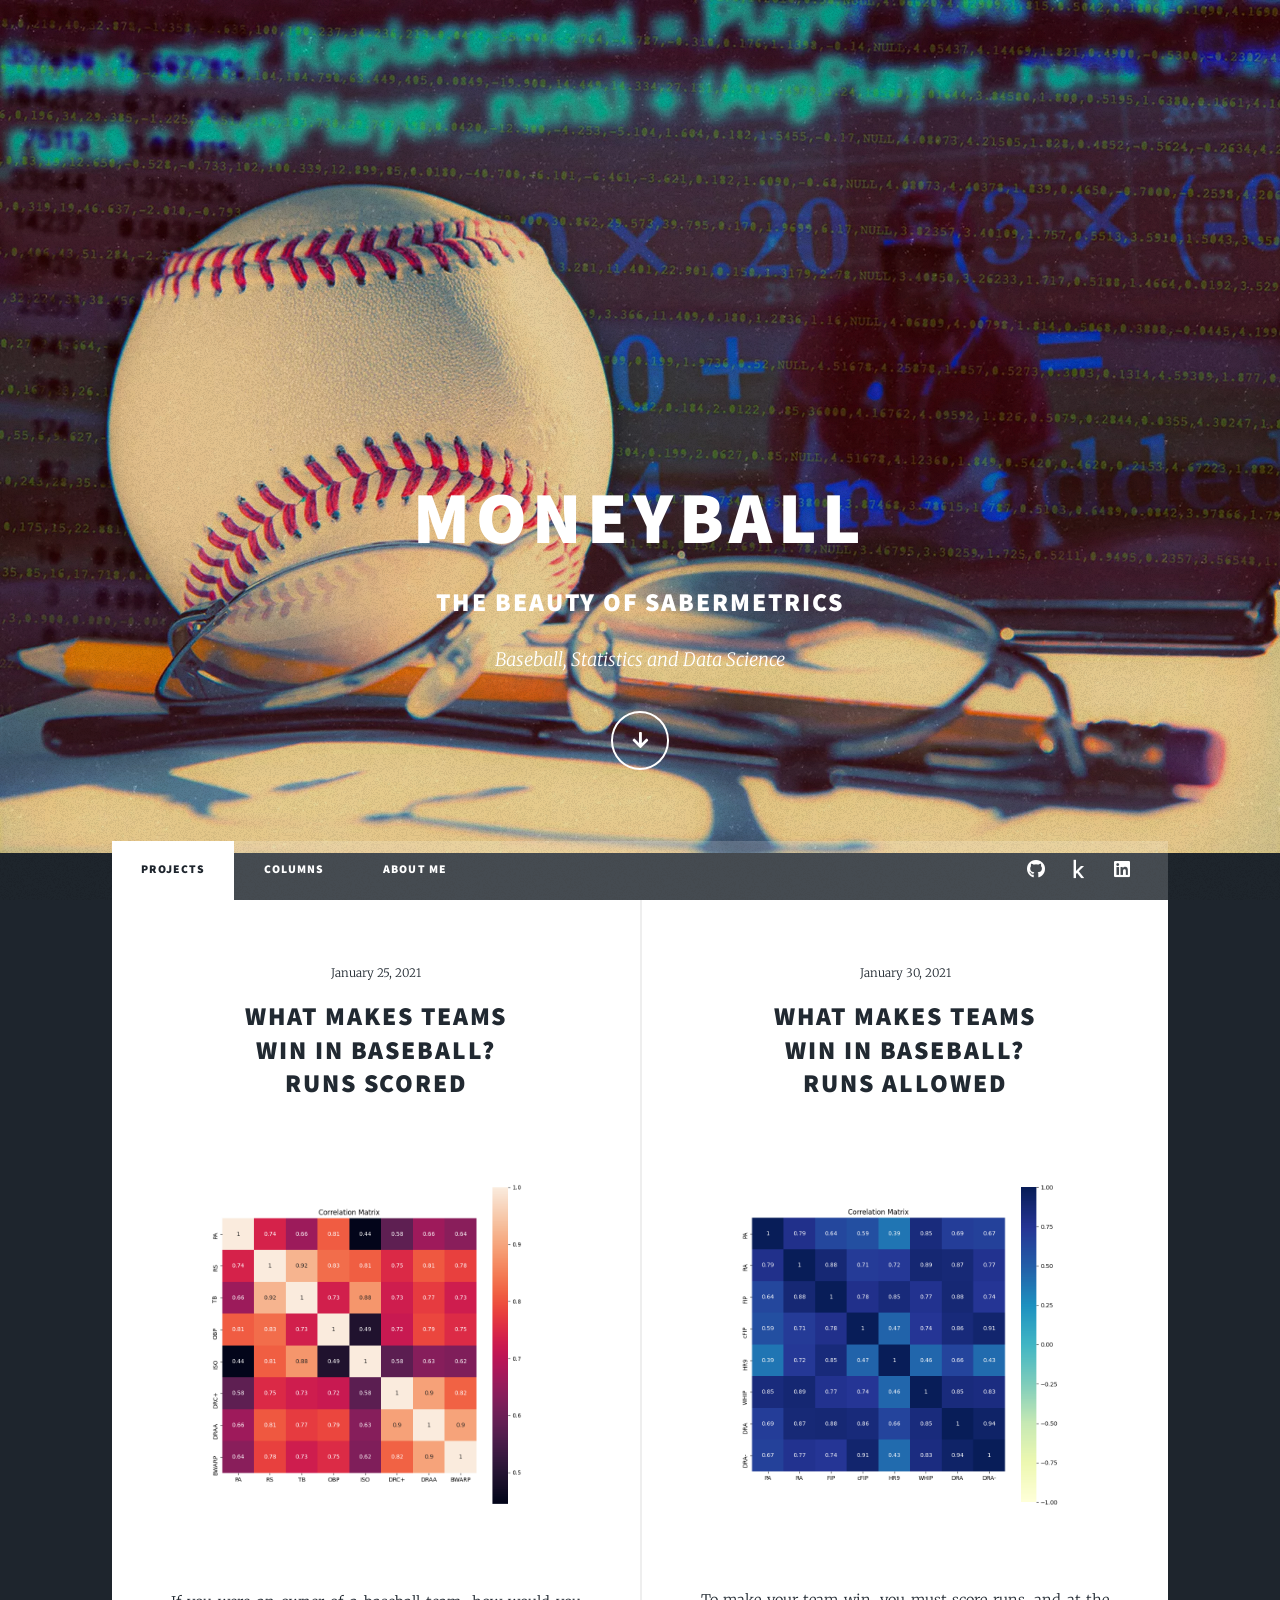
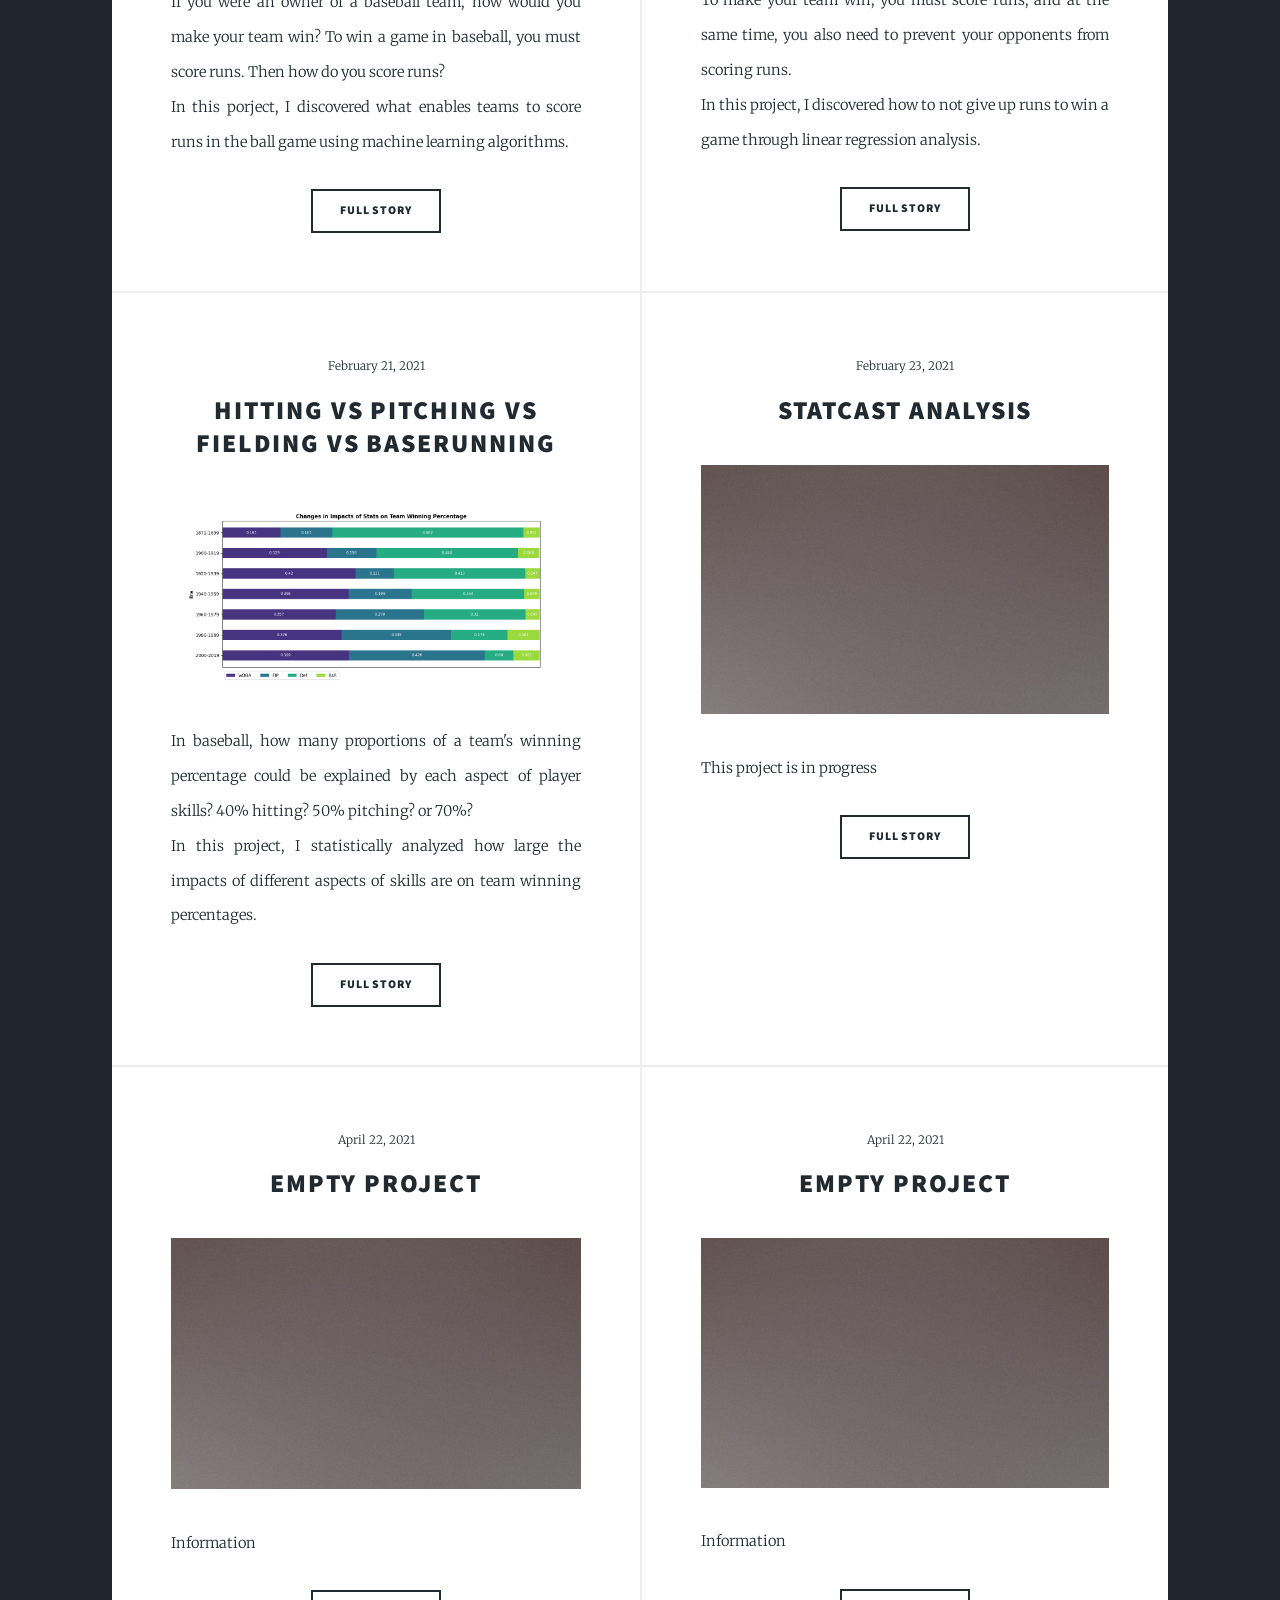
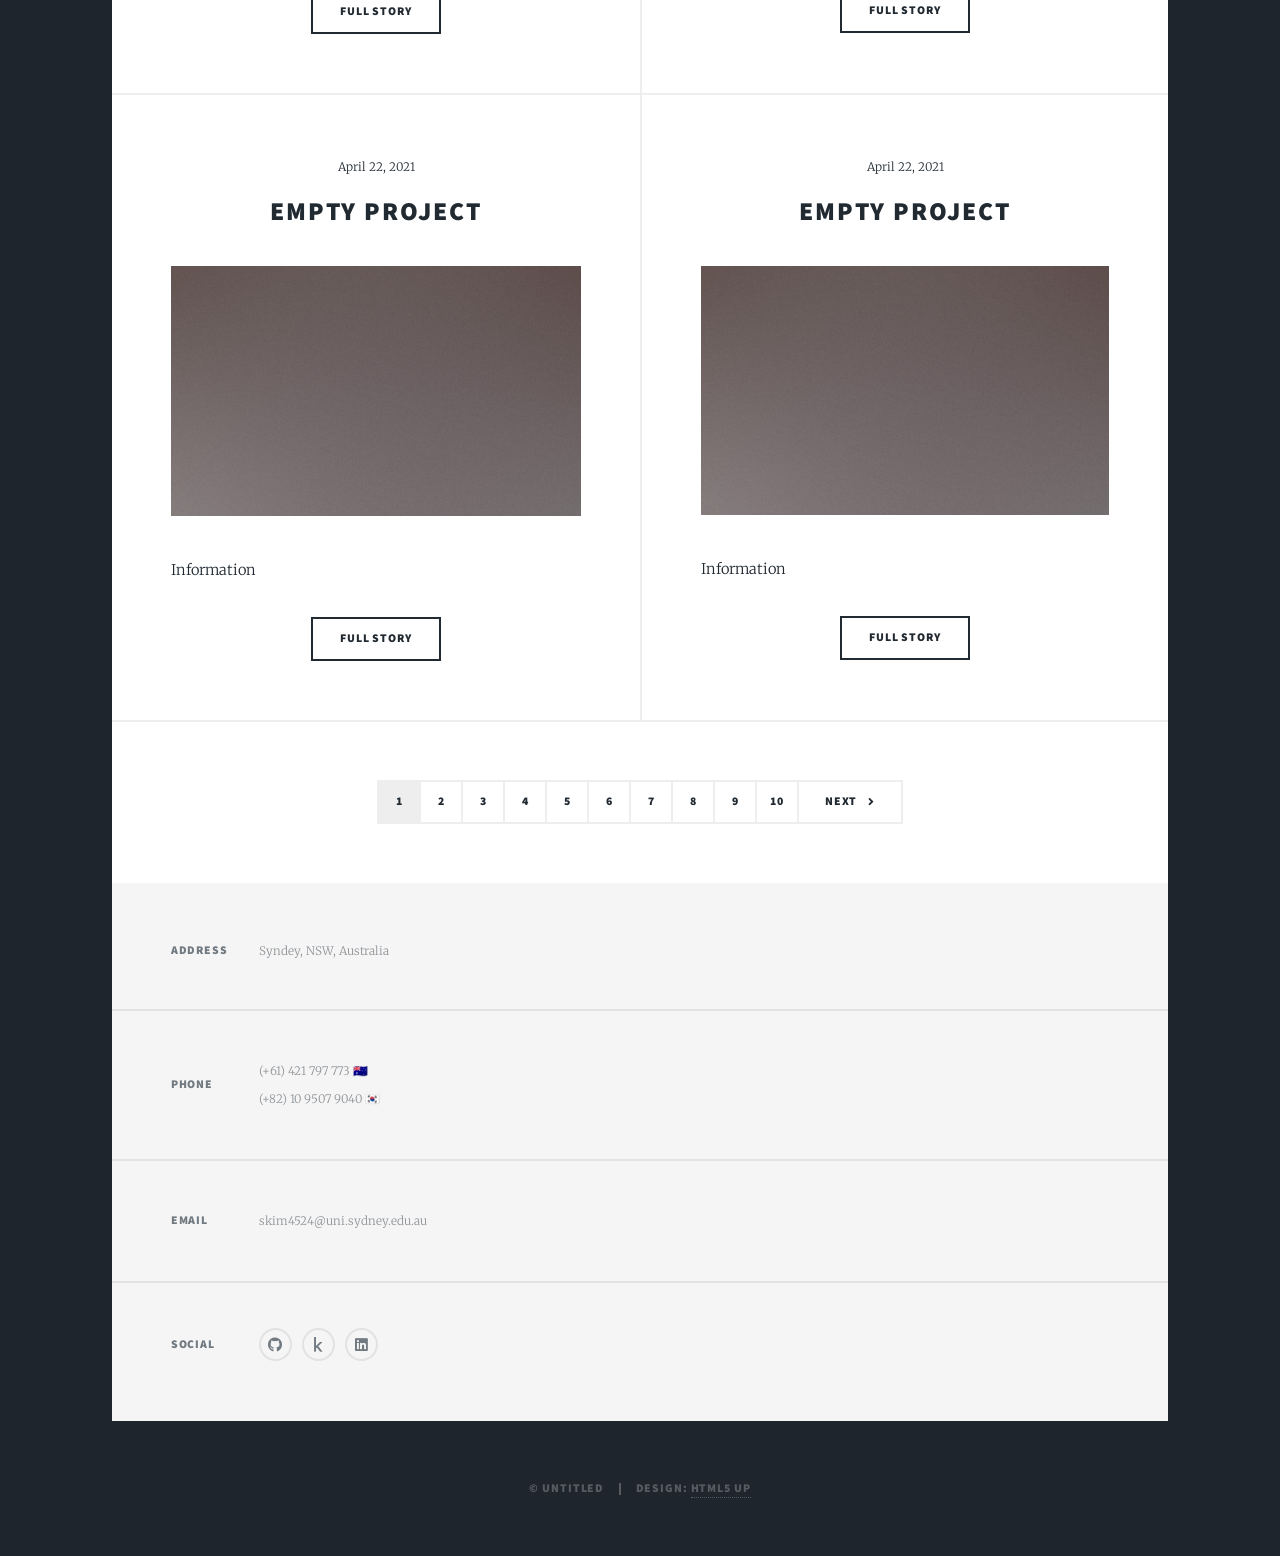
<file: index.html>
<!DOCTYPE HTML>
<!--
	Massively by HTML5 UP
	html5up.net | @ajlkn
	Free for personal and commercial use under the CCA 3.0 license (html5up.net/license)
-->
<html>
	<head>
		<title>Sanghyun's Portfolio</title>
		<meta charset="utf-8" />
		<meta name="viewport" content="width=device-width, initial-scale=1, user-scalable=no" />
		<link rel="stylesheet" href="assets/css/main.css" />
		<noscript><link rel="stylesheet" href="assets/css/noscript.css" /></noscript>
	</head>
	<body class="is-preload">

		<!-- Wrapper -->
			<div id="wrapper" class="fade-in">
				<!-- Intro -->
					<div id="intro">
						<h1>Moneyball<br />
						<h2>The Beauty of Sabermetrics</h2></h1>
						<p>Baseball, Statistics and Data Science <br /></p>
						<ul class="actions">
							<li><a href="#header" class="button icon solid solo fa-arrow-down scrolly">Continue</a></li>
						</ul>
					</div>

				<!-- Header -->
					<header id="header">
						<a href="index.html" class="logo">Sabermetrics</a>
					</header>

				<!-- Nav -->
					<nav id="nav">
						<ul class="links">
							<li class="active"><a href="index.html">Projects</a></li>
							<li><a href="generic.html">Columns</a></li>
							<li><a href="elements.html">About Me</a></li>
						</ul>
						<ul class="icons">
							<li><a href="https://github.com/shk204105" class="icon brands alt fa-github" target="_blank"><span class="label">GitHub</span></a></li>
							<li><a href="https://www.kaggle.com/sanghyunkim123" class="icon brands alt fa-kaggle" target="_blank"><span class="label">Kaggle</span></a></li>
							<li><a href="https://www.linkedin.com/in/sanghyun-kim-69498a192/" class="icon brands alt fa-linkedin" target="_blank"><span class="label">LinkedIn</span></a></li>
						</ul>
					</nav>

				<!-- Main -->
					<div id="main">

						<!-- Posts -->
							<section class="posts">
								<article>
									<header>
										<span class="date">January 25, 2021</span>
										<h2>What Makes Teams<br />
										Win in Baseball?<br />Runs Scored</h2>
									</header>
										<img src="images/corrMatrix_rs.png" class="image fit"/>
									<p>If you were an owner of a baseball team, how would you make your team win? To win a game in baseball, you must score runs. Then how do you score runs? <br/>
										In this porject, I discovered what enables teams to score runs in the ball game using machine learning algorithms. </p>
									<ul class="actions special">
										<li><a href="https://github.com/shk204105/MLB_Team_RunsScored_Prediction" class="button" target="_blank">Full Story</a></li>
									</ul>
								</article>
								<article>
									<header>
										<span class="date">January 30, 2021</span>
										<h2>What Makes Teams<br />
										Win in Baseball?<br />Runs Allowed</h2>
									</header>
										<img src="images/corrMatrix_ra.png" class="image fit"/>
									<p> To make your team win, you must score runs, and at the same time, you also need to prevent your opponents from scoring runs. <br/>
										In this project, I discovered how to not give up runs to win a game through linear regression analysis.</p>
									<ul class="actions special">
										<li><a href="https://github.com/shk204105/MLB_Team_RunsAllowed_Prediction" class="button" target="_blank">Full Story</a></li>
									</ul>
								</article>
								<article>
									<header>
										<span class="date">February 21, 2021</span>
										<h2>Hitting vs Pitching vs Fielding vs Baserunning<br /></h2>
									</header>
										<img src="images/Feature%20Importance.png" class="image fit"/>
									<p>In baseball, how many proportions of a team's winning percentage could be explained by each aspect of player skills? 40% hitting? 50% pitching? or 70%? <br/>
									In this project, I statistically analyzed how large the impacts of different aspects of skills are on team winning percentages.</p>
									<ul class="actions special">
										<li><a href="https://github.com/shk204105/Hitting-vs-Pitching-vs-Fielding-vs-Baserunning" class="button" target="_blank">Full Story</a></li>
									</ul>
								</article>
								<article>
									<header>
										<span class="date">February 23, 2021</span>
										<h2>Statcast Analysis<br /></h2>
									</header>
									<a href="#" class="image fit" target="_blank"><img src="images/pic03.jpg" alt="" /></a>
									<p>This project is in progress</p>
									<ul class="actions special">
										<li><a href="#" class="button" target="_blank">Full Story</a></li>
									</ul>
								</article>
								<article>
									<header>
										<span class="date">April 22, 2021</span>
										<h2>Empty Project<br /></h2>
									</header>
									<a href="#" class="image fit" target="_blank"><img src="images/pic03.jpg" alt="" /></a>
									<p>Information</p>
									<ul class="actions special">
										<li><a href="#" class="button" target="_blank">Full Story</a></li>
									</ul>
								</article>
								<article>
									<header>
										<span class="date">April 22, 2021</span>
										<h2>Empty Project<br /></h2>
									</header>
									<a href="#" class="image fit" target="_blank"><img src="images/pic03.jpg" alt="" /></a>
									<p>Information</p>
									<ul class="actions special">
										<li><a href="#" class="button" target="_blank">Full Story</a></li>
									</ul>
								</article>
								<article>
									<header>
										<span class="date">April 22, 2021</span>
										<h2>Empty Project<br /></h2>
									</header>
									<a href="#" class="image fit" target="_blank"><img src="images/pic03.jpg" alt="" /></a>
									<p>Information</p>
									<ul class="actions special">
										<li><a href="#" class="button" target="_blank">Full Story</a></li>
									</ul>
								</article>
								<article>
									<header>
										<span class="date">April 22, 2021</span>
										<h2>Empty Project<br /></h2>
									</header>
									<a href="#" class="image fit" target="_blank"><img src="images/pic03.jpg" alt="" /></a>
									<p>Information</p>
									<ul class="actions special">
										<li><a href="#" class="button" target="_blank">Full Story</a></li>
									</ul>
								</article>
							</section>

						<!-- Footer -->
							<footer>
								<div class="pagination">
									<!--<a href="#" class="previous">Prev</a>-->
									<a href="#" class="page active">1</a>
									<a href="#" class="page">2</a>
									<a href="#" class="page">3</a>
									<a href="#" class="page">4</a>
									<a href="#" class="page">5</a>
									<a href="#" class="page">6</a>
									<a href="#" class="page">7</a>
									<a href="#" class="page">8</a>
									<a href="#" class="page">9</a>
									<a href="#" class="page">10</a>
									<a href="#" class="next">Next</a>
								</div>
							</footer>

					</div>

				<!-- Footer -->
					<footer id="footer">
						<section class="split contact">
							<section class="alt">
								<h3>Address</h3>
								<p>Syndey, NSW, Australia<br /></p>
							</section>
							<section>
								<h3>Phone</h3>
								<p>(+61) 421 797 773 🇦🇺</br>
									(+82) 10 9507 9040 🇰🇷</p>
							</section>
							<section>
								<h3>Email</h3>
								<p>skim4524@uni.sydney.edu.au</p>
							</section>
							<section>
								<h3>Social</h3>
								<ul class="icons alt">
									<li><a href="https://github.com/shk204105" class="icon brands alt fa-github" target="_blank"><span class="label">GitHub</span></a></li>
									<li><a href="https://www.kaggle.com/sanghyunkim123" class="icon brands alt fa-kaggle" target="_blank"><span class="label">Kaggle</span></a></li>
									<li><a href="https://www.linkedin.com/in/sanghyun-kim-69498a192/" class="icon brands alt fa-linkedin" target="_blank"><span class="label">LinkedIn</span></a></li>
								</ul>
							</section>
						</section>
					</footer>

				<!-- Copyright -->
					<div id="copyright">
						<ul><li>&copy; Untitled</li><li>Design: <a href="https://html5up.net">HTML5 UP</a></li></ul>
					</div>

			</div>

		<!-- Scripts -->
			<script src="assets/js/jquery.min.js"></script>
			<script src="assets/js/jquery.scrollex.min.js"></script>
			<script src="assets/js/jquery.scrolly.min.js"></script>
			<script src="assets/js/browser.min.js"></script>
			<script src="assets/js/breakpoints.min.js"></script>
			<script src="assets/js/util.js"></script>
			<script src="assets/js/main.js"></script>
	</body>
</html>
</file>
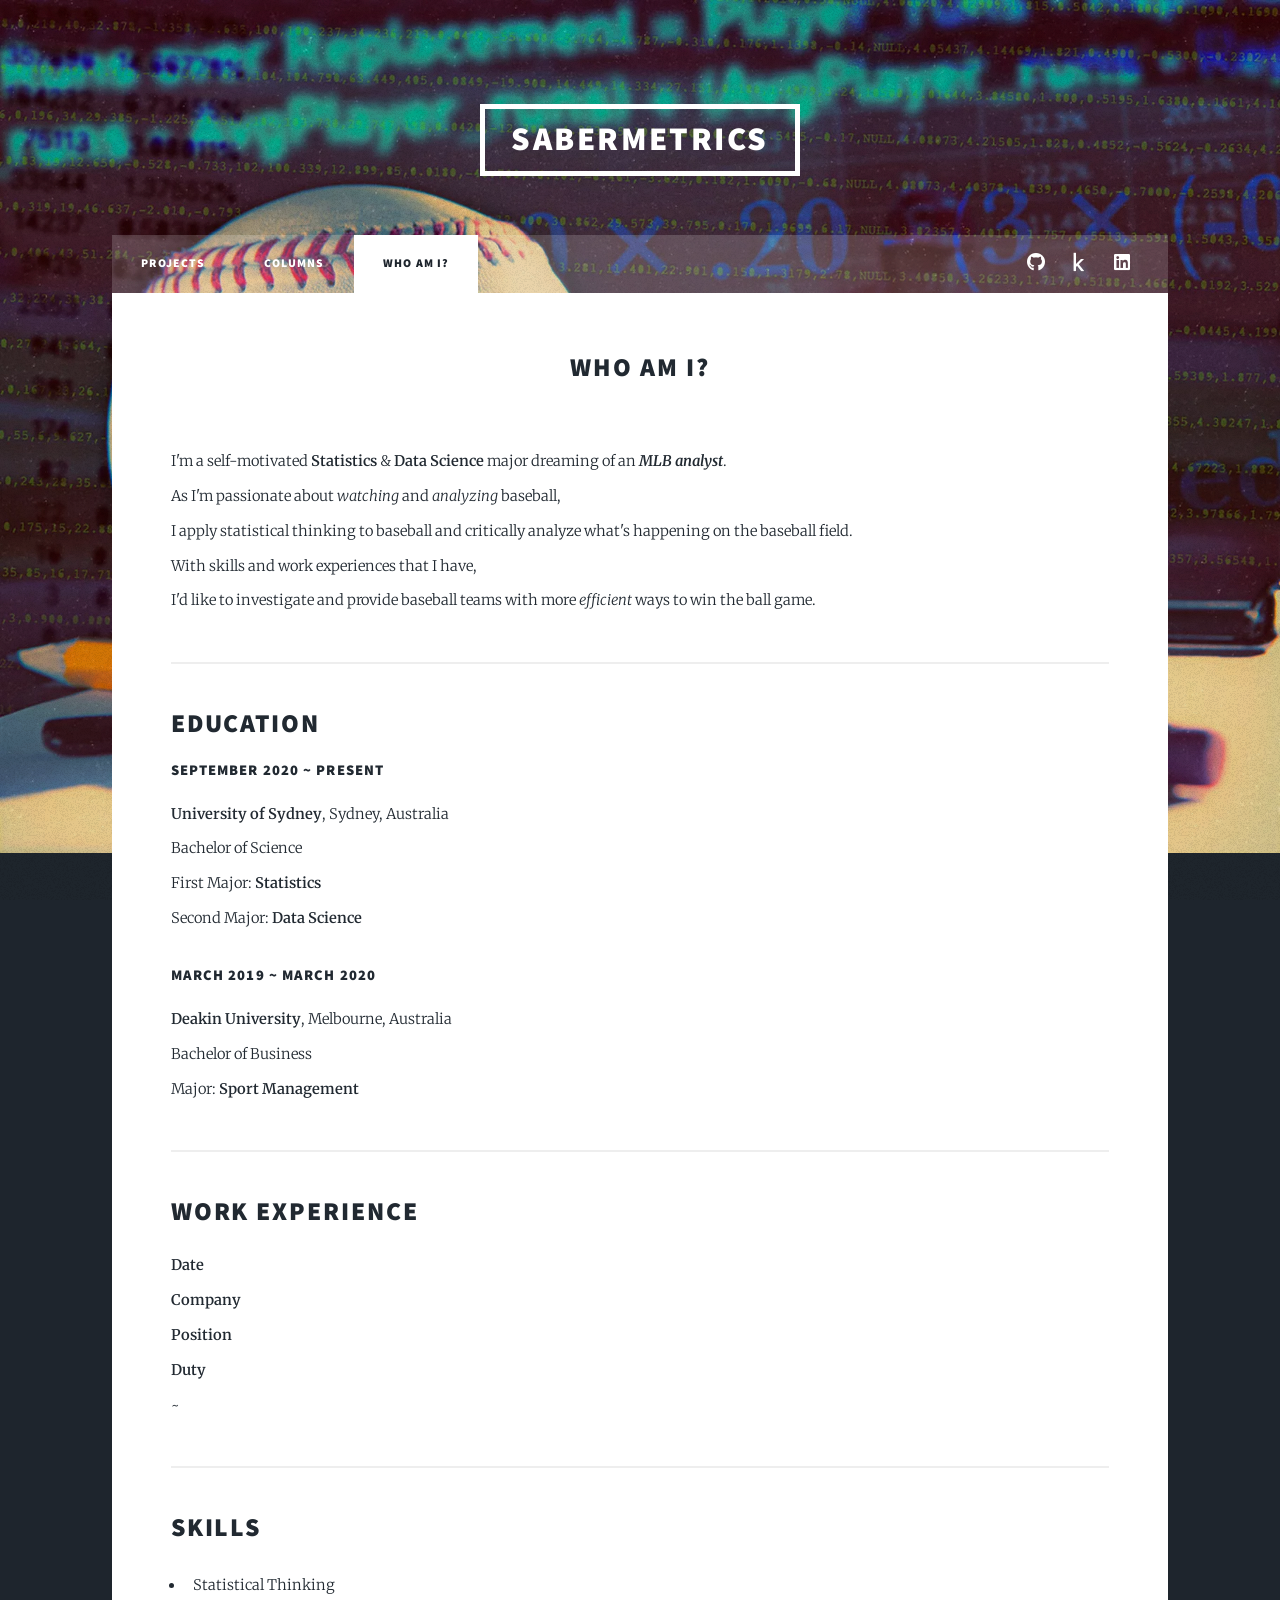
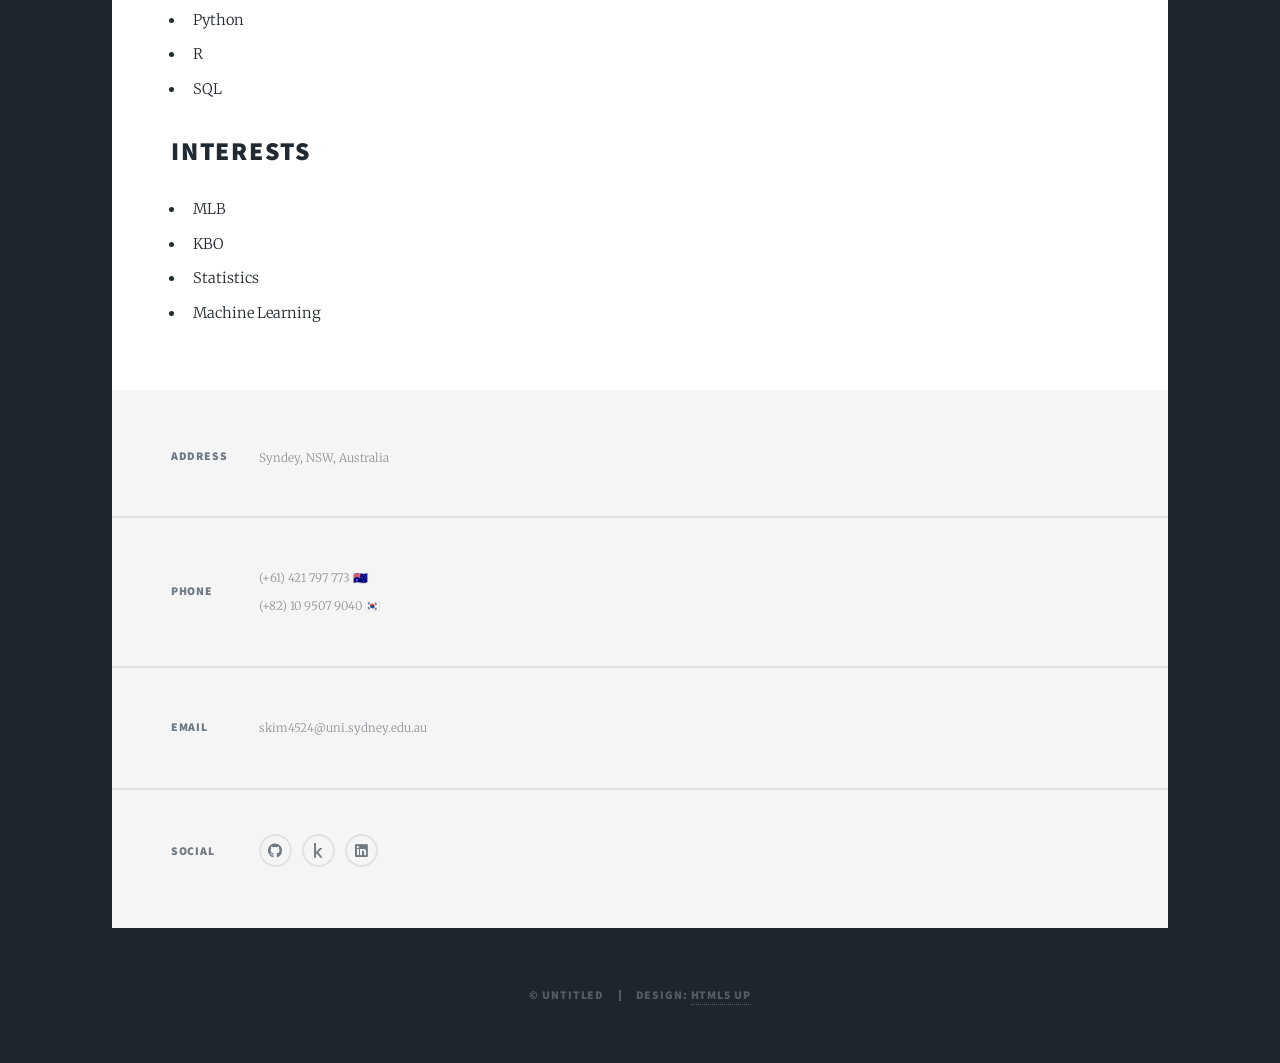
<file: elements.html>
<!DOCTYPE HTML>
<!--
	Massively by HTML5 UP
	html5up.net | @ajlkn
	Free for personal and commercial use under the CCA 3.0 license (html5up.net/license)
-->
<html>
	<head>
		<title>Who am I?</title>
		<meta charset="utf-8" />
		<meta name="viewport" content="width=device-width, initial-scale=1, user-scalable=no" />
		<link rel="stylesheet" href="assets/css/main.css" />
		<noscript><link rel="stylesheet" href="assets/css/noscript.css" /></noscript>
	</head>
	<body class="is-preload">

		<!-- Wrapper -->
			<div id="wrapper">

				<!-- Header -->
					<header id="header">
						<a href="index.html" class="logo">Sabermetrics</a>
					</header>

				<!-- Nav -->
					<nav id="nav">
						<ul class="links">
							<li><a href="index.html">Projects</a></li>
							<li><a href="generic.html">Columns</a></li>
							<li class="active"><a href="elements.html">Who am I?</a></li>
						</ul>
						<ul class="icons">
							<li><a href="https://github.com/shk204105" class="icon brands alt fa-github"><span class="label">GitHub</span></a></li>
							<li><a href="https://www.kaggle.com/sanghyunkim123" class="icon brands alt fa-kaggle"><span class="label">Kaggle</span></a></li>
							<li><a href="https://www.linkedin.com/in/sanghyun-kim-69498a192/" class="icon brands alt fa-linkedin"><span class="label">LinkedIn</span></a></li>
						</ul>
					</nav>

				<!-- Main -->
					<div id="main">

						<!-- Post -->
							<section class="po	st">
								<header class="major">
									<h2>Who am I?<br /></h2>
								</header>
								<!-- Text stuff -->
								<p>I'm a self-motivated <b>Statistics</b> & <b>Data Science</b> major dreaming of an <b><i>MLB analyst</i></b>. <br />
										As I'm passionate about <i>watching</i> and <i>analyzing</i> baseball, <br />
										I apply statistical thinking to baseball and critically analyze what's happening on the baseball field. <br/>
										With skills and work experiences that I have, <br/>
										I'd like to investigate and provide baseball teams with more <i>efficient</i> ways to win the ball game.
									<hr />
									<header>
										<h2>Education</h2>
										<p> <h4>September 2020 ~ Present </h4>
										<b>University of Sydney</b>, Sydney, Australia <br />
										Bachelor of Science <br />
										First Major: <b>Statistics</b> <br/>
										Second Major: <b>Data Science</b> <br/>

										<p> <h4>March 2019 ~ March 2020 </h4>
										<b>Deakin University</b>, Melbourne, Australia <br />
										Bachelor of Business <br />
										Major: <b>Sport Management</b> <hr/>
									</header>
									<header>
										<h2>Work Experience</h2>
										<p></p>
									</header>
									<header>
										<b>Date</b> <br/>
										<b>Company</b> <br/>
										<b>Position</b> <br/>
										<b>Duty</b>
									</header>
									<p>~</p>

									<hr />

								<!-- Lists -->
									<h2>Skills</h2>
									<div class="row">
										<div class="col-6 col-12-small">
											<ul>
												<li>Statistical Thinking</li>
												<li>Python</li>
												<li>R</li>
												<li>SQL</li>
											</ul>

											<h2>Interests</h2>
											<ul class="alt">
												<li>MLB</li>
												<li>KBO</li>
												<li>Statistics</li>
												<li>Machine Learning</li>
											</ul>

										</div>
									</div>
							</section>
						</div>

				<!-- Footer -->
					<footer id="footer">
						<section class="split contact">
							<section class="alt">
								<h3>Address</h3>
								<p>Syndey, NSW, Australia<br /></p>
							</section>
							<section>
								<h3>Phone</h3>
								<p>(+61) 421 797 773 🇦🇺</br>
									(+82) 10 9507 9040 🇰🇷</p>
							</section>
							<section>
								<h3>Email</h3>
								<p>skim4524@uni.sydney.edu.au</p>
							</section>
							<section>
								<h3>Social</h3>
								<ul class="icons alt">
									<li><a href="https://github.com/shk204105" class="icon brands alt fa-github" target="_blank"><span class="label">GitHub</span></a></li>
									<li><a href="https://www.kaggle.com/sanghyunkim123" class="icon brands alt fa-kaggle" target="_blank"><span class="label">Kaggle</span></a></li>
									<li><a href="https://www.linkedin.com/in/sanghyun-kim-69498a192/" class="icon brands alt fa-linkedin" target="_blank"><span class="label">LinkedIn</span></a></li>
								</ul>
							</section>
						</section>
					</footer>

				<!-- Copyright -->
					<div id="copyright">
						<ul><li>&copy; Untitled</li><li>Design: <a href="https://html5up.net">HTML5 UP</a></li></ul>
					</div>

			</div>

		<!-- Scripts -->
			<script src="assets/js/jquery.min.js"></script>
			<script src="assets/js/jquery.scrollex.min.js"></script>
			<script src="assets/js/jquery.scrolly.min.js"></script>
			<script src="assets/js/browser.min.js"></script>
			<script src="assets/js/breakpoints.min.js"></script>
			<script src="assets/js/util.js"></script>
			<script src="assets/js/main.js"></script>

	</body>
</html>
</file>
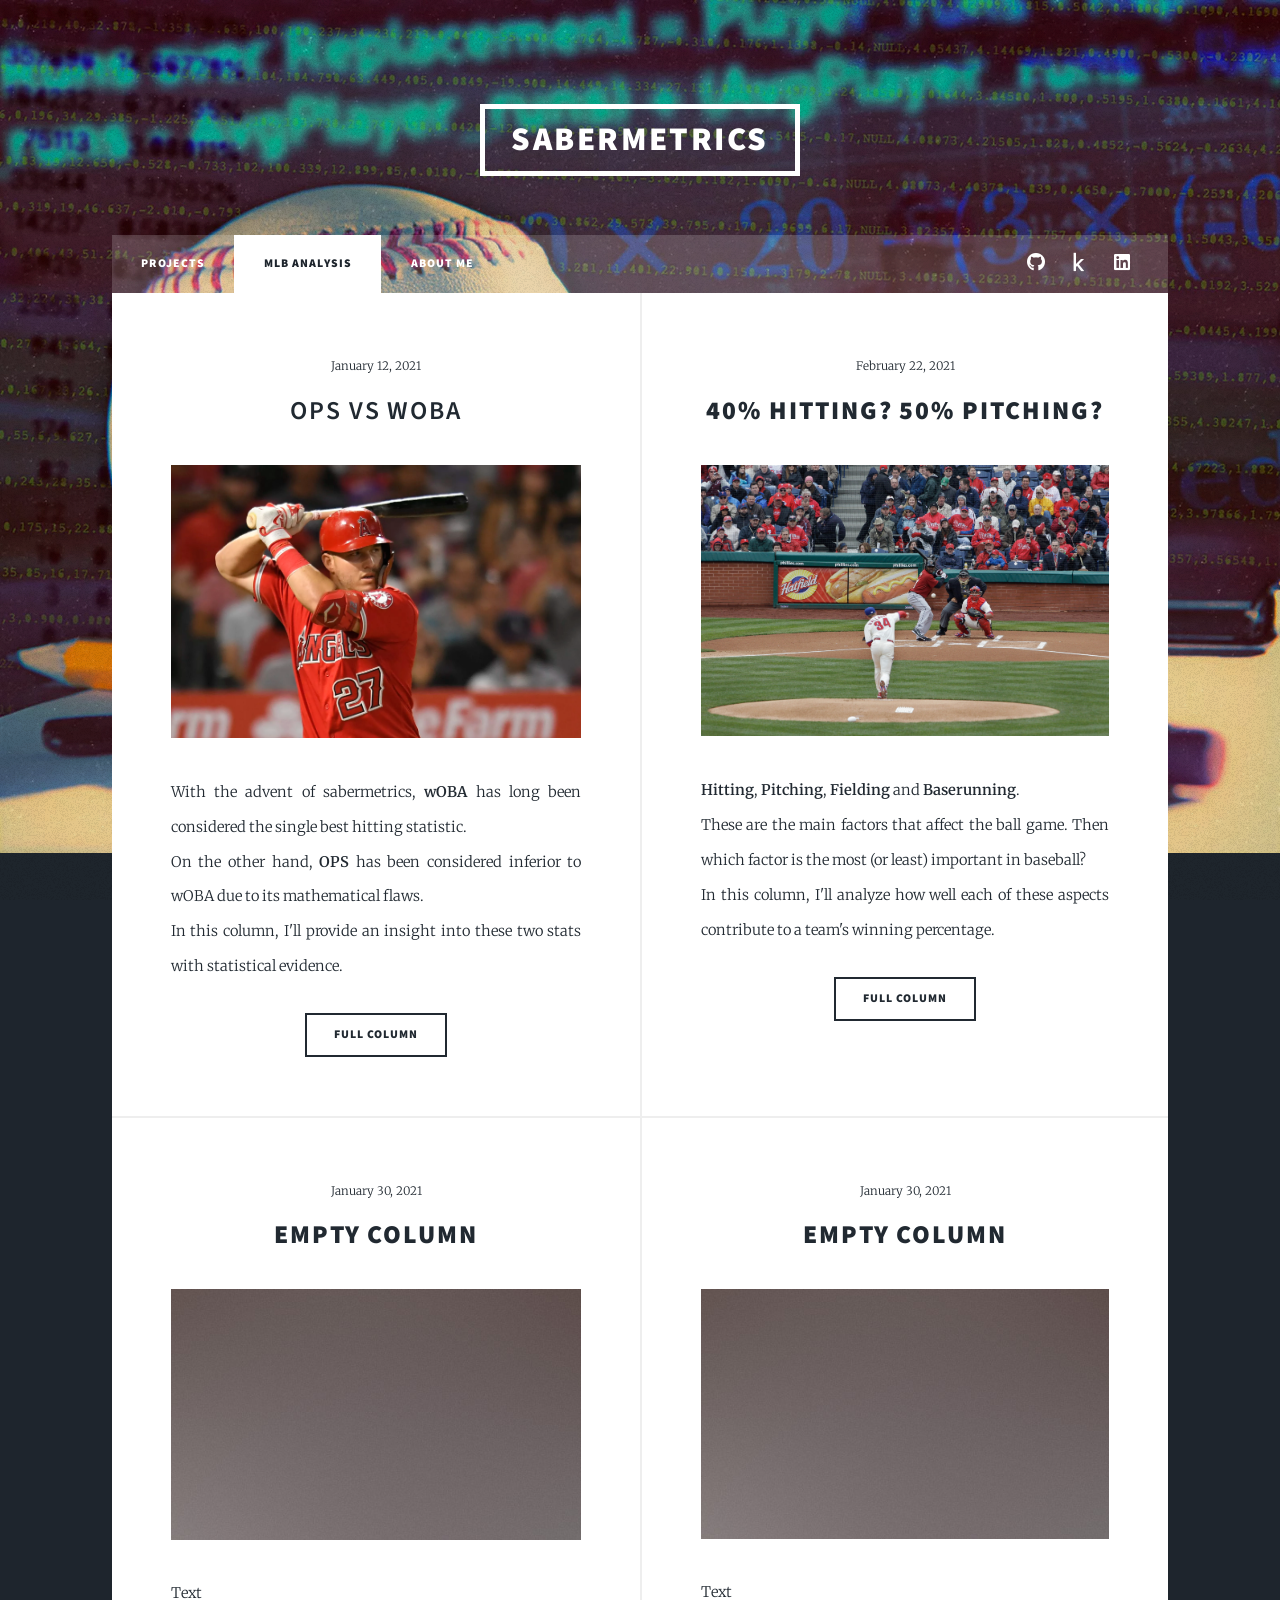
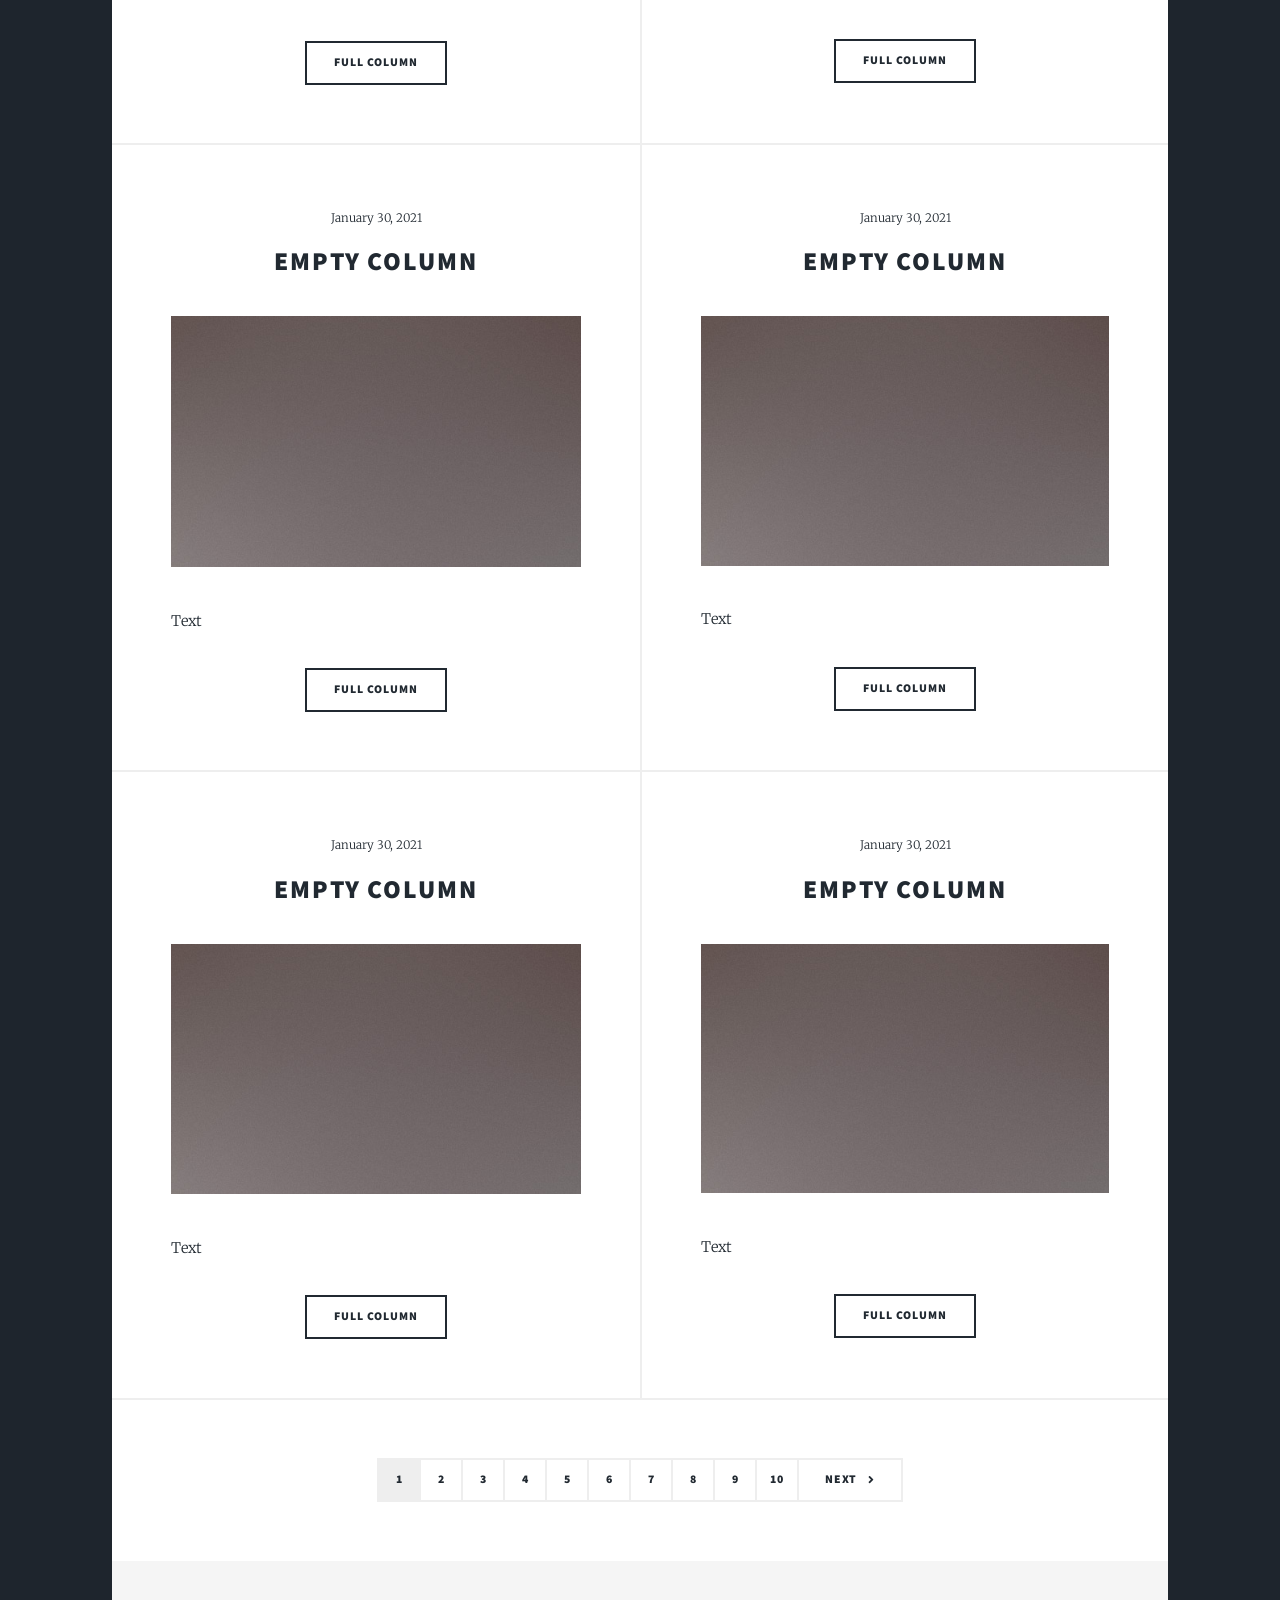
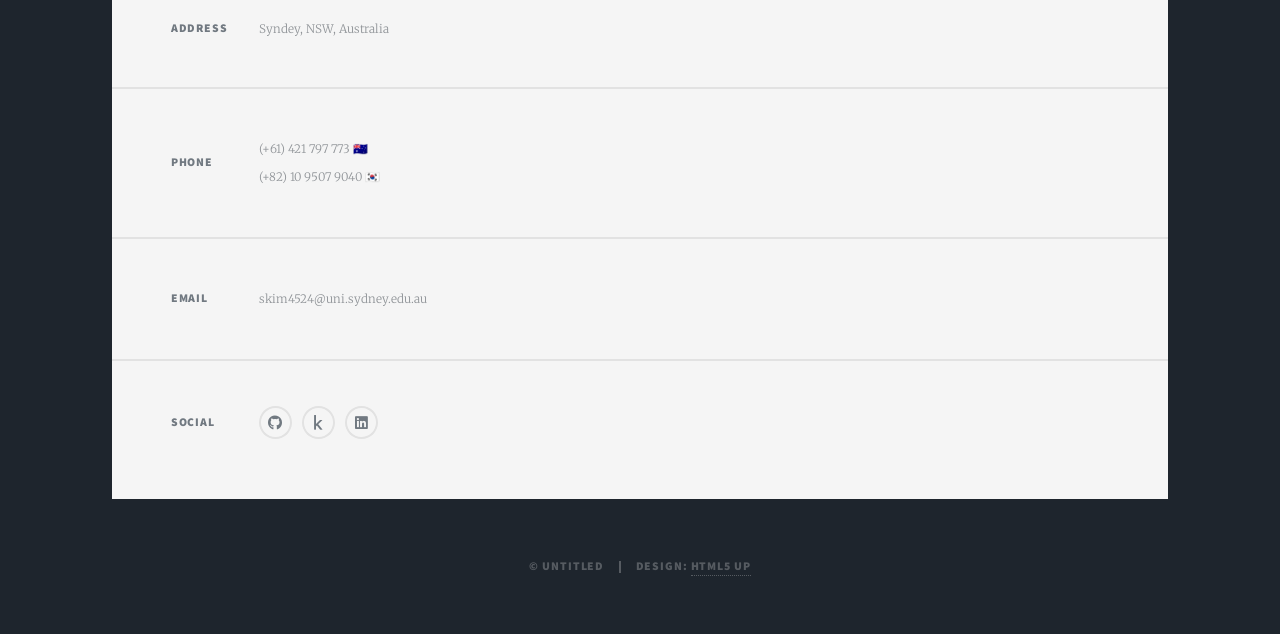
<file: generic.html>
<!DOCTYPE HTML>
<!--
	Massively by HTML5 UP
	html5up.net | @ajlkn
	Free for personal and commercial use under the CCA 3.0 license (html5up.net/license)
-->
<html>
	<head>
		<title>MLB Analysis Columns</title>
		<meta charset="utf-8" />
		<meta name="viewport" content="width=device-width, initial-scale=1, user-scalable=no" />
		<link rel="stylesheet" href="assets/css/main.css" />
		<noscript><link rel="stylesheet" href="assets/css/noscript.css" /></noscript>
	</head>
	<body class="is-preload">
		<!-- Wrapper -->
			<div id="wrapper">

				<!-- Header -->
					<header id="header">
						<a href="index.html" class="logo">Sabermetrics</a>
					</header>

				<!-- Nav -->
					<nav id="nav">
						<ul class="links">
							<li><a href="index.html">Projects</a></li>
							<li class="active"><a href="generic.html">MLB Analysis</a></li>
							<li><a href="elements.html">About Me</a></li>
						</ul>
						<ul class="icons">
							<li><a href="https://github.com/shk204105" class="icon brands alt fa-github"><span class="label">GitHub</span></a></li>
							<li><a href="https://www.kaggle.com/sanghyunkim123" class="icon brands alt fa-kaggle"><span class="label">Kaggle</span></a></li>
							<li><a href="https://www.linkedin.com/in/sanghyun-kim-69498a192/" class="icon brands alt fa-linkedin"><span class="label">LinkedIn</span></a></li>
						</ul>
					</nav>

				<!-- Main -->
					<div id="main">

						<!-- Posts -->
							<section class="posts">
								<article>
									<header>
										<span class="date">January 12, 2021</span>
										<h2><b>OPS vs wOBA</b></h2>
									</header>
										<img src="images/Mike%20Trout.jpg" class="image fit"/>
									<p> With the advent of sabermetrics, <b>wOBA</b> has long been considered the single best hitting statistic. </br>
										On the other hand, <b>OPS</b> has been considered inferior to wOBA due to its mathematical flaws. </br>
										In this column, I'll provide an insight into these two stats with statistical evidence.</p>
									<ul class="actions special">
										<li><a href="ops_woba_column.html" class="button">Full Column</a></li>
									</ul>
								</article>
								<article>
									<header>
										<span class="date">February 22, 2021</span>
										<h2>40% Hitting? 50% Pitching? </h2>
									</header>
										<img src="images/111358666_original.jpg" class="image fit"/>
									<p> <b>Hitting</b>, <b>Pitching</b>, <b>Fielding</b> and <b>Baserunning</b>. </br>
									These are the main factors that affect the ball game. Then which factor is the most (or least) important in baseball? </br>
									In this column, I'll analyze how well each of these aspects contribute to a team's winning percentage.</p>
									<ul class="actions special">
										<li><a href="skill_column.html" class="button">Full Column</a></li>
									</ul>
								</article>
								<article>
									<header>
										<span class="date">January 30, 2021</span>
										<h2>Empty Column</h2>
									</header>
										<img src="images/pic03.jpg" class="image fit"/>
									<p> Text </p>
									<ul class="actions special">
										<li><a href="#" class="button">Full Column</a></li>
									</ul>
								</article>
								<article>
									<header>
										<span class="date">January 30, 2021</span>
										<h2>Empty Column</h2>
									</header>
										<img src="images/pic03.jpg" class="image fit"/>
									<p> Text </p>
									<ul class="actions special">
										<li><a href="#" class="button">Full Column</a></li>
									</ul>
								</article>
								<article>
									<header>
										<span class="date">January 30, 2021</span>
										<h2>Empty Column</h2>
									</header>
										<img src="images/pic03.jpg" class="image fit"/>
									<p> Text </p>
									<ul class="actions special">
										<li><a href="#" class="button">Full Column</a></li>
									</ul>
								</article>
								<article>
									<header>
										<span class="date">January 30, 2021</span>
										<h2>Empty Column</h2>
									</header>
										<img src="images/pic03.jpg" class="image fit"/>
									<p> Text </p>
									<ul class="actions special">
										<li><a href="#" class="button">Full Column</a></li>
									</ul>
								</article>
								<article>
									<header>
										<span class="date">January 30, 2021</span>
										<h2>Empty Column</h2>
									</header>
										<img src="images/pic03.jpg" class="image fit"/>
									<p> Text </p>
									<ul class="actions special">
										<li><a href="#" class="button">Full Column</a></li>
									</ul>
								</article>
								<article>
									<header>
										<span class="date">January 30, 2021</span>
										<h2>Empty Column</h2>
									</header>
										<img src="images/pic03.jpg" class="image fit"/>
									<p> Text </p>
									<ul class="actions special">
										<li><a href="#" class="button">Full Column</a></li>
									</ul>
								</article>
							</section>

						<!-- Footer -->
							<footer>
								<div class="pagination">
									<!--<a href="#" class="previous">Prev</a>-->
									<a href="#" class="page active">1</a>
									<a href="#" class="page">2</a>
									<a href="#" class="page">3</a>
									<a href="#" class="page">4</a>
									<a href="#" class="page">5</a>
									<a href="#" class="page">6</a>
									<a href="#" class="page">7</a>
									<a href="#" class="page">8</a>
									<a href="#" class="page">9</a>
									<a href="#" class="page">10</a>
									<a href="#" class="next">Next</a>
								</div>
							</footer>

					</div>

				<!-- Footer -->
					<footer id="footer">
						<section class="split contact">
							<section class="alt">
								<h3>Address</h3>
								<p>Syndey, NSW, Australia<br /></p>
							</section>
							<section>
								<h3>Phone</h3>
								<p>(+61) 421 797 773 🇦🇺</br>
									(+82) 10 9507 9040 🇰🇷</p>
							</section>
							<section>
								<h3>Email</h3>
								<p>skim4524@uni.sydney.edu.au</p>
							</section>
							<section>
								<h3>Social</h3>
								<ul class="icons alt">
									<li><a href="https://github.com/shk204105" class="icon brands alt fa-github" target="_blank"><span class="label">GitHub</span></a></li>
									<li><a href="https://www.kaggle.com/sanghyunkim123" class="icon brands alt fa-kaggle" target="_blank"><span class="label">Kaggle</span></a></li>
									<li><a href="https://www.linkedin.com/in/sanghyun-kim-69498a192/" class="icon brands alt fa-linkedin" target="_blank"><span class="label">LinkedIn</span></a></li>
								</ul>
							</section>
						</section>
					</footer>

				<!-- Copyright -->
					<div id="copyright">
						<ul><li>&copy; Untitled</li><li>Design: <a href="https://html5up.net">HTML5 UP</a></li></ul>
					</div>

			</div>

		<!-- Scripts -->
			<script src="assets/js/jquery.min.js"></script>
			<script src="assets/js/jquery.scrollex.min.js"></script>
			<script src="assets/js/jquery.scrolly.min.js"></script>
			<script src="assets/js/browser.min.js"></script>
			<script src="assets/js/breakpoints.min.js"></script>
			<script src="assets/js/util.js"></script>
			<script src="assets/js/main.js"></script>
	</body>
</html>
</file>
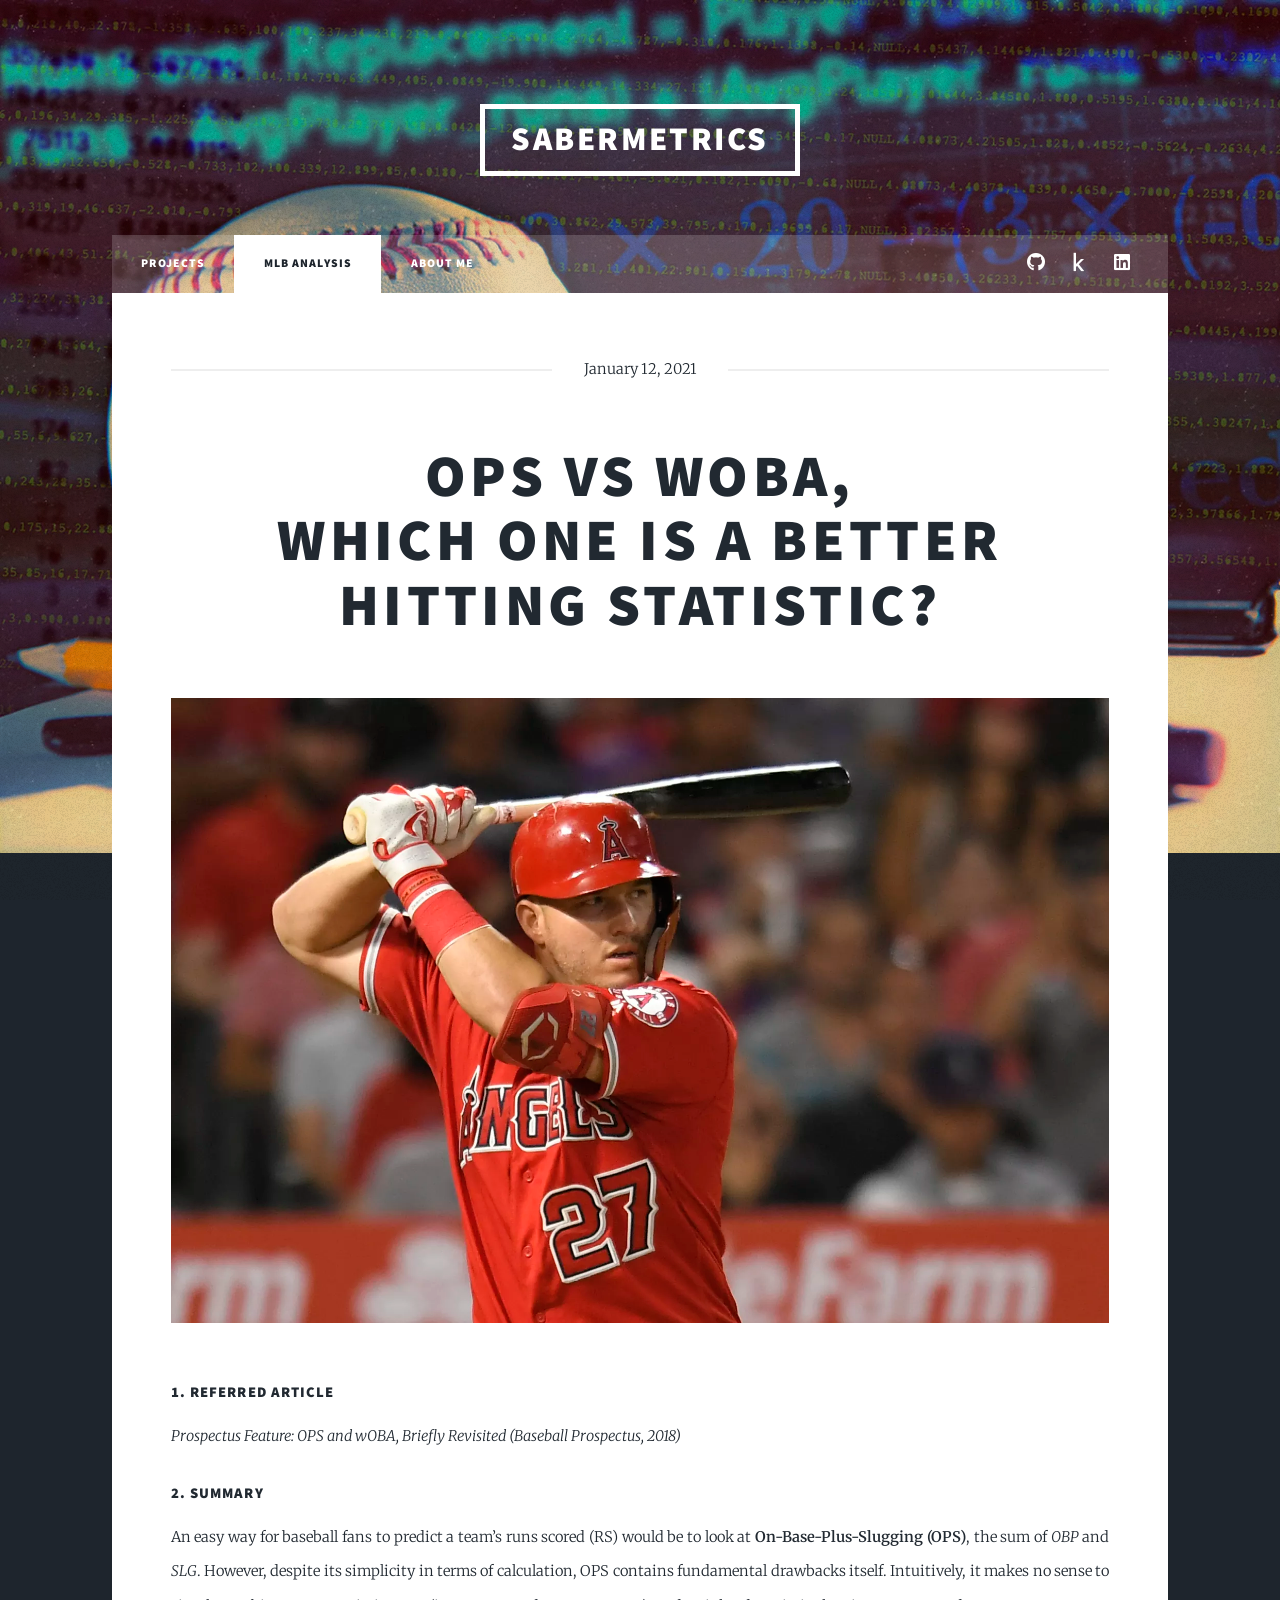
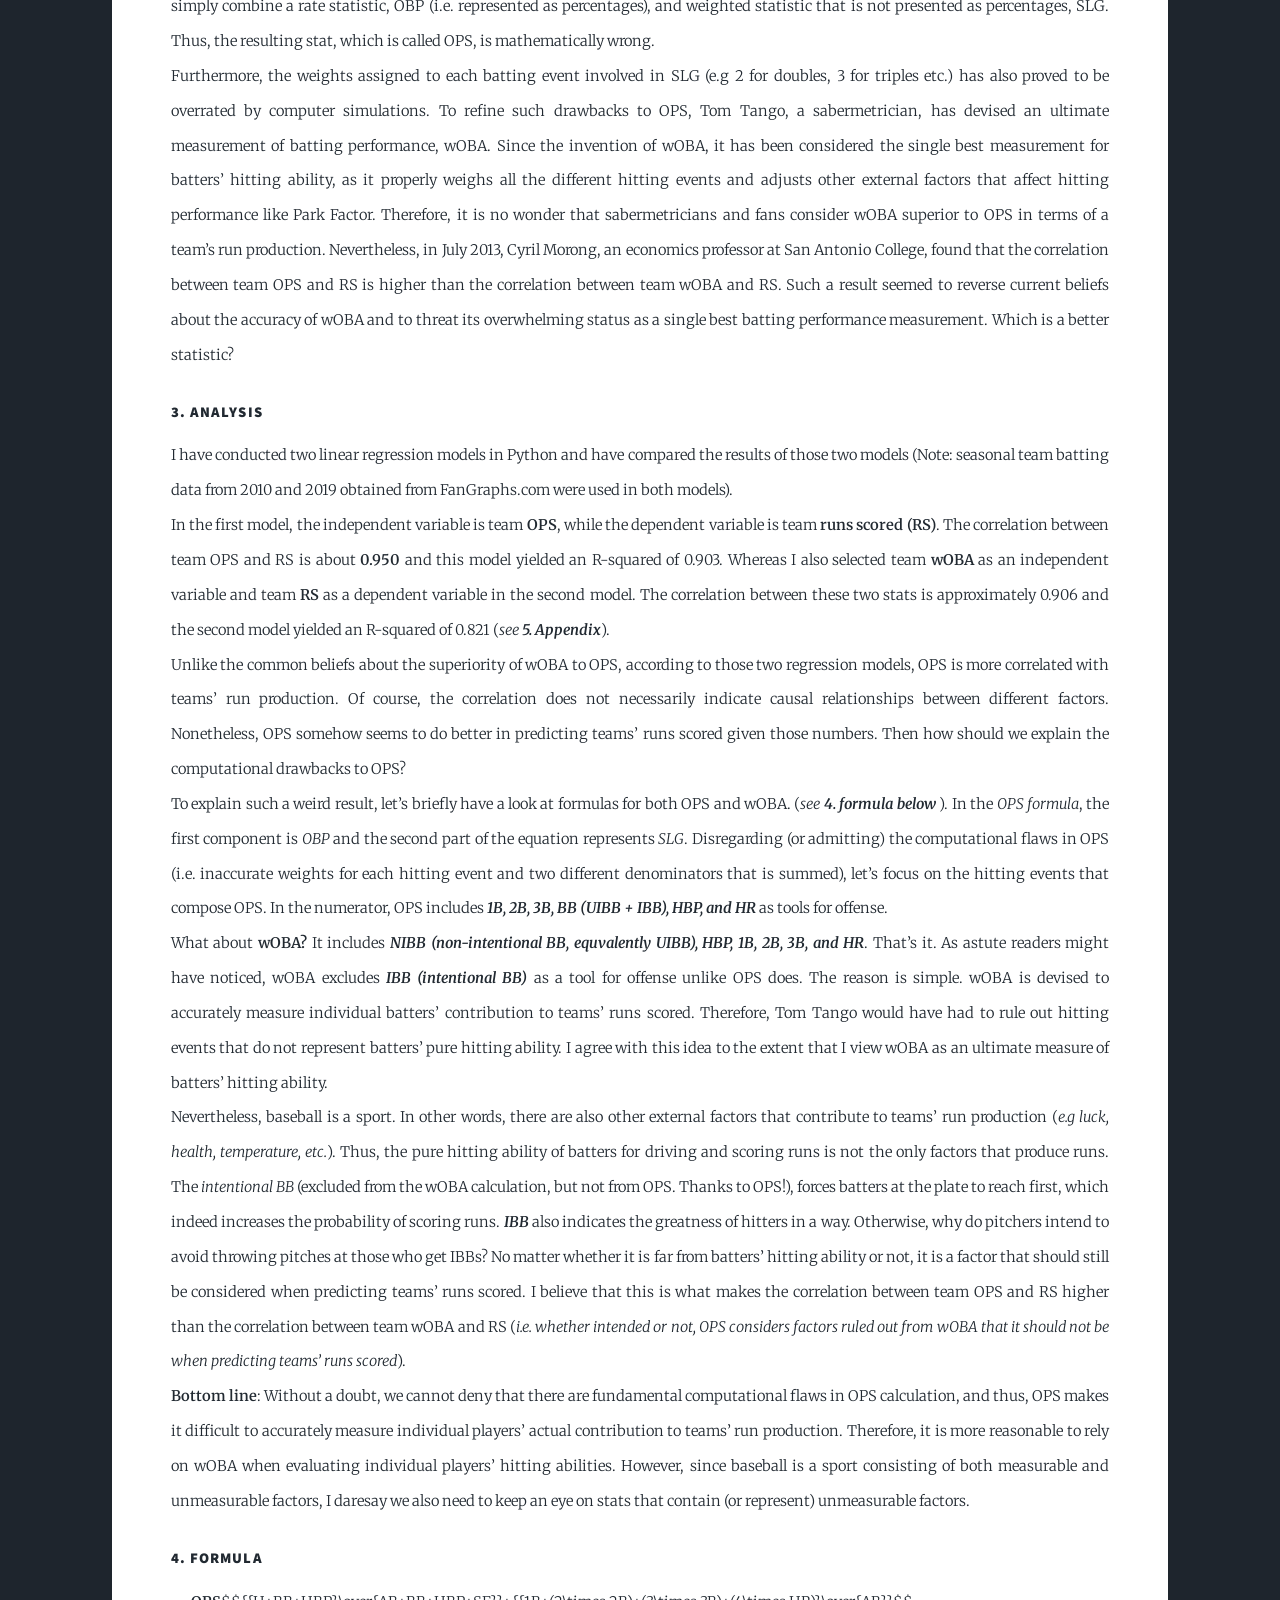
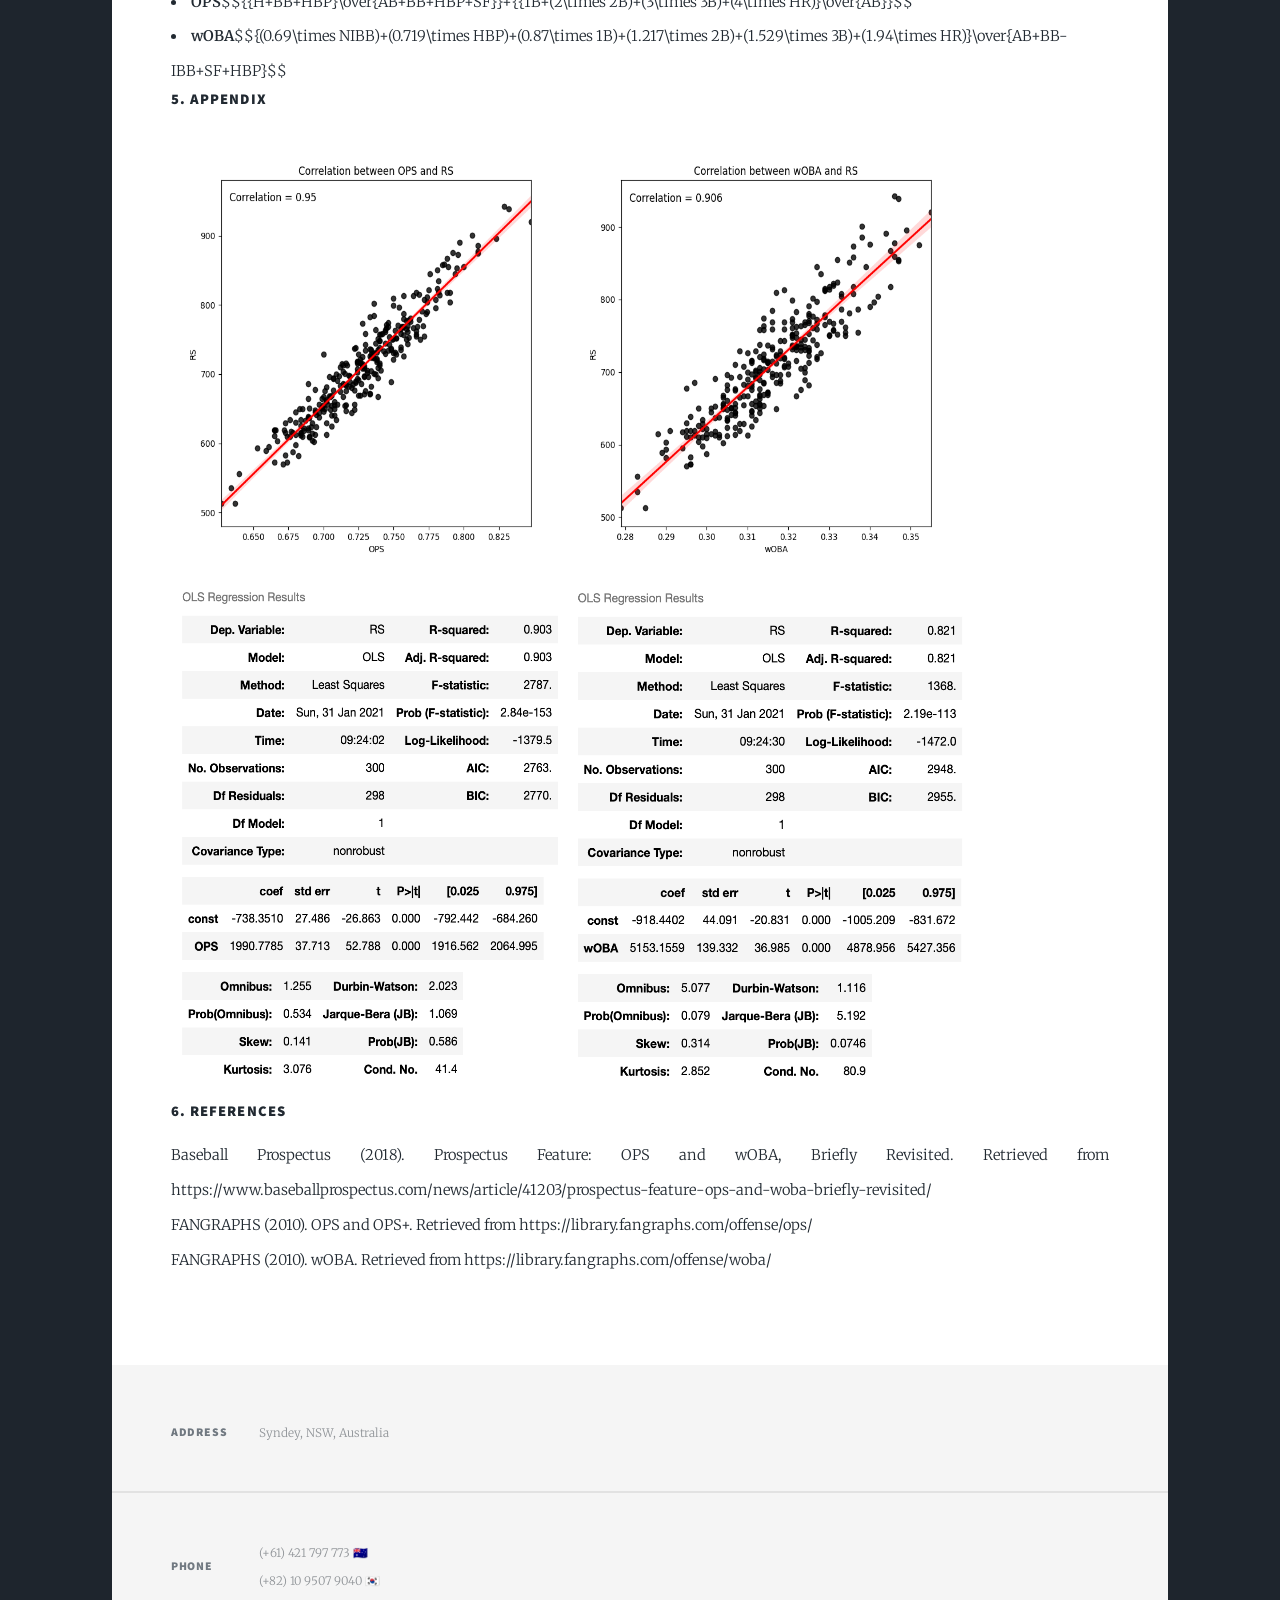
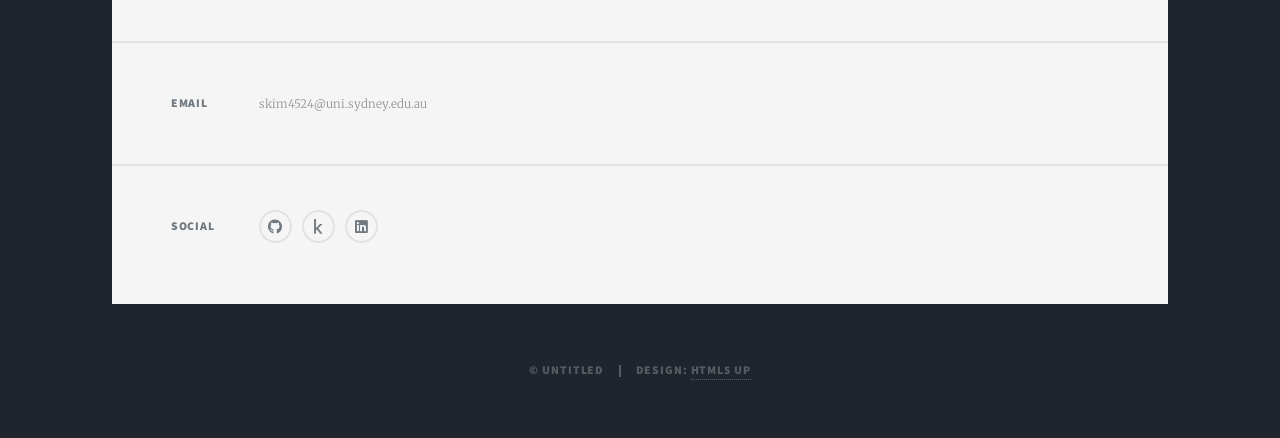
<file: ops_woba_column.html>
<!DOCTYPE HTML>
<!--
	Massively by HTML5 UP
	html5up.net | @ajlkn
	Free for personal and commercial use under the CCA 3.0 license (html5up.net/license)
-->
<html xmlns="http://www.w3.org/1999/html">
	<head>
		<title>MLB Analysis</title>
		<meta charset="utf-8" />
		<meta name="viewport" content="width=device-width, initial-scale=1, user-scalable=no" />
		<link rel="stylesheet" href="assets/css/main.css" />
		<noscript><link rel="stylesheet" href="assets/css/noscript.css" /></noscript>
		<SCRIPT SRC='https://cdn.mathjax.org/mathjax/latest/MathJax.js?config=TeX-AMS-MML_HTMLorMML'></SCRIPT>
		<SCRIPT>MathJax.Hub.Config({ tex2jax: {inlineMath: [['$','$'], ['\\(','\\)']]}})</SCRIPT>
	</head>
	<body class="is-preload">

		<!-- Wrapper -->
			<div id="wrapper">

				<!-- Header -->
					<header id="header">
						<a href="index.html" class="logo">Sabermetrics</a>
					</header>

				<!-- Nav -->
					<nav id="nav">
						<ul class="links">
							<li><a href="index.html">Projects</a></li>
							<li class="active"><a href="generic.html">MLB Analysis</a></li>
							<li><a href="elements.html">About Me</a></li>
						</ul>
						<ul class="icons">
							<li><a href="https://github.com/shk204105" class="icon brands alt fa-github"><span class="label">GitHub</span></a></li>
							<li><a href="https://www.kaggle.com/sanghyunkim123" class="icon brands alt fa-kaggle"><span class="label">Kaggle</span></a></li>
							<li><a href="https://www.linkedin.com/in/sanghyun-kim-69498a192/" class="icon brands alt fa-linkedin"><span class="label">LinkedIn</span></a></li>
						</ul>
					</nav>

				<!-- Main -->
					<div id="main">

						<!-- Post -->
							<section class="post">
								<header class="major">
									<span class="date">January 12, 2021</span>
									<h1>OPS vs wOBA,<br />
									Which one is a better hitting statistic?</h1>
								</header>
								<div class="image main"><img src="images/Mike%20Trout.jpg" class="image fit" alt="" /></div>
								<h4>1. Referred Article</h4>
								<p><i> Prospectus Feature: OPS and wOBA, Briefly Revisited (Baseball Prospectus, 2018) </i></p>
								<h4>2. Summary</h4>
								<p> An easy way for baseball fans to predict a team’s runs scored (RS) would be to look at <b>On-Base-Plus-Slugging (OPS)</b>, the sum of <i> OBP </i> and <i>SLG</i>. However, despite its simplicity in terms of calculation, OPS contains fundamental drawbacks itself. Intuitively, it makes no sense to simply combine a rate statistic, OBP (i.e. represented as percentages), and weighted statistic that is not presented as percentages, SLG. Thus, the resulting stat, which is called OPS, is mathematically wrong. </br>
									Furthermore, the weights assigned to each batting event involved in SLG (e.g 2 for doubles, 3 for triples etc.) has also proved to be overrated by computer simulations.
									To refine such drawbacks to OPS, Tom Tango, a sabermetrician, has devised an ultimate measurement of batting performance, wOBA. Since the invention of wOBA, it has been considered the single best measurement for batters’ hitting ability, as it properly weighs all the different hitting events and adjusts other external factors that affect hitting performance like Park Factor. Therefore, it is no wonder that sabermetricians and fans consider wOBA superior to OPS in terms of a team’s run production.
									Nevertheless, in July 2013, Cyril Morong, an economics professor at San Antonio College, found that the correlation between team OPS and RS is higher than the correlation between team wOBA and RS. Such a result seemed to reverse current beliefs about the accuracy of wOBA and to threat its overwhelming status as a single best batting performance measurement. Which is a better statistic?
								</p>
								<h4>3. Analysis</h4>
								<p>I have conducted two linear regression models in Python and have compared the results of those two models (Note: seasonal team batting data from 2010 and 2019 obtained from FanGraphs.com were used in both models). </br>
									In the first model, the independent variable is team <b>OPS</b>, while the dependent variable is team <b>runs scored (RS)</b>. The correlation between team OPS and RS is about <b>0.950</b> and this model yielded an R-squared of 0.903.
									Whereas I also selected team <b>wOBA</b> as an independent variable and team <b>RS</b> as a dependent variable in the second model. The correlation between these two stats is approximately 0.906 and the second model yielded an R-squared of 0.821 (<i>see <b>5. Appendix</b></i>). </br>
									Unlike the common beliefs about the superiority of wOBA to OPS, according to those two regression models, OPS is more correlated with teams’ run production. Of course, the correlation does not necessarily indicate causal relationships between different factors. Nonetheless, OPS somehow seems to do better in predicting teams’ runs scored given those numbers. Then how should we explain the computational drawbacks to OPS? </br>
									To explain such a weird result, let’s briefly have a look at formulas for both OPS and wOBA. (<i>see <b>4. formula below</b> </i>). In the <i>OPS formula</i>, the first component is <i>OBP</i> and the second part of the equation represents <i>SLG</i>. Disregarding (or admitting) the computational flaws in OPS (i.e. inaccurate weights for each hitting event and two different denominators that is summed), let’s focus on the hitting events that compose OPS.
									In the numerator, OPS includes <i> <b>1B, 2B, 3B, BB (UIBB + IBB), HBP, and HR</b> </i> as tools for offense. </br>
									What about <b>wOBA?</b> It includes <i> <b>NIBB (non-intentional BB, equvalently UIBB), HBP, 1B, 2B, 3B, and HR</b></i>. That’s it. As astute readers might have noticed, wOBA excludes <i> <b>IBB (intentional BB) </b></i>as a tool for offense unlike OPS does.
									The reason is simple. wOBA is devised to accurately measure individual batters’ contribution to teams’ runs scored. Therefore, Tom Tango would have had to rule out hitting events that do not represent batters’ pure hitting ability.
									I agree with this idea to the extent that I view wOBA as an ultimate measure of batters’ hitting ability. </br>
									Nevertheless, baseball is a sport. In other words, there are also other external factors that contribute to teams’ run production (<i>e.g luck, health, temperature, etc.</i>). Thus, the pure hitting ability of batters for driving and scoring runs is not the only factors that produce runs. The <i>intentional BB</i> (excluded from the wOBA calculation, but not from OPS. Thanks to OPS!), forces batters at the plate to reach first, which indeed increases the probability of scoring runs.
									<i> <b>IBB</b> </i> also indicates the greatness of hitters in a way. Otherwise, why do pitchers intend to avoid throwing pitches at those who get IBBs?  No matter whether it is far from batters’ hitting ability or not, it is a factor that should still be considered when predicting teams’ runs scored. I believe that this is what makes the correlation between team OPS and RS higher than the correlation between team wOBA and RS (<i>i.e. whether intended or not, OPS considers factors ruled out from wOBA that it should not be when predicting teams’ runs scored</i>). </br>
									<b>Bottom line</b>: Without a doubt, we cannot deny that there are fundamental computational flaws in OPS calculation, and thus, OPS makes it difficult to accurately measure individual players’ actual contribution to teams’ run production. Therefore, it is more reasonable to rely on wOBA when evaluating individual players’ hitting abilities. However, since baseball is a sport consisting of both measurable and unmeasurable factors, I daresay we also need to keep an eye on stats that contain (or represent) unmeasurable factors.
								</p>
								<h4>4. Formula</h4>
								<li><b>OPS</b>$${{H+BB+HBP}\over{AB+BB+HBP+SF}}+{{1B+(2\times 2B)+(3\times 3B)+(4\times HR)}\over{AB}}$$</li>
								<li><b>wOBA</b>$${(0.69\times NIBB)+(0.719\times HBP)+(0.87\times 1B)+(1.217\times 2B)+(1.529\times 3B)+(1.94\times HR)}\over{AB+BB-IBB+SF+HBP}$$</li>
								<h4>5. Appendix</h4>
								<div class="image_appendix"><img src="images/scatter_OPS.png" alt="" height="450" width="400"/><img src="images/scatter_wOBA.png" alt="" height="450" width="400"/></div>
								<div class="image_appendix"><img src="images/regression_OPS.png" alt="" height="500" width="400"/><img src="images/regression_wOBA.png" alt="" height="500" width="400"/></div>
								<h4>6. References</h4>
								<p>Baseball Prospectus (2018). Prospectus Feature: OPS and wOBA, Briefly Revisited. Retrieved from https://www.baseballprospectus.com/news/article/41203/prospectus-feature-ops-and-woba-briefly-revisited/</br>
								FANGRAPHS (2010). OPS and OPS+. Retrieved from https://library.fangraphs.com/offense/ops/</br>
								FANGRAPHS (2010). wOBA. Retrieved from https://library.fangraphs.com/offense/woba/</p>
							</section>

					</div>

				<!-- Footer -->
					<footer id="footer">
						<section class="split contact">
							<section class="alt">
								<h3>Address</h3>
								<p>Syndey, NSW, Australia<br /></p>
							</section>
							<section>
								<h3>Phone</h3>
								<p>(+61) 421 797 773 🇦🇺</br>
									(+82) 10 9507 9040 🇰🇷</p>
							</section>
							<section>
								<h3>Email</h3>
								<p>skim4524@uni.sydney.edu.au</p>
							</section>
							<section>
								<h3>Social</h3>
								<ul class="icons alt">
									<li><a href="https://github.com/shk204105" class="icon brands alt fa-github"><span class="label">GitHub</span></a></li>
									<li><a href="https://www.kaggle.com/sanghyunkim123" class="icon brands alt fa-kaggle"><span class="label">Kaggle</span></a></li>
									<li><a href="https://www.linkedin.com/in/sanghyun-kim-69498a192/" class="icon brands alt fa-linkedin"><span class="label">LinkedIn</span></a></li>
								</ul>
							</section>
						</section>
					</footer>

				<!-- Copyright -->
					<div id="copyright">
						<ul><li>&copy; Untitled</li><li>Design: <a href="https://html5up.net">HTML5 UP</a></li></ul>
					</div>

			</div>

		<!-- Scripts -->
			<script src="assets/js/jquery.min.js"></script>
			<script src="assets/js/jquery.scrollex.min.js"></script>
			<script src="assets/js/jquery.scrolly.min.js"></script>
			<script src="assets/js/browser.min.js"></script>
			<script src="assets/js/breakpoints.min.js"></script>
			<script src="assets/js/util.js"></script>
			<script src="assets/js/main.js"></script>

	</body>
</html>
</file>
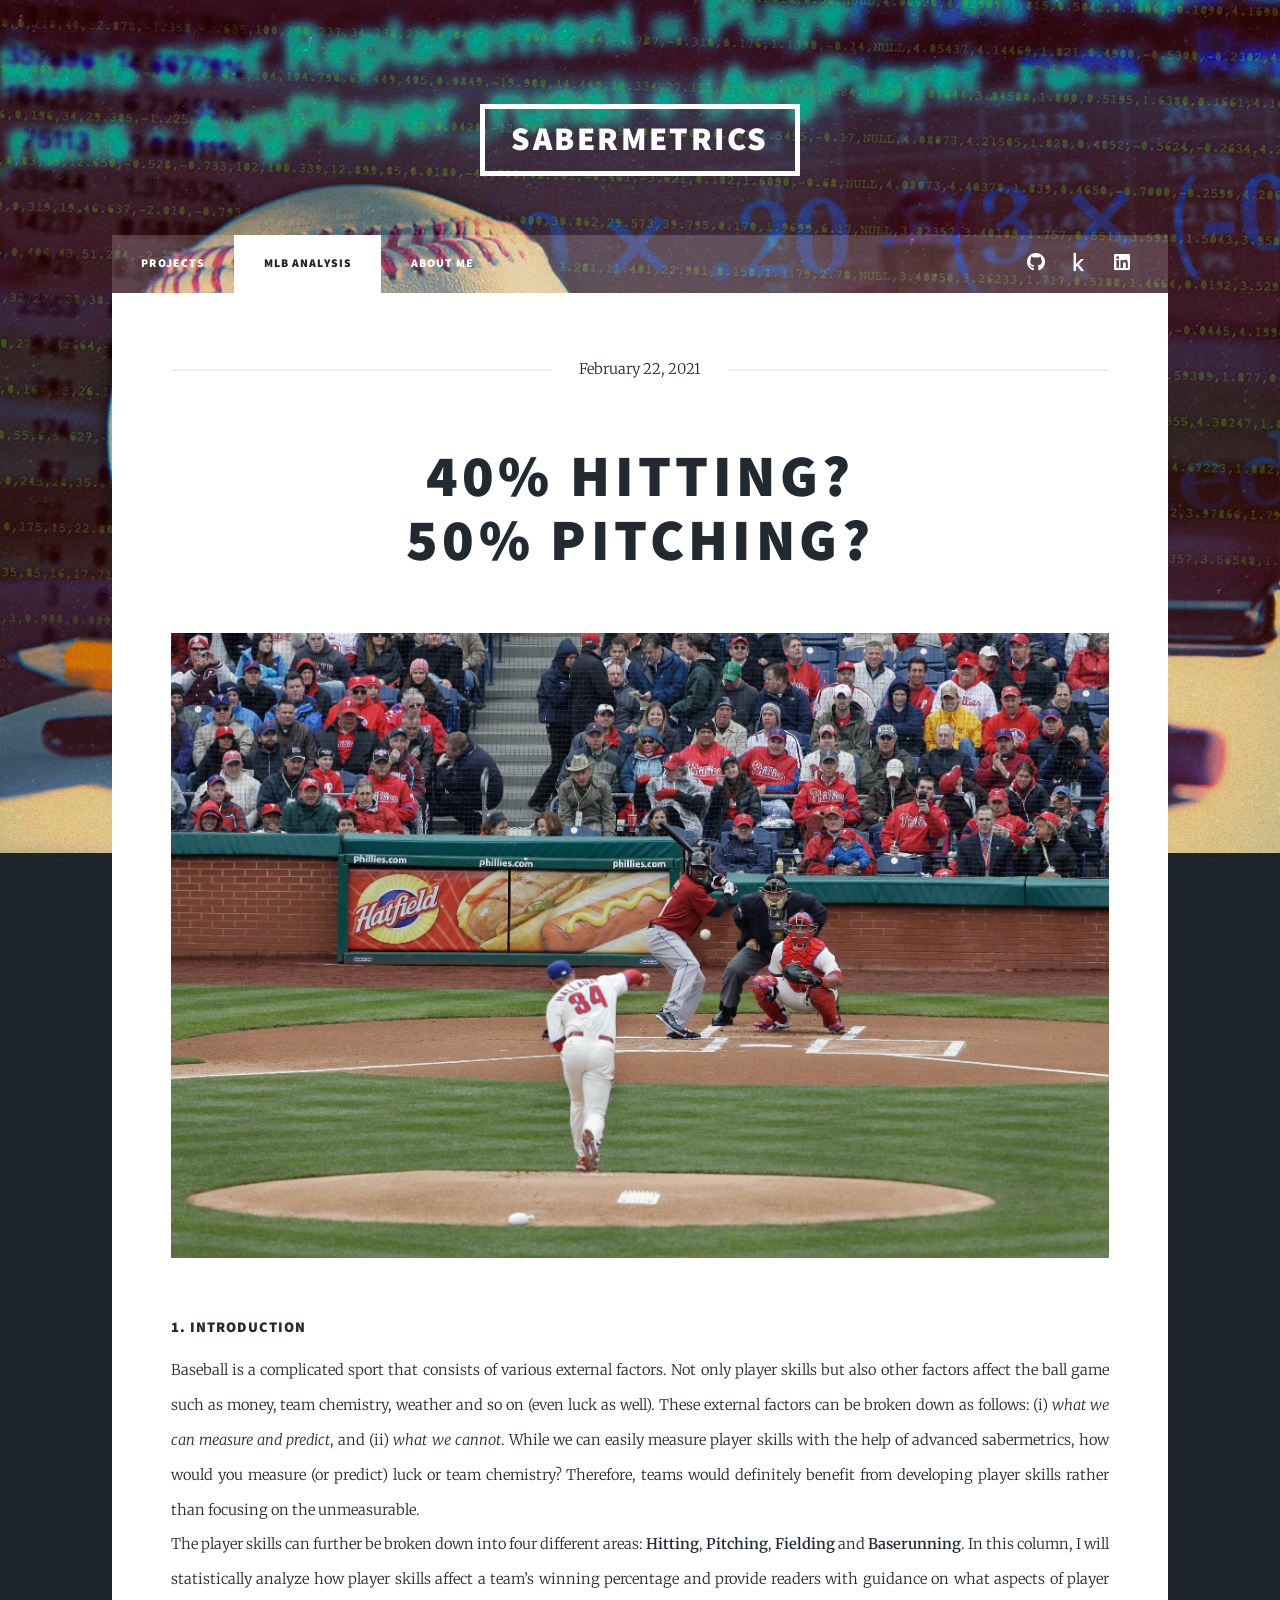
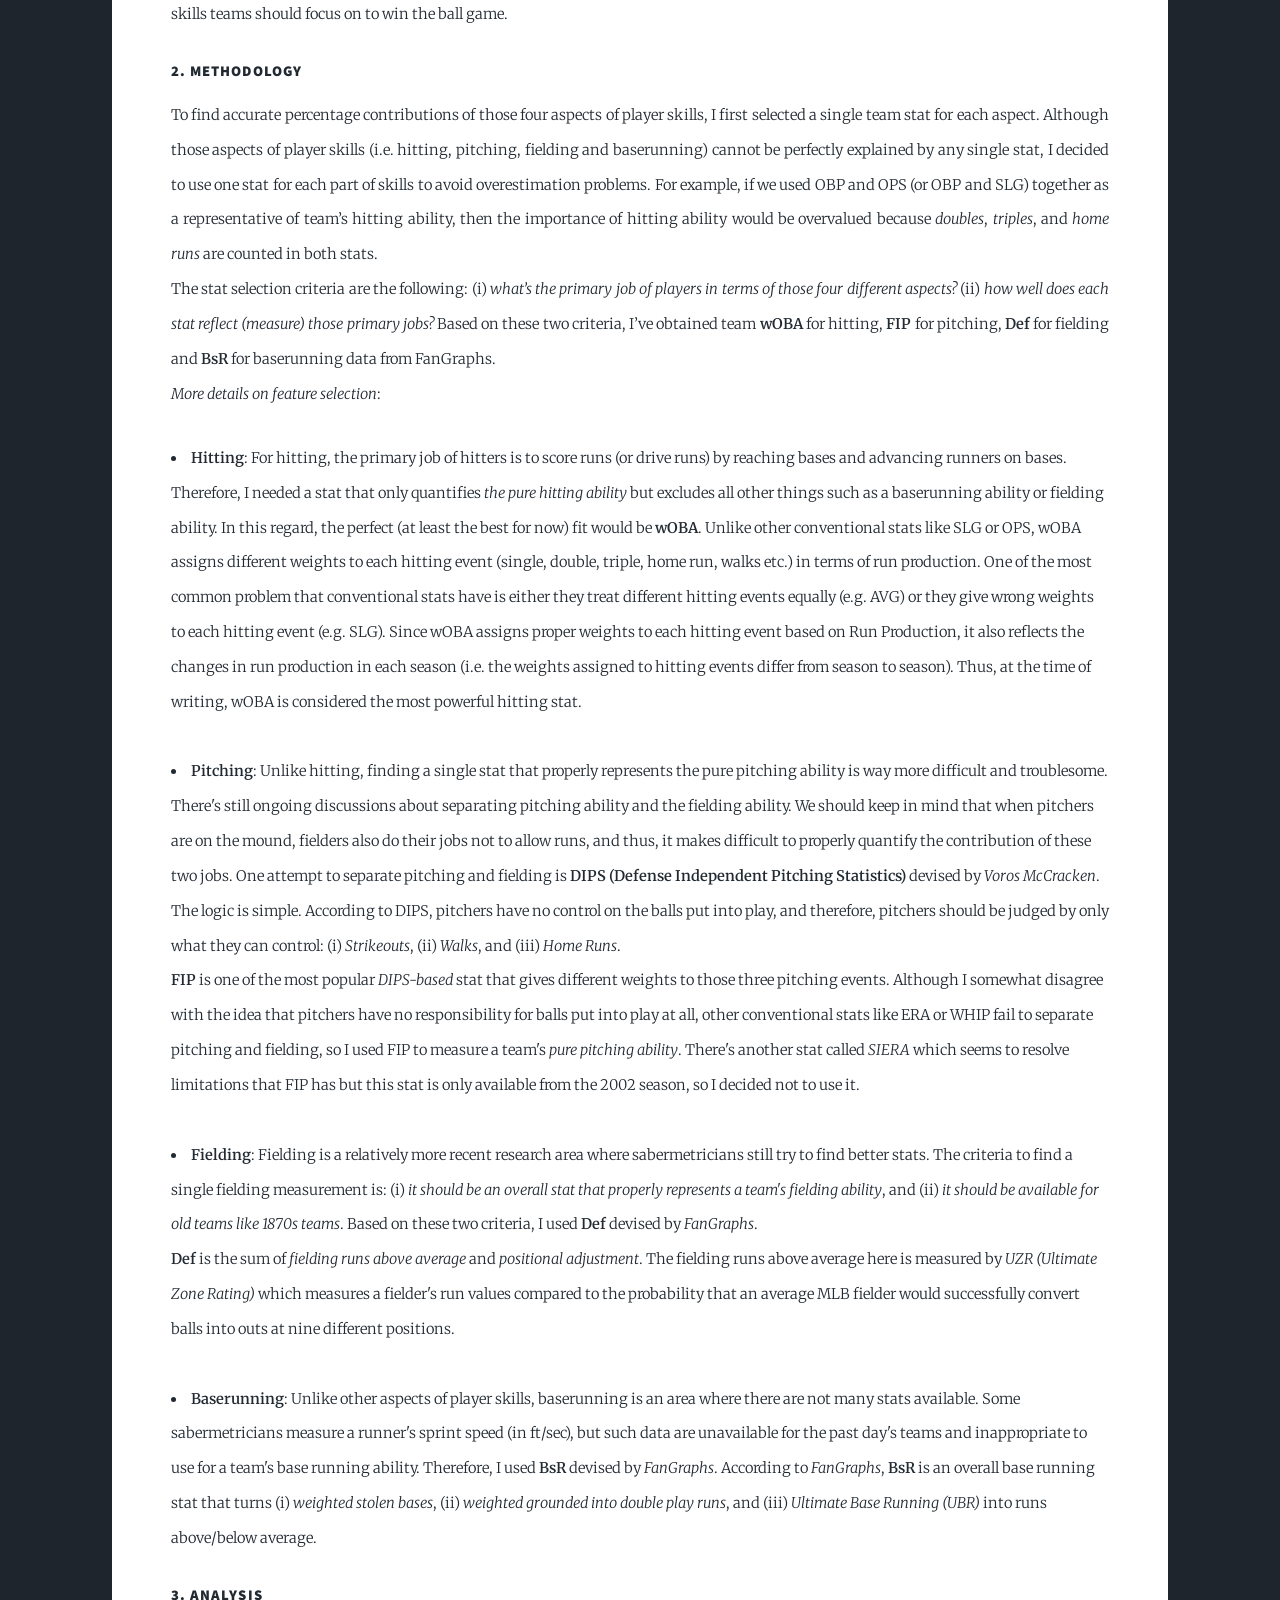
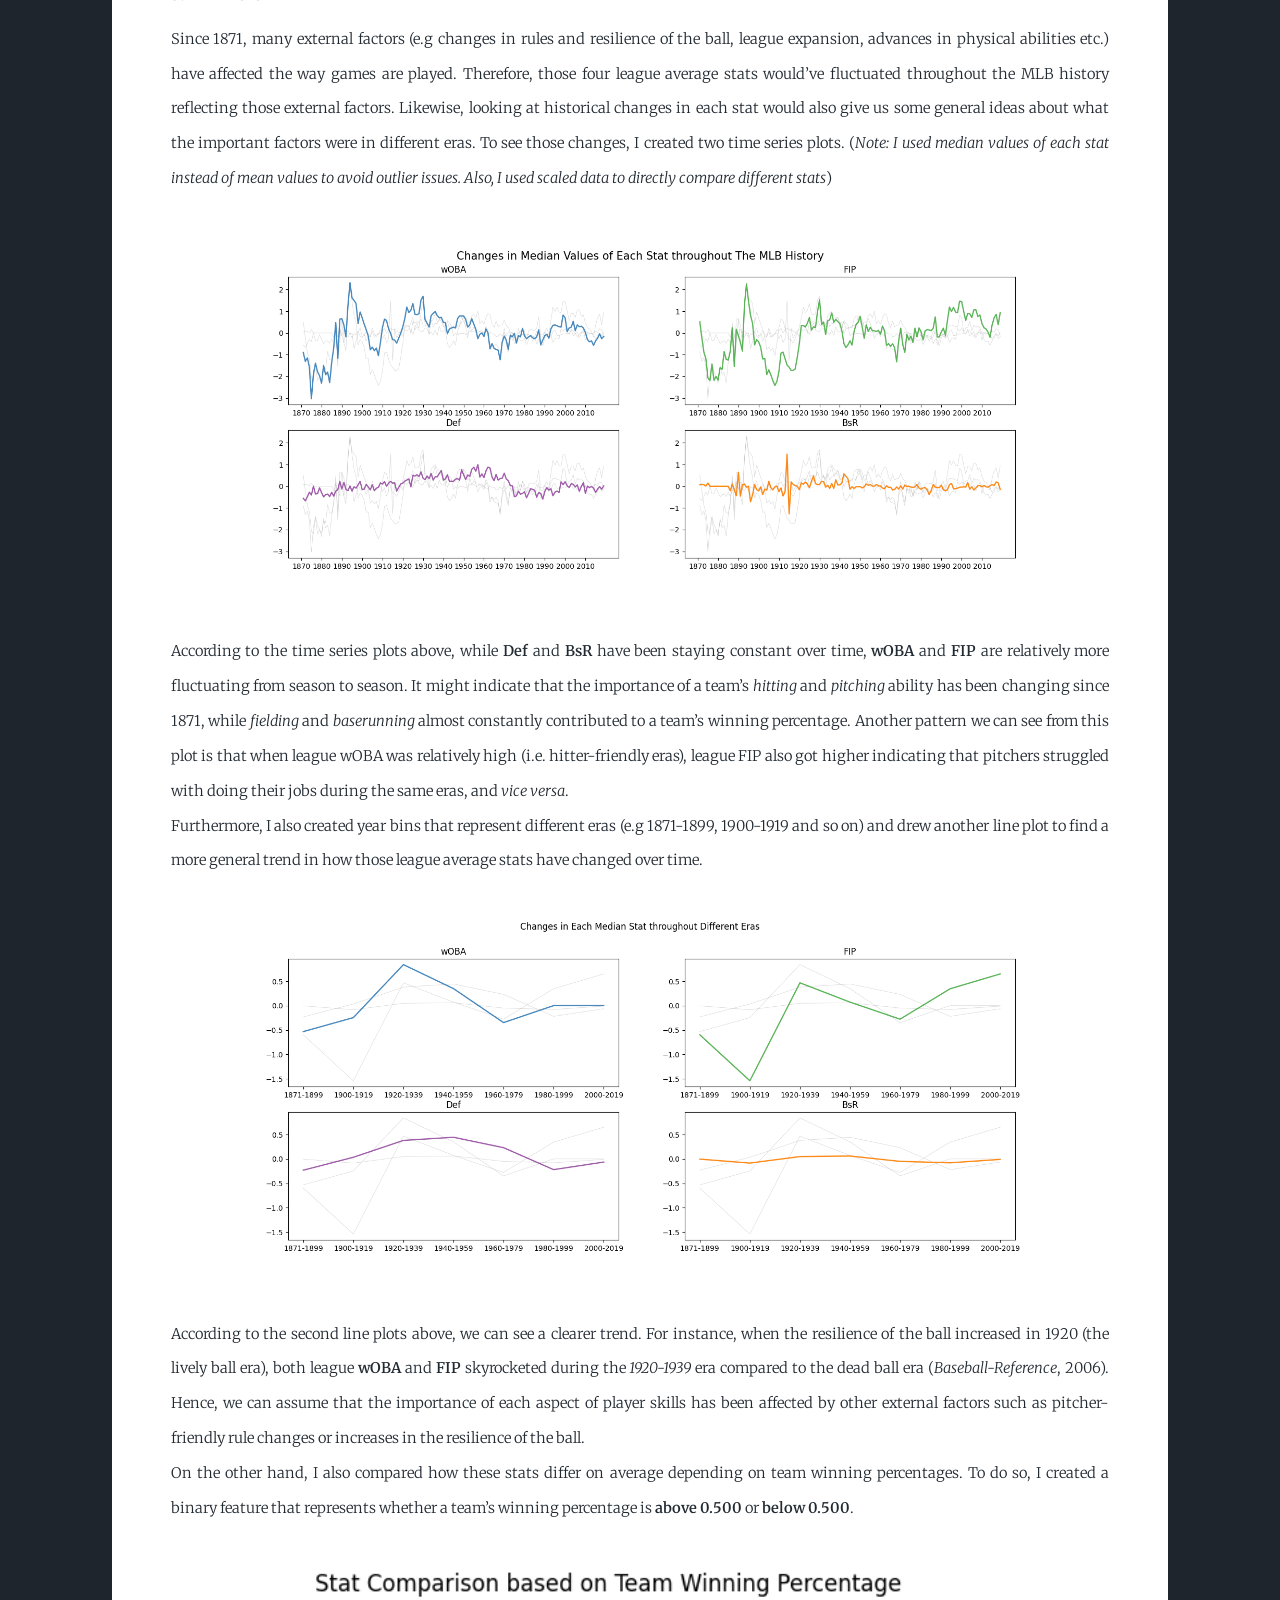
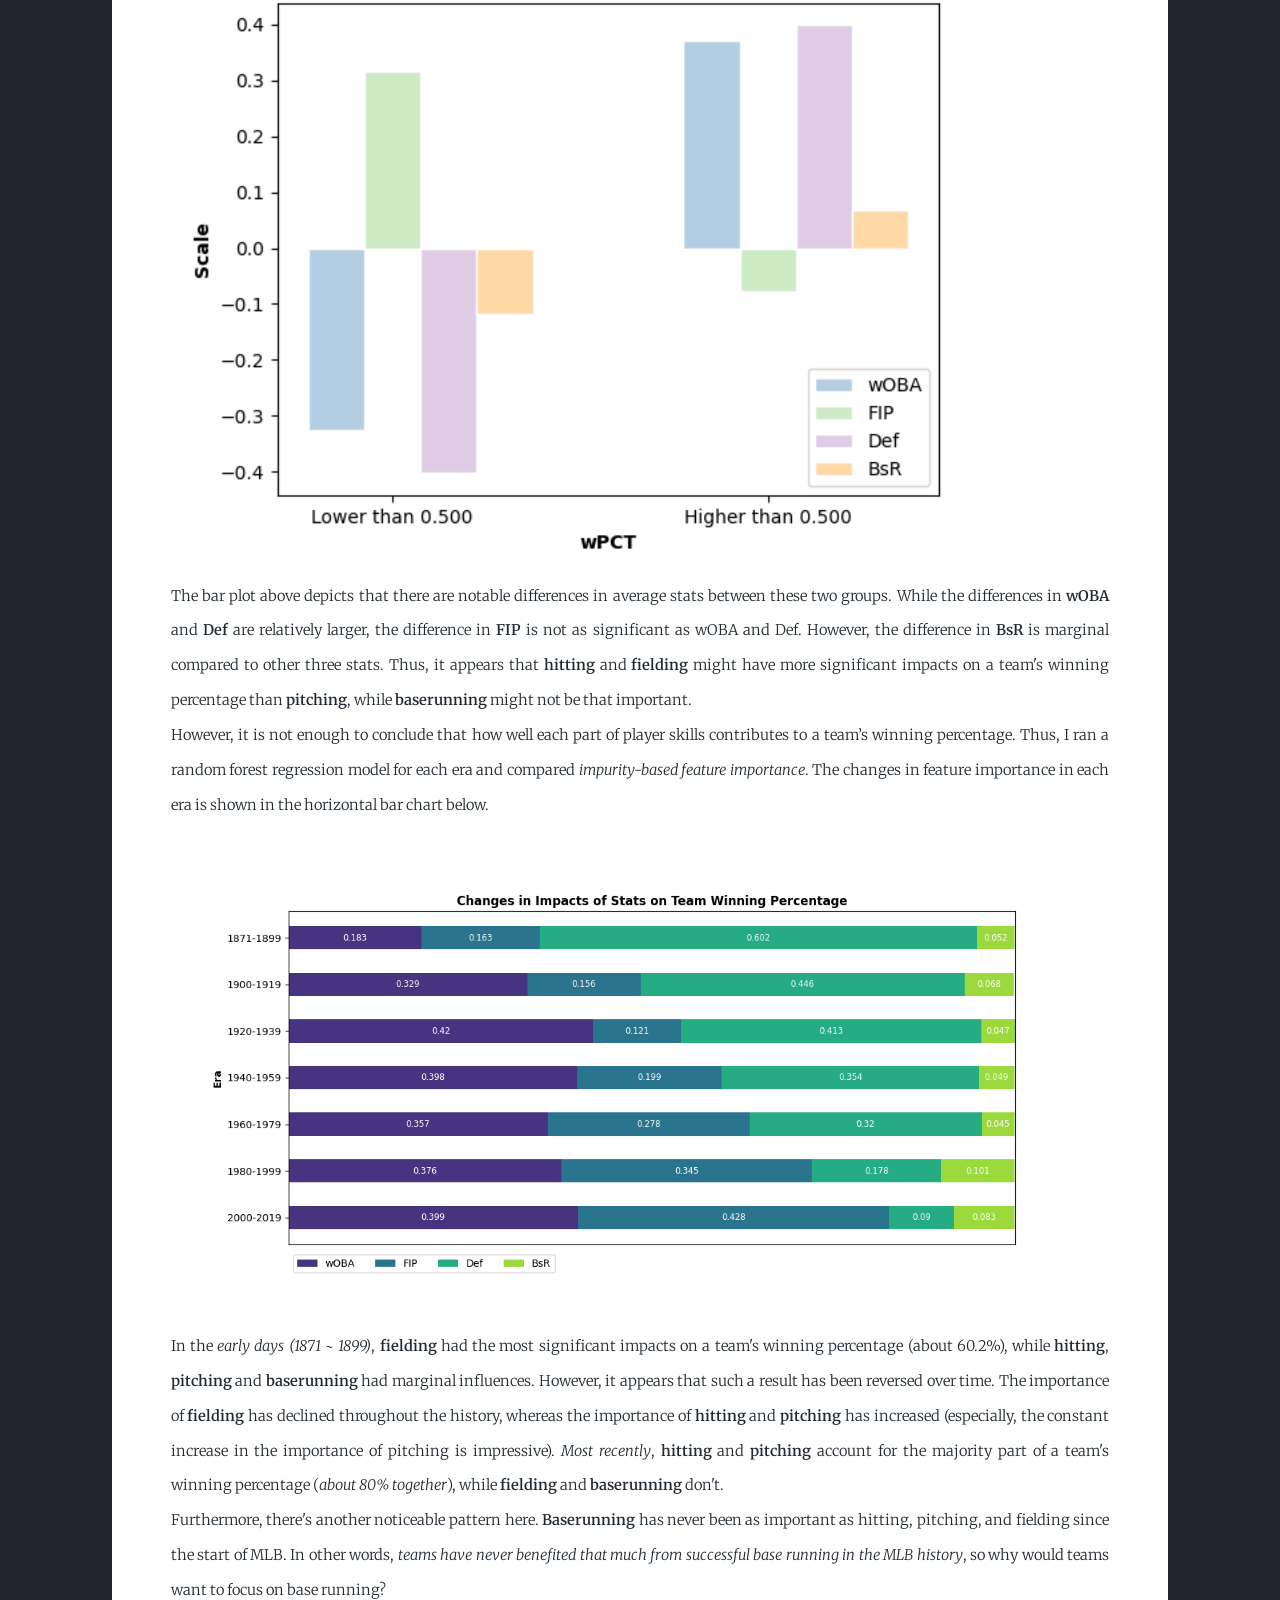
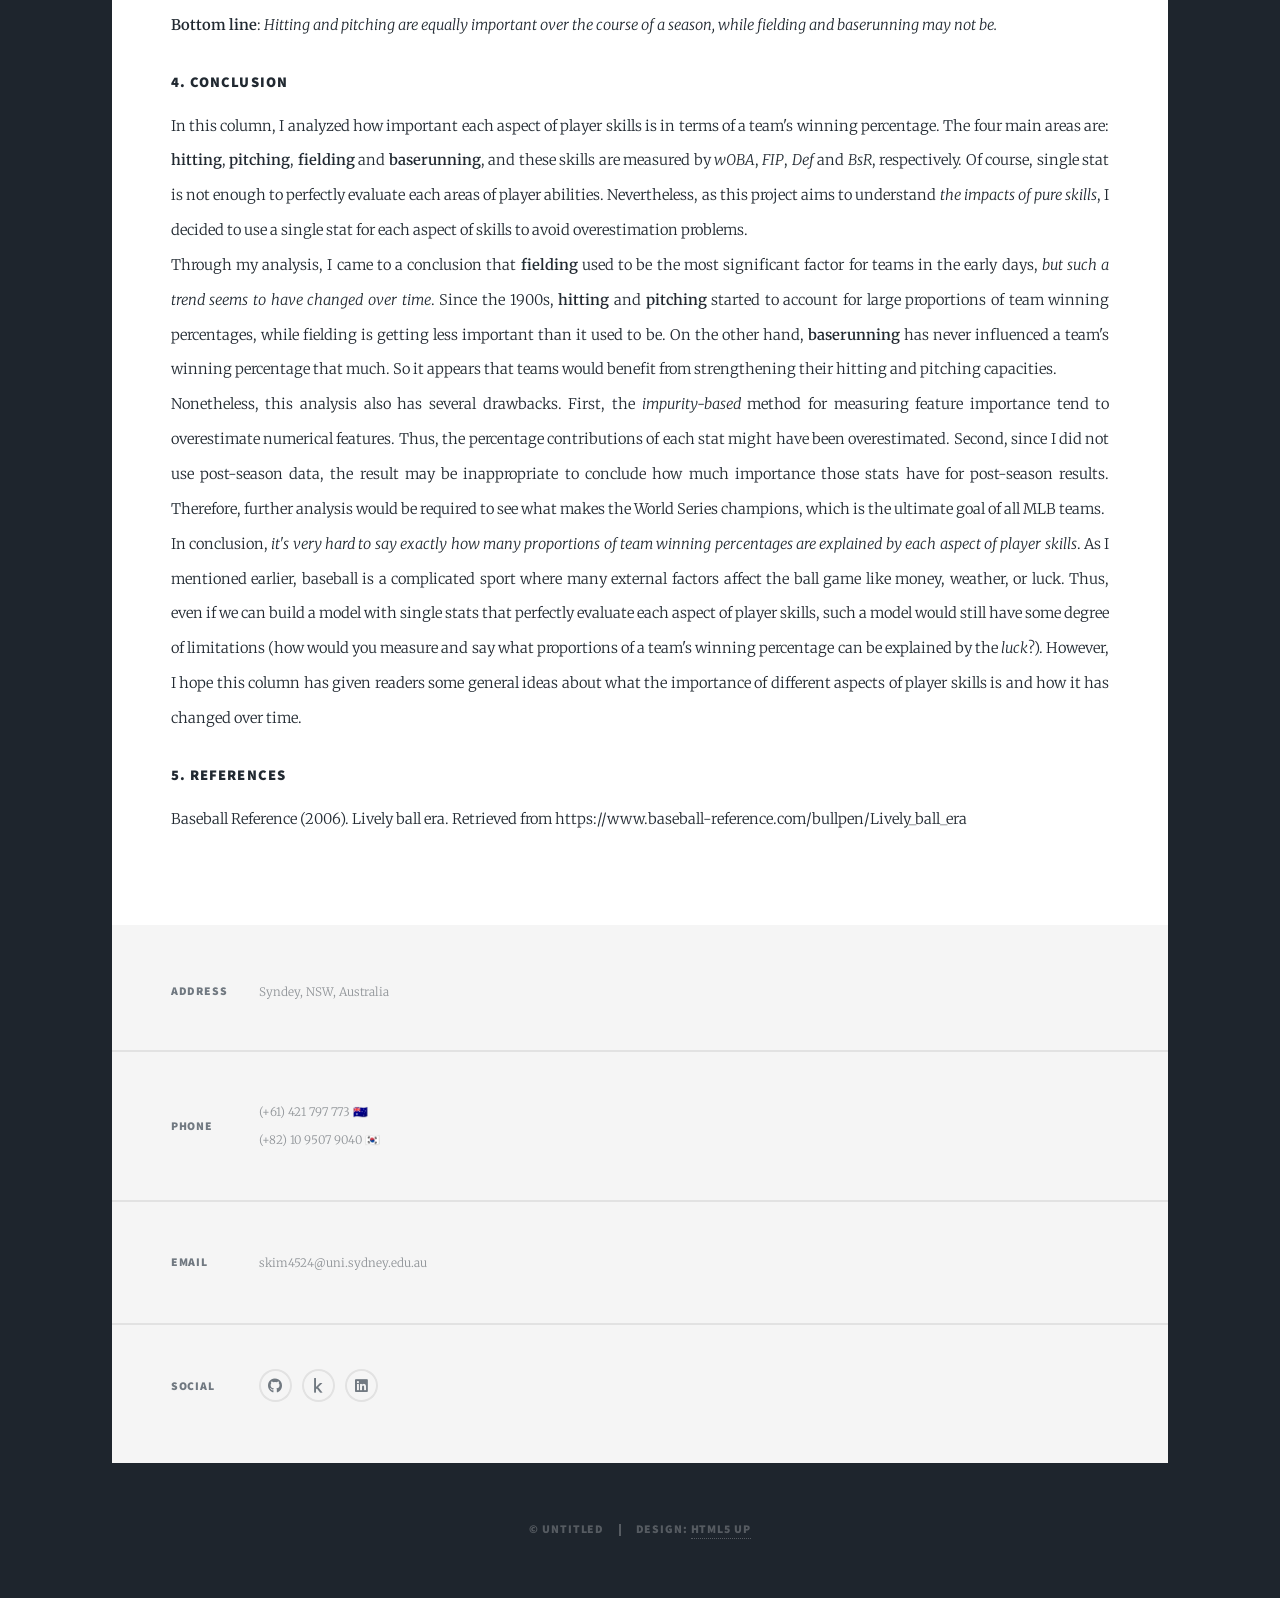
<file: skill_column.html>
<!DOCTYPE HTML>
<!--
	Massively by HTML5 UP
	html5up.net | @ajlkn
	Free for personal and commercial use under the CCA 3.0 license (html5up.net/license)
-->
<html xmlns="http://www.w3.org/1999/html">
	<head>
		<title>MLB Analysis</title>
		<meta charset="utf-8" />
		<meta name="viewport" content="width=device-width, initial-scale=1, user-scalable=no" />
		<link rel="stylesheet" href="assets/css/main.css" />
		<noscript><link rel="stylesheet" href="assets/css/noscript.css" /></noscript>
		<SCRIPT SRC='https://cdn.mathjax.org/mathjax/latest/MathJax.js?config=TeX-AMS-MML_HTMLorMML'></SCRIPT>
		<SCRIPT>MathJax.Hub.Config({ tex2jax: {inlineMath: [['$','$'], ['\\(','\\)']]}})</SCRIPT>
	</head>
	<body class="is-preload">

		<!-- Wrapper -->
			<div id="wrapper">

				<!-- Header -->
					<header id="header">
						<a href="index.html" class="logo">Sabermetrics</a>
					</header>

				<!-- Nav -->
					<nav id="nav">
						<ul class="links">
							<li><a href="index.html">Projects</a></li>
							<li class="active"><a href="generic.html">MLB Analysis</a></li>
							<li><a href="elements.html">About Me</a></li>
						</ul>
						<ul class="icons">
							<li><a href="https://github.com/shk204105" class="icon brands alt fa-github"><span class="label">GitHub</span></a></li>
							<li><a href="https://www.kaggle.com/sanghyunkim123" class="icon brands alt fa-kaggle"><span class="label">Kaggle</span></a></li>
							<li><a href="https://www.linkedin.com/in/sanghyun-kim-69498a192/" class="icon brands alt fa-linkedin"><span class="label">LinkedIn</span></a></li>
						</ul>
					</nav>

				<!-- Main -->
					<div id="main">

						<!-- Post -->
							<section class="post">
								<header class="major">
									<span class="date">February 22, 2021</span>
									<h1>40% Hitting? </br>
										50% Pitching? </h1>
								</header>
								<div class="image main"><img src="images/111358666_original.jpg" class="image fit" alt="" /></div>
								<h4>1. Introduction</h4>
								<p>Baseball is a complicated sport that consists of various external factors. Not only player skills but also other factors affect the ball game such as money, team chemistry, weather and so on (even luck as well).
									These external factors can be broken down as follows: (i) <i>what we can measure and predict</i>, and (ii) <i>what we cannot</i>. While we can easily measure player skills with the help of advanced sabermetrics, how would you measure (or predict) luck or team chemistry?
									Therefore, teams would definitely benefit from developing player skills rather than focusing on the unmeasurable. </br>
									The player skills can further be broken down into four different areas: <b>Hitting</b>, <b>Pitching</b>, <b>Fielding</b> and <b>Baserunning</b>. In this column, I will statistically analyze how player skills affect a team’s winning percentage and provide readers with guidance on what aspects of player skills teams should focus on to win the ball game.
								</p>
								<h4>2. Methodology</h4>
								<p> To find accurate percentage contributions of those four aspects of player skills, I first selected a single team stat for each aspect. Although those aspects of player skills (i.e. hitting, pitching, fielding and baserunning) cannot be perfectly explained by any single stat, I decided to use one stat for each part of skills to avoid overestimation problems.
									For example, if we used OBP and OPS (or OBP and SLG) together as a representative of team’s hitting ability, then the importance of hitting ability would be overvalued because <i>doubles</i>, <i>triples</i>, and <i>home runs</i> are counted in both stats. </br>
									The stat selection criteria are the following: (i) <i>what’s the primary job of players in terms of those four different aspects?</i> (ii) <i>how well does each stat reflect (measure) those primary jobs?</i>  Based on these two criteria, I’ve obtained team <b>wOBA</b> for hitting, <b>FIP</b> for pitching, <b>Def</b> for fielding and <b>BsR</b> for baserunning data from FanGraphs. </br>
									<i>More details on feature selection</i>:
										<li><b>Hitting</b>: For hitting, the primary job of hitters is to score runs (or drive runs) by reaching bases and advancing runners on bases. Therefore, I needed a stat that only quantifies <i>the pure hitting ability</i> but excludes all other things such as a baserunning ability or fielding ability. In this regard, the perfect (at least the best for now) fit would be <b>wOBA</b>.
											Unlike other conventional stats like SLG or OPS, wOBA assigns different weights to each hitting event (single, double, triple, home run, walks etc.) in terms of run production. One of the most common problem that conventional stats have is either they treat different hitting events equally (e.g. AVG) or they give wrong weights to each hitting event (e.g. SLG).
											Since wOBA assigns proper weights to each hitting event based on Run Production, it also reflects the changes in run production in each season (i.e. the weights assigned to hitting events differ from season to season). Thus, at the time of writing, wOBA is considered the most powerful hitting stat. </li> </br>

										<li><b>Pitching</b>: Unlike hitting, finding a single stat that properly represents the pure pitching ability is way more difficult and troublesome. There's still ongoing discussions about separating pitching ability and the fielding ability. We should keep in mind that when pitchers are on the mound, fielders also do their jobs not to allow runs, and thus, it makes difficult to properly quantify the contribution of these two jobs.
											One attempt to separate pitching and fielding is <b>DIPS (Defense Independent Pitching Statistics)</b> devised by <i>Voros McCracken</i>. The logic is simple. According to DIPS, pitchers have no control on the balls put into play, and therefore, pitchers should be judged by only what they can control: (i) <i>Strikeouts</i>, (ii) <i>Walks</i>, and (iii) <i>Home Runs</i>. </br>
											<b>FIP</b> is one of the most popular <i>DIPS-based</i> stat that gives different weights to those three pitching events.
											Although I somewhat disagree with the idea that pitchers have no responsibility for balls put into play at all, other conventional stats like ERA or WHIP fail to separate pitching and fielding, so I used FIP to measure a team's <i>pure pitching ability</i>. There's another stat called <i>SIERA</i> which seems to resolve limitations that FIP has but this stat is only available from the 2002 season, so I decided not to use it. </li> </br>

										<li><b>Fielding</b>: Fielding is a relatively more recent research area where sabermetricians still try to find better stats. The criteria to find a single fielding measurement is: (i) <i>it should be an overall stat that properly represents a team's fielding ability</i>, and (ii) <i>it should be available for old teams like 1870s teams</i>. Based on these two criteria, I used <b>Def</b> devised by <i>FanGraphs</i>. </br>
											<b>Def</b> is the sum of <i>fielding runs above average</i> and <i>positional adjustment</i>. The fielding runs above average here is measured by <i>UZR (Ultimate Zone Rating)</i> which measures a fielder's run values compared to the probability that an average MLB fielder would successfully convert balls into outs at nine different positions. </li> </br>

										<li><b>Baserunning</b>: Unlike other aspects of player skills, baserunning is an area where there are not many stats available. Some sabermetricians measure a runner's sprint speed (in ft/sec), but such data are unavailable for the past day's teams and inappropriate to use for a team's base running ability. Therefore, I used <b>BsR</b> devised by <i>FanGraphs</i>.
											According to <i>FanGraphs</i>, <b>BsR</b> is an overall base running stat that turns (i) <i>weighted stolen bases</i>, (ii) <i>weighted grounded into double play runs</i>, and (iii) <i>Ultimate Base Running (UBR)</i> into runs above/below average.</li>
								</p>
								<h4>3. Analysis</h4>
								<p>
									Since 1871, many external factors (e.g changes in rules and resilience of the ball, league expansion, advances in physical abilities etc.) have affected the way games are played. Therefore, those four league average stats would’ve fluctuated throughout the MLB history reflecting those external factors.
									Likewise, looking at historical changes in each stat would also give us some general ideas about what the important factors were in different eras. To see those changes, I created two time series plots. (<i>Note: I used median values of each stat instead of mean values to avoid outlier issues. Also, I used scaled data to directly compare different stats</i>)
									<img src="images/Time Series Plot1.png" class="image fit" alt="" />
									According to the time series plots above, while <b>Def</b> and <b>BsR</b> have been staying constant over time, <b>wOBA</b> and <b>FIP</b> are relatively more fluctuating from season to season. It might indicate that the importance of a team’s <i>hitting</i> and <i>pitching</i> ability has been changing since 1871, while <i>fielding</i> and <i>baserunning</i> almost constantly contributed to a team’s winning percentage.
									Another pattern we can see from this plot is that when league wOBA was relatively high (i.e. hitter-friendly eras), league FIP also got higher indicating that pitchers struggled with doing their jobs during the same eras, and <i>vice versa</i>. </br>
									Furthermore, I also created year bins that represent different eras (e.g 1871-1899, 1900-1919 and so on) and drew another line plot to find a more general trend in how those league average stats have changed over time.
									<img src="images/Time Series Plot2.png" class="image fit" alt="" />
									According to the second line plots above, we can see a clearer trend. For instance, when the resilience of the ball increased in 1920 (the lively ball era), both league <b>wOBA</b> and <b>FIP</b> skyrocketed during the <i>1920-1939</i> era compared to the dead ball era (<i>Baseball-Reference</i>, 2006).
									Hence, we can assume that the importance of each aspect of player skills has been affected by other external factors such as pitcher-friendly rule changes or increases in the resilience of the ball. </br>
									On the other hand, I also compared how these stats differ on average depending on team winning percentages. To do so, I created a binary feature that represents whether a team’s winning percentage is <b>above 0.500</b> or <b>below 0.500</b>. </br>
									<img src="images/Bar Plot.png" alt="" height="640" weight="480" /> </br>
									The bar plot above depicts that there are notable differences in average stats between these two groups. While the differences in <b>wOBA</b> and <b>Def</b> are relatively larger, the difference in <b>FIP</b> is not as significant as wOBA and Def. However, the difference in <b>BsR</b> is marginal compared to other three stats.
									Thus, it appears that <b>hitting</b> and <b>fielding</b> might have more significant impacts on a team's winning percentage than <b>pitching</b>, while <b>baserunning</b> might not be that important. </br>
									However, it is not enough to conclude that how well each part of player skills contributes to a team’s winning percentage. Thus, I ran a random forest regression model for each era and compared <i>impurity-based feature importance</i>. The changes in feature importance in each era is shown in the horizontal bar chart below.
									<img src="images/Feature Importance.png" class="image fit" alt="" />
									In the <i>early days (1871 ~ 1899)</i>, <b>fielding</b> had the most significant impacts on a team's winning percentage (about 60.2%), while <b>hitting</b>, <b>pitching</b> and <b>baserunning</b> had marginal influences.
									However, it appears that such a result has been reversed over time. The importance of <b>fielding</b> has declined throughout the history, whereas the importance of <b>hitting</b> and <b>pitching</b> has increased (especially, the constant increase in the importance of pitching is impressive).
									<i>Most recently</i>, <b>hitting</b> and <b>pitching</b> account for the majority part of a team's winning percentage (<i>about 80% together</i>), while <b>fielding</b> and <b>baserunning</b> don't. </br>
									Furthermore, there's another noticeable pattern here. <b>Baserunning</b> has never been as important as hitting, pitching, and fielding since the start of MLB. In other words, <i>teams have never benefited that much from successful base running in the MLB history</i>, so why would teams want to focus on base running? </br>
									<b>Bottom line</b>: <i>Hitting and pitching are equally important over the course of a season, while fielding and baserunning may not be.</i>
								</p>
								<h4>4. Conclusion</h4>
								<p>
									In this column, I analyzed how important each aspect of player skills is in terms of a team's winning percentage. The four main areas are: <b>hitting</b>, <b>pitching</b>, <b>fielding</b> and <b>baserunning</b>, and these skills are measured by <i>wOBA</i>, <i>FIP</i>, <i>Def</i> and <i>BsR</i>, respectively. Of course, single stat is not enough to perfectly evaluate each areas of player abilities.
									Nevertheless, as this project aims to understand <i>the impacts of pure skills</i>, I decided to use a single stat for each aspect of skills to avoid overestimation problems. </br>
									Through my analysis, I came to a conclusion that <b>fielding</b> used to be the most significant factor for teams in the early days, <i>but such a trend seems to have changed over time</i>. Since the 1900s, <b>hitting</b> and <b>pitching</b> started to account for large proportions of team winning percentages, while fielding is getting less important than it used to be.
									On the other hand, <b>baserunning</b> has never influenced a team's winning percentage that much. So it appears that teams would benefit from strengthening their hitting and pitching capacities. </br>
									Nonetheless, this analysis also has several drawbacks. First, the <i>impurity-based</i>  method for measuring feature importance tend to overestimate numerical features. Thus, the percentage contributions of each stat might have been overestimated. Second, since I did not use post-season data, the result may be inappropriate to conclude how much importance those stats have for post-season results.
									Therefore, further analysis would be required to see what makes the World Series champions, which is the ultimate goal of all MLB teams. </br>
									In conclusion, <i>it's very hard to say exactly how many proportions of team winning percentages are explained by each aspect of player skills</i>. As I mentioned earlier, baseball is a complicated sport where many external factors affect the ball game like money, weather, or luck.
									Thus, even if we can build a model with single stats that perfectly evaluate each aspect of player skills, such a model would still have some degree of limitations (how would you measure and say what proportions of a team's winning percentage can be explained by the <i>luck</i>?).
									However, I hope this column has given readers some general ideas about what the importance of different aspects of player skills is and how it has changed over time.
								</p>
								<h4>5. References</h4>
								<p> Baseball Reference (2006). Lively ball era. Retrieved from https://www.baseball-reference.com/bullpen/Lively_ball_era </p>

							</section>

					</div>

				<!-- Footer -->
					<footer id="footer">
						<section class="split contact">
							<section class="alt">
								<h3>Address</h3>
								<p>Syndey, NSW, Australia<br /></p>
							</section>
							<section>
								<h3>Phone</h3>
								<p>(+61) 421 797 773 🇦🇺</br>
									(+82) 10 9507 9040 🇰🇷</p>
							</section>
							<section>
								<h3>Email</h3>
								<p>skim4524@uni.sydney.edu.au</p>
							</section>
							<section>
								<h3>Social</h3>
								<ul class="icons alt">
									<li><a href="https://github.com/shk204105" class="icon brands alt fa-github"><span class="label">GitHub</span></a></li>
									<li><a href="https://www.kaggle.com/sanghyunkim123" class="icon brands alt fa-kaggle"><span class="label">Kaggle</span></a></li>
									<li><a href="https://www.linkedin.com/in/sanghyun-kim-69498a192/" class="icon brands alt fa-linkedin"><span class="label">LinkedIn</span></a></li>
								</ul>
							</section>
						</section>
					</footer>

				<!-- Copyright -->
					<div id="copyright">
						<ul><li>&copy; Untitled</li><li>Design: <a href="https://html5up.net">HTML5 UP</a></li></ul>
					</div>

			</div>

		<!-- Scripts -->
			<script src="assets/js/jquery.min.js"></script>
			<script src="assets/js/jquery.scrollex.min.js"></script>
			<script src="assets/js/jquery.scrolly.min.js"></script>
			<script src="assets/js/browser.min.js"></script>
			<script src="assets/js/breakpoints.min.js"></script>
			<script src="assets/js/util.js"></script>
			<script src="assets/js/main.js"></script>

	</body>
</html>
</file>
<file: assets/css/main.css>
@import url(fontawesome-all.min.css);
@import url("https://fonts.googleapis.com/css?family=Merriweather:300,700,300italic,700italic|Source+Sans+Pro:900");

/*
	Massively by HTML5 UP
	html5up.net | @ajlkn
	Free for personal and commercial use under the CCA 3.0 license (html5up.net/license)
*/

html, body, div, span, applet, object,
iframe, h1, h2, h3, h4, h5, h6, p, blockquote,
pre, a, abbr, acronym, address, big, cite,
code, del, dfn, em, img, ins, kbd, q, s, samp,
small, strike, strong, sub, sup, tt, var, b,
u, i, center, dl, dt, dd, ol, ul, li, fieldset,
form, label, legend, table, caption, tbody,
tfoot, thead, tr, th, td, article, aside,
canvas, details, embed, figure, figcaption,
footer, header, hgroup, menu, nav, output, ruby,
section, summary, time, mark, audio, video {
	margin: 0;
	padding: 0;
	border: 0;
	font-size: 100%;
	font: inherit;
	vertical-align: baseline;}

article, aside, details, figcaption, figure,
footer, header, hgroup, menu, nav, section {
	display: block;}

body {
	line-height: 1;
}

ol, ul {
	list-style: none;
}

blockquote, q {
	quotes: none;
}

	blockquote:before, blockquote:after, q:before, q:after {
		content: '';
		content: none;
	}

table {
	border-collapse: collapse;
	border-spacing: 0;
}

body {
	-webkit-text-size-adjust: none;
}

mark {
	background-color: transparent;
	color: inherit;
}

input::-moz-focus-inner {
	border: 0;
	padding: 0;
}

input, select, textarea {
	-moz-appearance: none;
	-webkit-appearance: none;
	-ms-appearance: none;
	appearance: none;
}

/* Basic */

	@-ms-viewport {
		width: device-width;
	}

	body {
		-ms-overflow-style: scrollbar;
	}

	@media screen and (max-width: 480px) {

		html, body {
			min-width: 320px;
		}

	}

	html {
		box-sizing: border-box;
	}

	*, *:before, *:after {
		box-sizing: inherit;
	}

	body {
		background-color: #1e252d;
	}

		body.is-preload *, body.is-preload *:before, body.is-preload *:after {
			-moz-animation: none !important;
			-webkit-animation: none !important;
			-ms-animation: none !important;
			animation: none !important;
			-moz-transition: none !important;
			-webkit-transition: none !important;
			-ms-transition: none !important;
			transition: none !important;
		}

/* Type */

	html {
		font-size: 16pt;
	}

		@media screen and (max-width: 1680px) {

			html {
				font-size: 12pt;
			}

		}

		@media screen and (max-width: 1280px) {

			html {
				font-size: 11pt;
			}

		}

		@media screen and (max-width: 360px) {

			html {
				font-size: 10pt;
			}

		}

	body {
		color: #212931;
	}

	body, input, select, textarea {
		font-family: "Merriweather", Georgia, serif;
		font-weight: 300;
		font-size: 1rem;
		line-height: 2.375;
	}

	a {
		-moz-transition: color 0.2s ease-in-out, background-color 0.2s ease-in-out, border-color 0.2s ease-in-out, box-shadow 0.2s ease-in-out;
		-webkit-transition: color 0.2s ease-in-out, background-color 0.2s ease-in-out, border-color 0.2s ease-in-out, box-shadow 0.2s ease-in-out;
		-ms-transition: color 0.2s ease-in-out, background-color 0.2s ease-in-out, border-color 0.2s ease-in-out, box-shadow 0.2s ease-in-out;
		transition: color 0.2s ease-in-out, background-color 0.2s ease-in-out, border-color 0.2s ease-in-out, box-shadow 0.2s ease-in-out;
		border-bottom: dotted 1px;
		text-decoration: none;
	}

		a:hover {
			border-bottom-color: transparent;
		}

	strong, b {
		font-weight: 600;
	}

	em, i {
		font-style: italic;
	}

	p {
		text-align: justify;
		margin: 0 0 2rem 0;
	}

	h1, h2, h3, h4, h5, h6 {
		font-family: "Source Sans Pro", Helvetica, sans-serif;
		font-weight: 900;
		line-height: 1.5;
		letter-spacing: 0.075em;
		text-transform: uppercase;
		margin: 0 0 1rem 0;
	}

		h1 a, h2 a, h3 a, h4 a, h5 a, h6 a {
			border-bottom: 0;
			color: inherit;
			text-decoration: none;
		}

	h1 {
		font-size: 4rem;
		line-height: 1.1;
		margin: 0 0 2rem 0;
	}

	h2 {
		font-size: 1.75rem;
		line-height: 1.3;
		margin: 0 0 1.5rem 0;
	}

	h3 {
		font-size: 1.25rem;
		margin: 0 0 1.5rem 0;
	}

	h4 {
		font-size: 1rem;
	}

	h5 {
		font-size: 0.9rem;
	}

	h6 {
		font-size: 0.8rem;
	}

	sub {
		font-size: 0.8rem;
		position: relative;
		top: 0.5rem;
	}

	sup {
		font-size: 0.8rem;
		position: relative;
		top: -0.5rem;
	}

	blockquote {
		border-left: solid 4px;
		font-style: italic;
		margin: 0 0 2rem 0;
		padding: 0.5rem 0 0.5rem 2rem;
	}

	code {
		border: solid 2px;
		font-family: "Courier New", monospace;
		font-size: 0.9rem;
		margin: 0 0.25rem;
		padding: 0.25rem 0.65rem;
	}

	pre {
		-webkit-overflow-scrolling: touch;
		font-family: "Courier New", monospace;
		font-size: 0.9rem;
		margin: 0 0 2rem 0;
	}

		pre code {
			display: block;
			line-height: 1.75;
			padding: 1rem 1.5rem;
			overflow-x: auto;
		}

	hr {
		border: 0;
		border-bottom: solid 2px;
		margin: 3rem 0;
	}

		hr.major {
			margin: 5rem 0;
		}

	.align-left {
		text-align: left;
	}

	.align-center {
		text-align: center;
	}

	.align-right {
		text-align: right;
	}

	input, select, textarea {
		color: #212931;
	}

	a {
		color: #212931;
		border-bottom-color: rgba(33, 41, 49, 0.5);
	}

		a:hover {
			border-bottom-color: transparent;
			color: #18bfef !important;
		}

	strong, b {
		color: #212931;
	}

	h1, h2, h3, h4, h5, h6 {
		color: #212931;
	}

	blockquote {
		border-left-color: #eeeeee;
	}

	code {
		background: rgba(220, 220, 220, 0.25);
		border-color: #eeeeee;
	}

	hr {
		border-bottom-color: #eeeeee;
	}

/* Row */

	.row {
		display: flex;
		flex-wrap: wrap;
		box-sizing: border-box;
		align-items: stretch;
	}

		.row > * {
			box-sizing: border-box;
		}

		.row.gtr-uniform > * > :last-child {
			margin-bottom: 0;
		}

		.row.aln-left {
			justify-content: flex-start;
		}

		.row.aln-center {
			justify-content: center;
		}

		.row.aln-right {
			justify-content: flex-end;
		}

		.row.aln-top {
			align-items: flex-start;
		}

		.row.aln-middle {
			align-items: center;
		}

		.row.aln-bottom {
			align-items: flex-end;
		}

		.row > .imp {
			order: -1;
		}

		.row > .col-1 {
			width: 8.33333%;
		}

		.row > .off-1 {
			margin-left: 8.33333%;
		}

		.row > .col-2 {
			width: 16.66667%;
		}

		.row > .off-2 {
			margin-left: 16.66667%;
		}

		.row > .col-3 {
			width: 25%;
		}

		.row > .off-3 {
			margin-left: 25%;
		}

		.row > .col-4 {
			width: 33.33333%;
		}

		.row > .off-4 {
			margin-left: 33.33333%;
		}

		.row > .col-5 {
			width: 41.66667%;
		}

		.row > .off-5 {
			margin-left: 41.66667%;
		}

		.row > .col-6 {
			width: 50%;
		}

		.row > .off-6 {
			margin-left: 50%;
		}

		.row > .col-7 {
			width: 58.33333%;
		}

		.row > .off-7 {
			margin-left: 58.33333%;
		}

		.row > .col-8 {
			width: 66.66667%;
		}

		.row > .off-8 {
			margin-left: 66.66667%;
		}

		.row > .col-9 {
			width: 75%;
		}

		.row > .off-9 {
			margin-left: 75%;
		}

		.row > .col-10 {
			width: 83.33333%;
		}

		.row > .off-10 {
			margin-left: 83.33333%;
		}

		.row > .col-11 {
			width: 91.66667%;
		}

		.row > .off-11 {
			margin-left: 91.66667%;
		}

		.row > .col-12 {
			width: 100%;
		}

		.row > .off-12 {
			margin-left: 100%;
		}

		.row.gtr-0 {
			margin-top: 0;
			margin-left: 0rem;
		}

			.row.gtr-0 > * {
				padding: 0 0 0 0rem;
			}

			.row.gtr-0.gtr-uniform {
				margin-top: 0rem;
			}

				.row.gtr-0.gtr-uniform > * {
					padding-top: 0rem;
				}

		.row.gtr-25 {
			margin-top: 0;
			margin-left: -0.375rem;
		}

			.row.gtr-25 > * {
				padding: 0 0 0 0.375rem;
			}

			.row.gtr-25.gtr-uniform {
				margin-top: -0.375rem;
			}

				.row.gtr-25.gtr-uniform > * {
					padding-top: 0.375rem;
				}

		.row.gtr-50 {
			margin-top: 0;
			margin-left: -0.75rem;
		}

			.row.gtr-50 > * {
				padding: 0 0 0 0.75rem;
			}

			.row.gtr-50.gtr-uniform {
				margin-top: -0.75rem;
			}

				.row.gtr-50.gtr-uniform > * {
					padding-top: 0.75rem;
				}

		.row {
			margin-top: 0;
			margin-left: -1.5rem;
		}

			.row > * {
				padding: 0 0 0 1.5rem;
			}

			.row.gtr-uniform {
				margin-top: -1.5rem;
			}

				.row.gtr-uniform > * {
					padding-top: 1.5rem;
				}

		.row.gtr-150 {
			margin-top: 0;
			margin-left: -2.25rem;
		}

			.row.gtr-150 > * {
				padding: 0 0 0 2.25rem;
			}

			.row.gtr-150.gtr-uniform {
				margin-top: -2.25rem;
			}

				.row.gtr-150.gtr-uniform > * {
					padding-top: 2.25rem;
				}

		.row.gtr-200 {
			margin-top: 0;
			margin-left: -3rem;
		}

			.row.gtr-200 > * {
				padding: 0 0 0 3rem;
			}

			.row.gtr-200.gtr-uniform {
				margin-top: -3rem;
			}

				.row.gtr-200.gtr-uniform > * {
					padding-top: 3rem;
				}

		@media screen and (max-width: 1680px) {

			.row {
				display: flex;
				flex-wrap: wrap;
				box-sizing: border-box;
				align-items: stretch;
			}

				.row > * {
					box-sizing: border-box;
				}

				.row.gtr-uniform > * > :last-child {
					margin-bottom: 0;
				}

				.row.aln-left {
					justify-content: flex-start;
				}

				.row.aln-center {
					justify-content: center;
				}

				.row.aln-right {
					justify-content: flex-end;
				}

				.row.aln-top {
					align-items: flex-start;
				}

				.row.aln-middle {
					align-items: center;
				}

				.row.aln-bottom {
					align-items: flex-end;
				}

				.row > .imp-xlarge {
					order: -1;
				}

				.row > .col-1-xlarge {
					width: 8.33333%;
				}

				.row > .off-1-xlarge {
					margin-left: 8.33333%;
				}

				.row > .col-2-xlarge {
					width: 16.66667%;
				}

				.row > .off-2-xlarge {
					margin-left: 16.66667%;
				}

				.row > .col-3-xlarge {
					width: 25%;
				}

				.row > .off-3-xlarge {
					margin-left: 25%;
				}

				.row > .col-4-xlarge {
					width: 33.33333%;
				}

				.row > .off-4-xlarge {
					margin-left: 33.33333%;
				}

				.row > .col-5-xlarge {
					width: 41.66667%;
				}

				.row > .off-5-xlarge {
					margin-left: 41.66667%;
				}

				.row > .col-6-xlarge {
					width: 50%;
				}

				.row > .off-6-xlarge {
					margin-left: 50%;
				}

				.row > .col-7-xlarge {
					width: 58.33333%;
				}

				.row > .off-7-xlarge {
					margin-left: 58.33333%;
				}

				.row > .col-8-xlarge {
					width: 66.66667%;
				}

				.row > .off-8-xlarge {
					margin-left: 66.66667%;
				}

				.row > .col-9-xlarge {
					width: 75%;
				}

				.row > .off-9-xlarge {
					margin-left: 75%;
				}

				.row > .col-10-xlarge {
					width: 83.33333%;
				}

				.row > .off-10-xlarge {
					margin-left: 83.33333%;
				}

				.row > .col-11-xlarge {
					width: 91.66667%;
				}

				.row > .off-11-xlarge {
					margin-left: 91.66667%;
				}

				.row > .col-12-xlarge {
					width: 100%;
				}

				.row > .off-12-xlarge {
					margin-left: 100%;
				}

				.row.gtr-0 {
					margin-top: 0;
					margin-left: 0rem;
				}

					.row.gtr-0 > * {
						padding: 0 0 0 0rem;
					}

					.row.gtr-0.gtr-uniform {
						margin-top: 0rem;
					}

						.row.gtr-0.gtr-uniform > * {
							padding-top: 0rem;
						}

				.row.gtr-25 {
					margin-top: 0;
					margin-left: -0.375rem;
				}

					.row.gtr-25 > * {
						padding: 0 0 0 0.375rem;
					}

					.row.gtr-25.gtr-uniform {
						margin-top: -0.375rem;
					}

						.row.gtr-25.gtr-uniform > * {
							padding-top: 0.375rem;
						}

				.row.gtr-50 {
					margin-top: 0;
					margin-left: -0.75rem;
				}

					.row.gtr-50 > * {
						padding: 0 0 0 0.75rem;
					}

					.row.gtr-50.gtr-uniform {
						margin-top: -0.75rem;
					}

						.row.gtr-50.gtr-uniform > * {
							padding-top: 0.75rem;
						}

				.row {
					margin-top: 0;
					margin-left: -1.5rem;
				}

					.row > * {
						padding: 0 0 0 1.5rem;
					}

					.row.gtr-uniform {
						margin-top: -1.5rem;
					}

						.row.gtr-uniform > * {
							padding-top: 1.5rem;
						}

				.row.gtr-150 {
					margin-top: 0;
					margin-left: -2.25rem;
				}

					.row.gtr-150 > * {
						padding: 0 0 0 2.25rem;
					}

					.row.gtr-150.gtr-uniform {
						margin-top: -2.25rem;
					}

						.row.gtr-150.gtr-uniform > * {
							padding-top: 2.25rem;
						}

				.row.gtr-200 {
					margin-top: 0;
					margin-left: -3rem;
				}

					.row.gtr-200 > * {
						padding: 0 0 0 3rem;
					}

					.row.gtr-200.gtr-uniform {
						margin-top: -3rem;
					}

						.row.gtr-200.gtr-uniform > * {
							padding-top: 3rem;
						}

		}

		@media screen and (max-width: 1280px) {

			.row {
				display: flex;
				flex-wrap: wrap;
				box-sizing: border-box;
				align-items: stretch;
			}

				.row > * {
					box-sizing: border-box;
				}

				.row.gtr-uniform > * > :last-child {
					margin-bottom: 0;
				}

				.row.aln-left {
					justify-content: flex-start;
				}

				.row.aln-center {
					justify-content: center;
				}

				.row.aln-right {
					justify-content: flex-end;
				}

				.row.aln-top {
					align-items: flex-start;
				}

				.row.aln-middle {
					align-items: center;
				}

				.row.aln-bottom {
					align-items: flex-end;
				}

				.row > .imp-large {
					order: -1;
				}

				.row > .col-1-large {
					width: 8.33333%;
				}

				.row > .off-1-large {
					margin-left: 8.33333%;
				}

				.row > .col-2-large {
					width: 16.66667%;
				}

				.row > .off-2-large {
					margin-left: 16.66667%;
				}

				.row > .col-3-large {
					width: 25%;
				}

				.row > .off-3-large {
					margin-left: 25%;
				}

				.row > .col-4-large {
					width: 33.33333%;
				}

				.row > .off-4-large {
					margin-left: 33.33333%;
				}

				.row > .col-5-large {
					width: 41.66667%;
				}

				.row > .off-5-large {
					margin-left: 41.66667%;
				}

				.row > .col-6-large {
					width: 50%;
				}

				.row > .off-6-large {
					margin-left: 50%;
				}

				.row > .col-7-large {
					width: 58.33333%;
				}

				.row > .off-7-large {
					margin-left: 58.33333%;
				}

				.row > .col-8-large {
					width: 66.66667%;
				}

				.row > .off-8-large {
					margin-left: 66.66667%;
				}

				.row > .col-9-large {
					width: 75%;
				}

				.row > .off-9-large {
					margin-left: 75%;
				}

				.row > .col-10-large {
					width: 83.33333%;
				}

				.row > .off-10-large {
					margin-left: 83.33333%;
				}

				.row > .col-11-large {
					width: 91.66667%;
				}

				.row > .off-11-large {
					margin-left: 91.66667%;
				}

				.row > .col-12-large {
					width: 100%;
				}

				.row > .off-12-large {
					margin-left: 100%;
				}

				.row.gtr-0 {
					margin-top: 0;
					margin-left: 0rem;
				}

					.row.gtr-0 > * {
						padding: 0 0 0 0rem;
					}

					.row.gtr-0.gtr-uniform {
						margin-top: 0rem;
					}

						.row.gtr-0.gtr-uniform > * {
							padding-top: 0rem;
						}

				.row.gtr-25 {
					margin-top: 0;
					margin-left: -0.375rem;
				}

					.row.gtr-25 > * {
						padding: 0 0 0 0.375rem;
					}

					.row.gtr-25.gtr-uniform {
						margin-top: -0.375rem;
					}

						.row.gtr-25.gtr-uniform > * {
							padding-top: 0.375rem;
						}

				.row.gtr-50 {
					margin-top: 0;
					margin-left: -0.75rem;
				}

					.row.gtr-50 > * {
						padding: 0 0 0 0.75rem;
					}

					.row.gtr-50.gtr-uniform {
						margin-top: -0.75rem;
					}

						.row.gtr-50.gtr-uniform > * {
							padding-top: 0.75rem;
						}

				.row {
					margin-top: 0;
					margin-left: -1.5rem;
				}

					.row > * {
						padding: 0 0 0 1.5rem;
					}

					.row.gtr-uniform {
						margin-top: -1.5rem;
					}

						.row.gtr-uniform > * {
							padding-top: 1.5rem;
						}

				.row.gtr-150 {
					margin-top: 0;
					margin-left: -2.25rem;
				}

					.row.gtr-150 > * {
						padding: 0 0 0 2.25rem;
					}

					.row.gtr-150.gtr-uniform {
						margin-top: -2.25rem;
					}

						.row.gtr-150.gtr-uniform > * {
							padding-top: 2.25rem;
						}

				.row.gtr-200 {
					margin-top: 0;
					margin-left: -3rem;
				}

					.row.gtr-200 > * {
						padding: 0 0 0 3rem;
					}

					.row.gtr-200.gtr-uniform {
						margin-top: -3rem;
					}

						.row.gtr-200.gtr-uniform > * {
							padding-top: 3rem;
						}

		}

		@media screen and (max-width: 980px) {

			.row {
				display: flex;
				flex-wrap: wrap;
				box-sizing: border-box;
				align-items: stretch;
			}

				.row > * {
					box-sizing: border-box;
				}

				.row.gtr-uniform > * > :last-child {
					margin-bottom: 0;
				}

				.row.aln-left {
					justify-content: flex-start;
				}

				.row.aln-center {
					justify-content: center;
				}

				.row.aln-right {
					justify-content: flex-end;
				}

				.row.aln-top {
					align-items: flex-start;
				}

				.row.aln-middle {
					align-items: center;
				}

				.row.aln-bottom {
					align-items: flex-end;
				}

				.row > .imp-medium {
					order: -1;
				}

				.row > .col-1-medium {
					width: 8.33333%;
				}

				.row > .off-1-medium {
					margin-left: 8.33333%;
				}

				.row > .col-2-medium {
					width: 16.66667%;
				}

				.row > .off-2-medium {
					margin-left: 16.66667%;
				}

				.row > .col-3-medium {
					width: 25%;
				}

				.row > .off-3-medium {
					margin-left: 25%;
				}

				.row > .col-4-medium {
					width: 33.33333%;
				}

				.row > .off-4-medium {
					margin-left: 33.33333%;
				}

				.row > .col-5-medium {
					width: 41.66667%;
				}

				.row > .off-5-medium {
					margin-left: 41.66667%;
				}

				.row > .col-6-medium {
					width: 50%;
				}

				.row > .off-6-medium {
					margin-left: 50%;
				}

				.row > .col-7-medium {
					width: 58.33333%;
				}

				.row > .off-7-medium {
					margin-left: 58.33333%;
				}

				.row > .col-8-medium {
					width: 66.66667%;
				}

				.row > .off-8-medium {
					margin-left: 66.66667%;
				}

				.row > .col-9-medium {
					width: 75%;
				}

				.row > .off-9-medium {
					margin-left: 75%;
				}

				.row > .col-10-medium {
					width: 83.33333%;
				}

				.row > .off-10-medium {
					margin-left: 83.33333%;
				}

				.row > .col-11-medium {
					width: 91.66667%;
				}

				.row > .off-11-medium {
					margin-left: 91.66667%;
				}

				.row > .col-12-medium {
					width: 100%;
				}

				.row > .off-12-medium {
					margin-left: 100%;
				}

				.row.gtr-0 {
					margin-top: 0;
					margin-left: 0rem;
				}

					.row.gtr-0 > * {
						padding: 0 0 0 0rem;
					}

					.row.gtr-0.gtr-uniform {
						margin-top: 0rem;
					}

						.row.gtr-0.gtr-uniform > * {
							padding-top: 0rem;
						}

				.row.gtr-25 {
					margin-top: 0;
					margin-left: -0.375rem;
				}

					.row.gtr-25 > * {
						padding: 0 0 0 0.375rem;
					}

					.row.gtr-25.gtr-uniform {
						margin-top: -0.375rem;
					}

						.row.gtr-25.gtr-uniform > * {
							padding-top: 0.375rem;
						}

				.row.gtr-50 {
					margin-top: 0;
					margin-left: -0.75rem;
				}

					.row.gtr-50 > * {
						padding: 0 0 0 0.75rem;
					}

					.row.gtr-50.gtr-uniform {
						margin-top: -0.75rem;
					}

						.row.gtr-50.gtr-uniform > * {
							padding-top: 0.75rem;
						}

				.row {
					margin-top: 0;
					margin-left: -1.5rem;
				}

					.row > * {
						padding: 0 0 0 1.5rem;
					}

					.row.gtr-uniform {
						margin-top: -1.5rem;
					}

						.row.gtr-uniform > * {
							padding-top: 1.5rem;
						}

				.row.gtr-150 {
					margin-top: 0;
					margin-left: -2.25rem;
				}

					.row.gtr-150 > * {
						padding: 0 0 0 2.25rem;
					}

					.row.gtr-150.gtr-uniform {
						margin-top: -2.25rem;
					}

						.row.gtr-150.gtr-uniform > * {
							padding-top: 2.25rem;
						}

				.row.gtr-200 {
					margin-top: 0;
					margin-left: -3rem;
				}

					.row.gtr-200 > * {
						padding: 0 0 0 3rem;
					}

					.row.gtr-200.gtr-uniform {
						margin-top: -3rem;
					}

						.row.gtr-200.gtr-uniform > * {
							padding-top: 3rem;
						}

		}

		@media screen and (max-width: 736px) {

			.row {
				display: flex;
				flex-wrap: wrap;
				box-sizing: border-box;
				align-items: stretch;
			}

				.row > * {
					box-sizing: border-box;
				}

				.row.gtr-uniform > * > :last-child {
					margin-bottom: 0;
				}

				.row.aln-left {
					justify-content: flex-start;
				}

				.row.aln-center {
					justify-content: center;
				}

				.row.aln-right {
					justify-content: flex-end;
				}

				.row.aln-top {
					align-items: flex-start;
				}

				.row.aln-middle {
					align-items: center;
				}

				.row.aln-bottom {
					align-items: flex-end;
				}

				.row > .imp-small {
					order: -1;
				}

				.row > .col-1-small {
					width: 8.33333%;
				}

				.row > .off-1-small {
					margin-left: 8.33333%;
				}

				.row > .col-2-small {
					width: 16.66667%;
				}

				.row > .off-2-small {
					margin-left: 16.66667%;
				}

				.row > .col-3-small {
					width: 25%;
				}

				.row > .off-3-small {
					margin-left: 25%;
				}

				.row > .col-4-small {
					width: 33.33333%;
				}

				.row > .off-4-small {
					margin-left: 33.33333%;
				}

				.row > .col-5-small {
					width: 41.66667%;
				}

				.row > .off-5-small {
					margin-left: 41.66667%;
				}

				.row > .col-6-small {
					width: 50%;
				}

				.row > .off-6-small {
					margin-left: 50%;
				}

				.row > .col-7-small {
					width: 58.33333%;
				}

				.row > .off-7-small {
					margin-left: 58.33333%;
				}

				.row > .col-8-small {
					width: 66.66667%;
				}

				.row > .off-8-small {
					margin-left: 66.66667%;
				}

				.row > .col-9-small {
					width: 75%;
				}

				.row > .off-9-small {
					margin-left: 75%;
				}

				.row > .col-10-small {
					width: 83.33333%;
				}

				.row > .off-10-small {
					margin-left: 83.33333%;
				}

				.row > .col-11-small {
					width: 91.66667%;
				}

				.row > .off-11-small {
					margin-left: 91.66667%;
				}

				.row > .col-12-small {
					width: 100%;
				}

				.row > .off-12-small {
					margin-left: 100%;
				}

				.row.gtr-0 {
					margin-top: 0;
					margin-left: 0rem;
				}

					.row.gtr-0 > * {
						padding: 0 0 0 0rem;
					}

					.row.gtr-0.gtr-uniform {
						margin-top: 0rem;
					}

						.row.gtr-0.gtr-uniform > * {
							padding-top: 0rem;
						}

				.row.gtr-25 {
					margin-top: 0;
					margin-left: -0.375rem;
				}

					.row.gtr-25 > * {
						padding: 0 0 0 0.375rem;
					}

					.row.gtr-25.gtr-uniform {
						margin-top: -0.375rem;
					}

						.row.gtr-25.gtr-uniform > * {
							padding-top: 0.375rem;
						}

				.row.gtr-50 {
					margin-top: 0;
					margin-left: -0.75rem;
				}

					.row.gtr-50 > * {
						padding: 0 0 0 0.75rem;
					}

					.row.gtr-50.gtr-uniform {
						margin-top: -0.75rem;
					}

						.row.gtr-50.gtr-uniform > * {
							padding-top: 0.75rem;
						}

				.row {
					margin-top: 0;
					margin-left: -1.5rem;
				}

					.row > * {
						padding: 0 0 0 1.5rem;
					}

					.row.gtr-uniform {
						margin-top: -1.5rem;
					}

						.row.gtr-uniform > * {
							padding-top: 1.5rem;
						}

				.row.gtr-150 {
					margin-top: 0;
					margin-left: -2.25rem;
				}

					.row.gtr-150 > * {
						padding: 0 0 0 2.25rem;
					}

					.row.gtr-150.gtr-uniform {
						margin-top: -2.25rem;
					}

						.row.gtr-150.gtr-uniform > * {
							padding-top: 2.25rem;
						}

				.row.gtr-200 {
					margin-top: 0;
					margin-left: -3rem;
				}

					.row.gtr-200 > * {
						padding: 0 0 0 3rem;
					}

					.row.gtr-200.gtr-uniform {
						margin-top: -3rem;
					}

						.row.gtr-200.gtr-uniform > * {
							padding-top: 3rem;
						}

		}

		@media screen and (max-width: 480px) {

			.row {
				display: flex;
				flex-wrap: wrap;
				box-sizing: border-box;
				align-items: stretch;
			}

				.row > * {
					box-sizing: border-box;
				}

				.row.gtr-uniform > * > :last-child {
					margin-bottom: 0;
				}

				.row.aln-left {
					justify-content: flex-start;
				}

				.row.aln-center {
					justify-content: center;
				}

				.row.aln-right {
					justify-content: flex-end;
				}

				.row.aln-top {
					align-items: flex-start;
				}

				.row.aln-middle {
					align-items: center;
				}

				.row.aln-bottom {
					align-items: flex-end;
				}

				.row > .imp-xsmall {
					order: -1;
				}

				.row > .col-1-xsmall {
					width: 8.33333%;
				}

				.row > .off-1-xsmall {
					margin-left: 8.33333%;
				}

				.row > .col-2-xsmall {
					width: 16.66667%;
				}

				.row > .off-2-xsmall {
					margin-left: 16.66667%;
				}

				.row > .col-3-xsmall {
					width: 25%;
				}

				.row > .off-3-xsmall {
					margin-left: 25%;
				}

				.row > .col-4-xsmall {
					width: 33.33333%;
				}

				.row > .off-4-xsmall {
					margin-left: 33.33333%;
				}

				.row > .col-5-xsmall {
					width: 41.66667%;
				}

				.row > .off-5-xsmall {
					margin-left: 41.66667%;
				}

				.row > .col-6-xsmall {
					width: 50%;
				}

				.row > .off-6-xsmall {
					margin-left: 50%;
				}

				.row > .col-7-xsmall {
					width: 58.33333%;
				}

				.row > .off-7-xsmall {
					margin-left: 58.33333%;
				}

				.row > .col-8-xsmall {
					width: 66.66667%;
				}

				.row > .off-8-xsmall {
					margin-left: 66.66667%;
				}

				.row > .col-9-xsmall {
					width: 75%;
				}

				.row > .off-9-xsmall {
					margin-left: 75%;
				}

				.row > .col-10-xsmall {
					width: 83.33333%;
				}

				.row > .off-10-xsmall {
					margin-left: 83.33333%;
				}

				.row > .col-11-xsmall {
					width: 91.66667%;
				}

				.row > .off-11-xsmall {
					margin-left: 91.66667%;
				}

				.row > .col-12-xsmall {
					width: 100%;
				}

				.row > .off-12-xsmall {
					margin-left: 100%;
				}

				.row.gtr-0 {
					margin-top: 0;
					margin-left: 0rem;
				}

					.row.gtr-0 > * {
						padding: 0 0 0 0rem;
					}

					.row.gtr-0.gtr-uniform {
						margin-top: 0rem;
					}

						.row.gtr-0.gtr-uniform > * {
							padding-top: 0rem;
						}

				.row.gtr-25 {
					margin-top: 0;
					margin-left: -0.375rem;
				}

					.row.gtr-25 > * {
						padding: 0 0 0 0.375rem;
					}

					.row.gtr-25.gtr-uniform {
						margin-top: -0.375rem;
					}

						.row.gtr-25.gtr-uniform > * {
							padding-top: 0.375rem;
						}

				.row.gtr-50 {
					margin-top: 0;
					margin-left: -0.75rem;
				}

					.row.gtr-50 > * {
						padding: 0 0 0 0.75rem;
					}

					.row.gtr-50.gtr-uniform {
						margin-top: -0.75rem;
					}

						.row.gtr-50.gtr-uniform > * {
							padding-top: 0.75rem;
						}

				.row {
					margin-top: 0;
					margin-left: -1.5rem;
				}

					.row > * {
						padding: 0 0 0 1.5rem;
					}

					.row.gtr-uniform {
						margin-top: -1.5rem;
					}

						.row.gtr-uniform > * {
							padding-top: 1.5rem;
						}

				.row.gtr-150 {
					margin-top: 0;
					margin-left: -2.25rem;
				}

					.row.gtr-150 > * {
						padding: 0 0 0 2.25rem;
					}

					.row.gtr-150.gtr-uniform {
						margin-top: -2.25rem;
					}

						.row.gtr-150.gtr-uniform > * {
							padding-top: 2.25rem;
						}

				.row.gtr-200 {
					margin-top: 0;
					margin-left: -3rem;
				}

					.row.gtr-200 > * {
						padding: 0 0 0 3rem;
					}

					.row.gtr-200.gtr-uniform {
						margin-top: -3rem;
					}

						.row.gtr-200.gtr-uniform > * {
							padding-top: 3rem;
						}

		}

		@media screen and (max-width: 360px) {

			.row {
				display: flex;
				flex-wrap: wrap;
				box-sizing: border-box;
				align-items: stretch;
			}

				.row > * {
					box-sizing: border-box;
				}

				.row.gtr-uniform > * > :last-child {
					margin-bottom: 0;
				}

				.row.aln-left {
					justify-content: flex-start;
				}

				.row.aln-center {
					justify-content: center;
				}

				.row.aln-right {
					justify-content: flex-end;
				}

				.row.aln-top {
					align-items: flex-start;
				}

				.row.aln-middle {
					align-items: center;
				}

				.row.aln-bottom {
					align-items: flex-end;
				}

				.row > .imp-xxsmall {
					order: -1;
				}

				.row > .col-1-xxsmall {
					width: 8.33333%;
				}

				.row > .off-1-xxsmall {
					margin-left: 8.33333%;
				}

				.row > .col-2-xxsmall {
					width: 16.66667%;
				}

				.row > .off-2-xxsmall {
					margin-left: 16.66667%;
				}

				.row > .col-3-xxsmall {
					width: 25%;
				}

				.row > .off-3-xxsmall {
					margin-left: 25%;
				}

				.row > .col-4-xxsmall {
					width: 33.33333%;
				}

				.row > .off-4-xxsmall {
					margin-left: 33.33333%;
				}

				.row > .col-5-xxsmall {
					width: 41.66667%;
				}

				.row > .off-5-xxsmall {
					margin-left: 41.66667%;
				}

				.row > .col-6-xxsmall {
					width: 50%;
				}

				.row > .off-6-xxsmall {
					margin-left: 50%;
				}

				.row > .col-7-xxsmall {
					width: 58.33333%;
				}

				.row > .off-7-xxsmall {
					margin-left: 58.33333%;
				}

				.row > .col-8-xxsmall {
					width: 66.66667%;
				}

				.row > .off-8-xxsmall {
					margin-left: 66.66667%;
				}

				.row > .col-9-xxsmall {
					width: 75%;
				}

				.row > .off-9-xxsmall {
					margin-left: 75%;
				}

				.row > .col-10-xxsmall {
					width: 83.33333%;
				}

				.row > .off-10-xxsmall {
					margin-left: 83.33333%;
				}

				.row > .col-11-xxsmall {
					width: 91.66667%;
				}

				.row > .off-11-xxsmall {
					margin-left: 91.66667%;
				}

				.row > .col-12-xxsmall {
					width: 100%;
				}

				.row > .off-12-xxsmall {
					margin-left: 100%;
				}

				.row.gtr-0 {
					margin-top: 0;
					margin-left: 0rem;
				}

					.row.gtr-0 > * {
						padding: 0 0 0 0rem;
					}

					.row.gtr-0.gtr-uniform {
						margin-top: 0rem;
					}

						.row.gtr-0.gtr-uniform > * {
							padding-top: 0rem;
						}

				.row.gtr-25 {
					margin-top: 0;
					margin-left: -0.375rem;
				}

					.row.gtr-25 > * {
						padding: 0 0 0 0.375rem;
					}

					.row.gtr-25.gtr-uniform {
						margin-top: -0.375rem;
					}

						.row.gtr-25.gtr-uniform > * {
							padding-top: 0.375rem;
						}

				.row.gtr-50 {
					margin-top: 0;
					margin-left: -0.75rem;
				}

					.row.gtr-50 > * {
						padding: 0 0 0 0.75rem;
					}

					.row.gtr-50.gtr-uniform {
						margin-top: -0.75rem;
					}

						.row.gtr-50.gtr-uniform > * {
							padding-top: 0.75rem;
						}

				.row {
					margin-top: 0;
					margin-left: -1.5rem;
				}

					.row > * {
						padding: 0 0 0 1.5rem;
					}

					.row.gtr-uniform {
						margin-top: -1.5rem;
					}

						.row.gtr-uniform > * {
							padding-top: 1.5rem;
						}

				.row.gtr-150 {
					margin-top: 0;
					margin-left: -2.25rem;
				}

					.row.gtr-150 > * {
						padding: 0 0 0 2.25rem;
					}

					.row.gtr-150.gtr-uniform {
						margin-top: -2.25rem;
					}

						.row.gtr-150.gtr-uniform > * {
							padding-top: 2.25rem;
						}

				.row.gtr-200 {
					margin-top: 0;
					margin-left: -3rem;
				}

					.row.gtr-200 > * {
						padding: 0 0 0 3rem;
					}

					.row.gtr-200.gtr-uniform {
						margin-top: -3rem;
					}

						.row.gtr-200.gtr-uniform > * {
							padding-top: 3rem;
						}

		}

/* Box */

	.box {
		border: solid 2px;
		margin-bottom: 2rem;
		padding: 1.5rem;
	}

		.box > :last-child,
		.box > :last-child > :last-child,
		.box > :last-child > :last-child > :last-child {
			margin-bottom: 0;
		}

		.box.alt {
			border: 0;
			border-radius: 0;
			padding: 0;
		}

	.box {
		border-color: #eeeeee;
	}

/* Button */

	input[type="submit"],
	input[type="reset"],
	input[type="button"],
	button,
	.button {
		-moz-appearance: none;
		-webkit-appearance: none;
		-ms-appearance: none;
		appearance: none;
		-moz-transition: background-color 0.2s ease-in-out, box-shadow 0.2s ease-in-out, color 0.2s ease-in-out;
		-webkit-transition: background-color 0.2s ease-in-out, box-shadow 0.2s ease-in-out, color 0.2s ease-in-out;
		-ms-transition: background-color 0.2s ease-in-out, box-shadow 0.2s ease-in-out, color 0.2s ease-in-out;
		transition: background-color 0.2s ease-in-out, box-shadow 0.2s ease-in-out, color 0.2s ease-in-out;
		border: 0;
		border-radius: 0;
		cursor: pointer;
		display: inline-block;
		font-family: "Source Sans Pro", Helvetica, sans-serif;
		font-size: 0.8rem;
		font-weight: 900;
		letter-spacing: 0.075em;
		height: 3rem;
		line-height: 3rem;
		padding: 0 2rem;
		text-align: center;
		text-decoration: none;
		text-transform: uppercase;
		white-space: nowrap;
	}

		input[type="submit"].icon:before,
		input[type="reset"].icon:before,
		input[type="button"].icon:before,
		button.icon:before,
		.button.icon:before {
			margin-right: 0.5rem;
		}

		input[type="submit"].icon.solo,
		input[type="reset"].icon.solo,
		input[type="button"].icon.solo,
		button.icon.solo,
		.button.icon.solo {
			position: relative;
			width: 4rem;
			height: 4rem;
			line-height: 4rem;
			border-radius: 4rem;
			text-indent: 4rem;
			overflow: hidden;
			padding: 0;
			white-space: nowrap;
		}

			input[type="submit"].icon.solo:before,
			input[type="reset"].icon.solo:before,
			input[type="button"].icon.solo:before,
			button.icon.solo:before,
			.button.icon.solo:before {
				position: absolute;
				display: block;
				top: 0;
				left: 0;
				width: inherit;
				height: inherit;
				line-height: inherit;
				font-size: 1.25rem;
				margin-right: 0;
				text-align: center;
				text-indent: 0;
			}

		input[type="submit"].fit,
		input[type="reset"].fit,
		input[type="button"].fit,
		button.fit,
		.button.fit {
			width: 100%;
		}

		input[type="submit"].small,
		input[type="reset"].small,
		input[type="button"].small,
		button.small,
		.button.small {
			font-size: 0.7rem;
			height: 2.5rem;
			line-height: 2.5rem;
			padding: 0 1.5rem;
		}

		input[type="submit"].large,
		input[type="reset"].large,
		input[type="button"].large,
		button.large,
		.button.large {
			font-size: 0.9rem;
			height: 3.5rem;
			line-height: 3.5rem;
			padding: 0 2.75rem;
		}

		@media screen and (max-width: 980px) {

			input[type="submit"],
			input[type="reset"],
			input[type="button"],
			button,
			.button {
				font-size: 0.9rem;
				height: 3.25rem;
				line-height: 3.25rem;
			}

				input[type="submit"].large,
				input[type="reset"].large,
				input[type="button"].large,
				button.large,
				.button.large {
					font-size: 1rem;
					height: 3.75rem;
					line-height: 3.75rem;
				}

		}

		input[type="submit"].disabled, input[type="submit"]:disabled,
		input[type="reset"].disabled,
		input[type="reset"]:disabled,
		input[type="button"].disabled,
		input[type="button"]:disabled,
		button.disabled,
		button:disabled,
		.button.disabled,
		.button:disabled {
			pointer-events: none;
			opacity: 0.25;
		}

	input[type="submit"],
	input[type="reset"],
	input[type="button"],
	button,
	.button {
		background-color: transparent;
		box-shadow: inset 0 0 0 2px #212931;
		color: #212931 !important;
	}

		input[type="submit"]:hover,
		input[type="reset"]:hover,
		input[type="button"]:hover,
		button:hover,
		.button:hover {
			box-shadow: inset 0 0 0 2px #18bfef;
			color: #18bfef !important;
		}

		input[type="submit"].primary,
		input[type="reset"].primary,
		input[type="button"].primary,
		button.primary,
		.button.primary {
			background-color: #212931;
			box-shadow: none;
			color: #ffffff !important;
		}

			input[type="submit"].primary:hover,
			input[type="reset"].primary:hover,
			input[type="button"].primary:hover,
			button.primary:hover,
			.button.primary:hover {
				background-color: #18bfef;
			}

/* Form */

	form {
		margin: 0 0 2rem 0;
	}

		form > :last-child {
			margin-bottom: 0;
		}

		form > .fields {
			display: -moz-flex;
			display: -webkit-flex;
			display: -ms-flex;
			display: flex;
			-moz-flex-wrap: wrap;
			-webkit-flex-wrap: wrap;
			-ms-flex-wrap: wrap;
			flex-wrap: wrap;
			width: calc(100% + 3rem);
			margin: -1.5rem 0 2rem -1.5rem;
		}

			form > .fields > .field {
				-moz-flex-grow: 0;
				-webkit-flex-grow: 0;
				-ms-flex-grow: 0;
				flex-grow: 0;
				-moz-flex-shrink: 0;
				-webkit-flex-shrink: 0;
				-ms-flex-shrink: 0;
				flex-shrink: 0;
				padding: 1.5rem 0 0 1.5rem;
				width: calc(100% - 1.5rem);
			}

				form > .fields > .field.half {
					width: calc(50% - 0.75rem);
				}

				form > .fields > .field.third {
					width: calc(100%/3 - 0.5rem);
				}

				form > .fields > .field.quarter {
					width: calc(25% - 0.375rem);
				}

		@media screen and (max-width: 480px) {

			form > .fields {
				width: calc(100% + 3rem);
				margin: -1.5rem 0 2rem -1.5rem;
			}

				form > .fields > .field {
					padding: 1.5rem 0 0 1.5rem;
					width: calc(100% - 1.5rem);
				}

					form > .fields > .field.half {
						width: calc(100% - 1.5rem);
					}

					form > .fields > .field.third {
						width: calc(100% - 1.5rem);
					}

					form > .fields > .field.quarter {
						width: calc(100% - 1.5rem);
					}

		}

	label {
		display: block;
		font-family: "Source Sans Pro", Helvetica, sans-serif;
		font-weight: 900;
		line-height: 1.5;
		letter-spacing: 0.075em;
		font-size: 0.8rem;
		text-transform: uppercase;
		margin: 0 0 0.75rem 0;
	}

		@media screen and (max-width: 980px) {

			label {
				font-size: 0.9rem;
			}

		}

	input[type="text"],
	input[type="password"],
	input[type="email"],
	select,
	textarea {
		-moz-appearance: none;
		-webkit-appearance: none;
		-ms-appearance: none;
		appearance: none;
		background: transparent;
		border-radius: 0;
		border: solid 2px;
		color: inherit;
		display: block;
		outline: 0;
		padding: 0 1rem;
		text-decoration: none;
		width: 100%;
	}

		input[type="text"]:invalid,
		input[type="password"]:invalid,
		input[type="email"]:invalid,
		select:invalid,
		textarea:invalid {
			box-shadow: none;
		}

	select {
		background-size: 1.25rem;
		background-repeat: no-repeat;
		background-position: calc(100% - 1rem) center;
		height: 3rem;
		padding-right: 3rem;
		text-overflow: ellipsis;
	}

		select:focus::-ms-value {
			background-color: transparent;
		}

		select::-ms-expand {
			display: none;
		}

	input[type="text"],
	input[type="password"],
	input[type="email"],
	select {
		height: 3rem;
	}

	textarea {
		padding: 0.75rem 1rem;
	}

	input[type="checkbox"],
	input[type="radio"] {
		-moz-appearance: none;
		-webkit-appearance: none;
		-ms-appearance: none;
		appearance: none;
		display: block;
		float: left;
		margin-right: -2rem;
		opacity: 0;
		width: 1rem;
		z-index: -1;
	}

		input[type="checkbox"] + label,
		input[type="radio"] + label {
			text-decoration: none;
			cursor: pointer;
			display: inline-block;
			font-size: 1rem;
			letter-spacing: 0;
			font-family: "Merriweather", Georgia, serif;
			text-transform: none;
			font-weight: 300;
			padding-left: 2.8rem;
			padding-right: 1rem;
			position: relative;
		}

			input[type="checkbox"] + label:before,
			input[type="radio"] + label:before {
				-moz-osx-font-smoothing: grayscale;
				-webkit-font-smoothing: antialiased;
				display: inline-block;
				font-style: normal;
				font-variant: normal;
				text-rendering: auto;
				line-height: 1;
				text-transform: none !important;
				font-family: 'Font Awesome 5 Free';
				font-weight: 900;
			}

			input[type="checkbox"] + label:before,
			input[type="radio"] + label:before {
				border-radius: 0;
				border: solid 2px;
				content: '';
				display: inline-block;
				font-size: 0.8rem;
				height: 1.8rem;
				left: 0;
				line-height: 1.65rem;
				position: absolute;
				text-align: center;
				top: -0.125rem;
				width: 1.8rem;
			}

		input[type="checkbox"]:checked + label:before,
		input[type="radio"]:checked + label:before {
			content: '\f00c';
		}

	input[type="checkbox"] + label:before {
		border-radius: 0;
	}

	input[type="radio"] + label:before {
		border-radius: 100%;
	}

	::-webkit-input-placeholder {
		opacity: 1.0;
	}

	:-moz-placeholder {
		opacity: 1.0;
	}

	::-moz-placeholder {
		opacity: 1.0;
	}

	:-ms-input-placeholder {
		opacity: 1.0;
	}

	label {
		color: #212931;
	}

	input[type="text"],
	input[type="password"],
	input[type="email"],
	select,
	textarea {
		border-color: #eeeeee;
	}

		input[type="text"]:focus,
		input[type="password"]:focus,
		input[type="email"]:focus,
		select:focus,
		textarea:focus {
			border-color: #18bfef;
		}

	select {
		background-image: url("data:image/svg+xml;charset=utf8,%3Csvg xmlns='http://www.w3.org/2000/svg' width='40' height='40' preserveAspectRatio='none' viewBox='0 0 40 40'%3E%3Cpath d='M9.4,12.3l10.4,10.4l10.4-10.4c0.2-0.2,0.5-0.4,0.9-0.4c0.3,0,0.6,0.1,0.9,0.4l3.3,3.3c0.2,0.2,0.4,0.5,0.4,0.9 c0,0.4-0.1,0.6-0.4,0.9L20.7,31.9c-0.2,0.2-0.5,0.4-0.9,0.4c-0.3,0-0.6-0.1-0.9-0.4L4.3,17.3c-0.2-0.2-0.4-0.5-0.4-0.9 c0-0.4,0.1-0.6,0.4-0.9l3.3-3.3c0.2-0.2,0.5-0.4,0.9-0.4S9.1,12.1,9.4,12.3z' fill='%23eeeeee' /%3E%3C/svg%3E");
	}

		select option {
			background-color: #ffffff;
			color: #212931;
		}

	.select-wrapper:before {
		color: #eeeeee;
	}

	input[type="checkbox"] + label,
	input[type="radio"] + label {
		color: #212931;
	}

		input[type="checkbox"] + label:before,
		input[type="radio"] + label:before {
			border-color: #eeeeee;
		}

	input[type="checkbox"]:checked + label:before,
	input[type="radio"]:checked + label:before {
		background-color: #212931;
		border-color: #212931;
		color: #ffffff;
	}

	input[type="checkbox"]:focus + label:before,
	input[type="radio"]:focus + label:before {
		border-color: #18bfef;
	}

	::-webkit-input-placeholder {
		color: #909498 !important;
	}

	:-moz-placeholder {
		color: #909498 !important;
	}

	::-moz-placeholder {
		color: #909498 !important;
	}

	:-ms-input-placeholder {
		color: #909498 !important;
	}

	.formerize-placeholder {
		color: #909498 !important;
	}

/* Icon */

	.icon {
		text-decoration: none;
		border-bottom: none;
		position: relative;
	}

		.icon:before {
			-moz-osx-font-smoothing: grayscale;
			-webkit-font-smoothing: antialiased;
			display: inline-block;
			font-style: normal;
			font-variant: normal;
			text-rendering: auto;
			line-height: 1;
			text-transform: none !important;
			font-family: 'Font Awesome 5 Free';
			font-weight: 400;
		}

		.icon > .label {
			display: none;
		}

		.icon:before {
			line-height: inherit;
		}

		.icon.solid:before {
			font-weight: 900;
		}

		.icon.brands:before {
			font-family: 'Font Awesome 5 Brands';
		}

/* Image */

	.image {
		border: 0;
		display: inline-block;
		position: relative;
	}

		.image img {
			display: block;
		}

		.image.left, .image.right {
			max-width: 40%;
		}

			.image.left img, .image.right img {
				width: 100%;
			}

		.image.left {
			float: left;
			margin: 0 2rem 2rem 0;
			top: 0.75rem;
		}

		.image.right {
			float: right;
			margin: 0 0 2rem 2rem;
			top: 0.75rem;
		}

		.image.fit {
			display: block;
			margin: 2.5rem 0;
			width: 100%;
		}

			.image.fit:first-child {
				margin-top: 0;
			}

			.image.fit img {
				width: 100%;
			}

		.image.main {
			display: block;
			margin: 4rem 0;
			width: 100%;
		}

		div.image_appendix {
			display: block;
			width: 100%;
		}

			.image.main:first-child {
				margin-top: 0;
			}

			.image.main img {
				width: 100%;
			}

		@media screen and (max-width: 736px) {

			.image.fit {
				margin: 2rem 0;
			}

			.image.main {
				margin: 2rem 0;
			}

		}

	a.image {
		overflow: hidden;
	}

		a.image img {
			-moz-transition: -moz-transform 0.2s ease-out;
			-webkit-transition: -webkit-transform 0.2s ease-out;
			-ms-transition: -ms-transform 0.2s ease-out;
			transition: transform 0.2s ease-out;
		}

		a.image:hover img {
			-moz-transform: scale(1.05);
			-webkit-transform: scale(1.05);
			-ms-transform: scale(1.05);
			transform: scale(1.05);
		}

/* Actions */

	ul.actions {
		display: -moz-flex;
		display: -webkit-flex;
		display: -ms-flex;
		display: flex;
		cursor: default;
		list-style: none;
		margin-left: -1rem;
		padding-left: 0;
	}

		ul.actions li {
			padding: 0 0 0 1rem;
			vertical-align: middle;
		}

		ul.actions.special {
			-moz-justify-content: center;
			-webkit-justify-content: center;
			-ms-justify-content: center;
			justify-content: center;
			width: 100%;
			margin-left: 0;
		}

			ul.actions.special li:first-child {
				padding-left: 0;
			}

		ul.actions.stacked {
			-moz-flex-direction: column;
			-webkit-flex-direction: column;
			-ms-flex-direction: column;
			flex-direction: column;
			margin-left: 0;
		}

			ul.actions.stacked li {
				padding: 1.3rem 0 0 0;
			}

				ul.actions.stacked li:first-child {
					padding-top: 0;
				}

		ul.actions.fit {
			width: calc(100% + 1rem);
		}

			ul.actions.fit li {
				-moz-flex-grow: 1;
				-webkit-flex-grow: 1;
				-ms-flex-grow: 1;
				flex-grow: 1;
				-moz-flex-shrink: 1;
				-webkit-flex-shrink: 1;
				-ms-flex-shrink: 1;
				flex-shrink: 1;
				width: 100%;
			}

				ul.actions.fit li > * {
					width: 100%;
				}

			ul.actions.fit.stacked {
				width: 100%;
			}

		@media screen and (max-width: 480px) {

			ul.actions:not(.fixed) {
				-moz-flex-direction: column;
				-webkit-flex-direction: column;
				-ms-flex-direction: column;
				flex-direction: column;
				margin-left: 0;
				width: 100% !important;
			}

				ul.actions:not(.fixed) li {
					-moz-flex-grow: 1;
					-webkit-flex-grow: 1;
					-ms-flex-grow: 1;
					flex-grow: 1;
					-moz-flex-shrink: 1;
					-webkit-flex-shrink: 1;
					-ms-flex-shrink: 1;
					flex-shrink: 1;
					padding: 1rem 0 0 0;
					text-align: center;
					width: 100%;
				}

					ul.actions:not(.fixed) li > * {
						width: 100%;
					}

					ul.actions:not(.fixed) li:first-child {
						padding-top: 0;
					}

					ul.actions:not(.fixed) li input[type="submit"],
					ul.actions:not(.fixed) li input[type="reset"],
					ul.actions:not(.fixed) li input[type="button"],
					ul.actions:not(.fixed) li button,
					ul.actions:not(.fixed) li .button {
						width: 100%;
					}

						ul.actions:not(.fixed) li input[type="submit"].icon:before,
						ul.actions:not(.fixed) li input[type="reset"].icon:before,
						ul.actions:not(.fixed) li input[type="button"].icon:before,
						ul.actions:not(.fixed) li button.icon:before,
						ul.actions:not(.fixed) li .button.icon:before {
							margin-left: -0.5rem;
						}

		}

/* Icons */

	ul.icons {
		cursor: default;
		list-style: none;
		padding-left: 0;
	}

		ul.icons li {
			display: inline-block;
			padding: 0 0.5rem 0 0;
			vertical-align: middle;
		}

			ul.icons li:last-child {
				padding-right: 0;
			}

			ul.icons li .icon:before {
				width: 2.25rem;
				height: 2.25rem;
				line-height: 2.25rem;
				display: inline-block;
				text-align: center;
				border-radius: 100%;
				font-size: 1.25rem;
			}

		ul.icons.alt li .icon:before {
			-moz-transition: color 0.2s ease-in-out, background-color 0.2s ease-in-out, border-color 0.2s ease-in-out, box-shadow 0.2s ease-in-out;
			-webkit-transition: color 0.2s ease-in-out, background-color 0.2s ease-in-out, border-color 0.2s ease-in-out, box-shadow 0.2s ease-in-out;
			-ms-transition: color 0.2s ease-in-out, background-color 0.2s ease-in-out, border-color 0.2s ease-in-out, box-shadow 0.2s ease-in-out;
			transition: color 0.2s ease-in-out, background-color 0.2s ease-in-out, border-color 0.2s ease-in-out, box-shadow 0.2s ease-in-out;
			font-size: 1rem;
		}

/* List */

	ol {
		list-style: decimal;
		margin: 0 0 2rem 0;
		padding-left: 1.25rem;
	}

		ol li {
			padding-left: 0.25rem;
		}

	ul {
		list-style: disc;
		margin: 0 0 2rem 0;
		padding-left: 1rem;
	}

		ul li {
			padding-left: 0.5rem;
		}

		ul.divided {
			list-style: none;
			padding-left: 0;
		}

			ul.divided li {
				border-top: solid 1px;
				padding: 0.5rem 0;
			}

				ul.divided li:first-child {
					border-top: 0;
					padding-top: 0;
				}

	dl {
		margin: 0 0 2rem 0;
	}

		dl dt {
			display: block;
			font-weight: 600;
			margin: 0 0 1rem 0;
		}

		dl dd {
			margin-left: 2rem;
		}

	ul.divided li {
		border-top-color: #eeeeee;
	}

	ul.icons li a.icon:hover:before {
		color: #18bfef;
	}

	ul.icons.alt li .icon:before {
		box-shadow: inset 0 0 0 2px #eeeeee;
	}

	ul.icons.alt li a.icon:hover:before {
		box-shadow: inset 0 0 0 2px #18bfef;
	}

/* Section/Article */

	section.special, article.special {
		text-align: center;
	}

	header {
		cursor: default;
	}

		header > .date {
			display: block;
			font-size: 0.8rem;
			height: 1;
			margin: 0 0 1rem 0;
			position: relative;
		}

		header > p {
			font-style: italic;
		}

		header > h1 + p {
			font-size: 1.1rem;
			margin-top: -0.5rem;
			line-height: 2;
		}

		header > h2 + p {
			font-size: 1rem;
			margin-top: -0.75rem;
		}

		header > h3 + p {
			font-size: 0.9rem;
			margin-top: -0.75rem;
		}

		header > h4 + p {
			font-size: 0.8rem;
			margin-top: -0.75rem;
		}

		header.major {
			margin: 0 0 4rem 0;
			text-align: center;
		}

			header.major > :last-child {
				margin-bottom: 0;
			}

			header.major > p {
				margin-top: 0;
				text-align: center;
			}

			header.major > .date {
				font-size: 1rem;
				margin: 0 0 4rem 0;
			}

				header.major > .date:before, header.major > .date:after {
					content: '';
					display: block;
					position: absolute;
					top: 50%;
					width: calc(50% - 6rem);
					border-top: solid 2px;
				}

				header.major > .date:before {
					left: 0;
				}

				header.major > .date:after {
					right: 0;
				}

		@media screen and (max-width: 980px) {

			header br {
				display: none;
			}

		}

		@media screen and (max-width: 736px) {

			header.major {
				margin: 0 0 2rem 0;
			}

		}

	header.major .date:before, header.major .date:after {
		border-top-color: #eeeeee;
	}

/* Table */

	.table-wrapper {
		-webkit-overflow-scrolling: touch;
		overflow-x: auto;
	}

	table {
		margin: 0 0 2rem 0;
		width: 100%;
	}

		table tbody tr {
			border: solid 1px;
			border-left: 0;
			border-right: 0;
		}

		table td {
			padding: 0.75rem 0.75rem;
		}

		table th {
			font-family: "Source Sans Pro", Helvetica, sans-serif;
			font-size: 0.8rem;
			font-weight: 900;
			letter-spacing: 0.075em;
			line-height: 1.5;
			padding: 0 0.75rem 0.75rem 0.75rem;
			text-align: left;
			text-transform: uppercase;
		}

			@media screen and (max-width: 980px) {

				table th {
					font-size: 0.9rem;
				}

			}

		table thead {
			border-bottom: solid 2px;
		}

		table tfoot {
			border-top: solid 2px;
		}

		table.alt {
			border-collapse: separate;
		}

			table.alt tbody tr td {
				border: solid 1px;
				border-left-width: 0;
				border-top-width: 0;
			}

				table.alt tbody tr td:first-child {
					border-left-width: 1px;
				}

			table.alt tbody tr:first-child td {
				border-top-width: 1px;
			}

			table.alt thead {
				border-bottom: 0;
			}

			table.alt tfoot {
				border-top: 0;
			}

	table tbody tr {
		border-color: #eeeeee;
	}

		table tbody tr:nth-child(2n + 1) {
			background-color: rgba(220, 220, 220, 0.25);
		}

	table th {
		color: #212931;
	}

	table thead {
		border-bottom-color: #eeeeee;
	}

	table tfoot {
		border-top-color: #eeeeee;
	}

	table.alt tbody tr td {
		border-color: #eeeeee;
	}

/* Pagination */

	.pagination {
		display: -moz-inline-flex;
		display: -webkit-inline-flex;
		display: -ms-inline-flex;
		display: inline-flex;
		-moz-user-select: none;
		-webkit-user-select: none;
		-ms-user-select: none;
		user-select: none;
		cursor: default;
		list-style: none;
		margin: 0 0 2rem 2px;
		padding: 0;
	}

		.pagination a, .pagination span {
			-moz-transition: background-color 0.2s ease-in-out, border-color 0.2s ease-in-out, box-shadow 0.2s ease-in-out, color 0.2s ease-in-out;
			-webkit-transition: background-color 0.2s ease-in-out, border-color 0.2s ease-in-out, box-shadow 0.2s ease-in-out, color 0.2s ease-in-out;
			-ms-transition: background-color 0.2s ease-in-out, border-color 0.2s ease-in-out, box-shadow 0.2s ease-in-out, color 0.2s ease-in-out;
			transition: background-color 0.2s ease-in-out, border-color 0.2s ease-in-out, box-shadow 0.2s ease-in-out, color 0.2s ease-in-out;
			border: solid 2px;
			display: inline-block;
			font-family: "Source Sans Pro", Helvetica, sans-serif;
			font-size: 0.8rem;
			font-weight: 900;
			height: 3rem;
			letter-spacing: 0.075em;
			line-height: calc(3rem - 4px);
			margin-left: -2px;
			min-width: 3rem;
			position: relative;
			text-align: center;
			text-decoration: none;
			text-transform: uppercase;
		}

		.pagination .next, .pagination .previous {
			text-decoration: none;
			padding: 0 1.75rem;
		}

			.pagination .next:before, .pagination .previous:before {
				-moz-osx-font-smoothing: grayscale;
				-webkit-font-smoothing: antialiased;
				display: inline-block;
				font-style: normal;
				font-variant: normal;
				text-rendering: auto;
				line-height: 1;
				text-transform: none !important;
				font-family: 'Font Awesome 5 Free';
				font-weight: 900;
			}

			.pagination .next:before, .pagination .previous:before {
				display: inline-block;
				color: inherit !important;
				line-height: inherit;
			}

		.pagination .previous:before {
			content: '\f104';
			margin-right: 0.9375em;
		}

		.pagination .next:before {
			content: '\f105';
			float: right;
			margin-left: 0.9375em;
		}

		@media screen and (max-width: 980px) {

			.pagination a, .pagination span {
				font-size: 0.9rem;
			}

		}

		@media screen and (max-width: 480px) {

			.pagination .page, .pagination .extra {
				display: none;
			}

		}

	.pagination a, .pagination span {
		border-color: #eeeeee;
	}

	.pagination a {
		color: #212931 !important;
	}

		.pagination a:hover {
			color: #18bfef !important;
			border-color: #18bfef;
			z-index: 1;
		}

			.pagination a:hover + a,
			.pagination a:hover + span {
				border-left-color: #18bfef;
			}

		.pagination a.active {
			background-color: #eeeeee;
		}

	.pagination span {
		color: #eeeeee;
	}

/* Wrapper */

	#wrapper {
		-moz-transition: opacity 0.5s ease;
		-webkit-transition: opacity 0.5s ease;
		-ms-transition: opacity 0.5s ease;
		transition: opacity 0.5s ease;
		position: relative;
		z-index: 1;
		overflow: hidden;
	}

		#wrapper > .bg {
			position: absolute;
			top: 0;
			left: 0;
			width: 100%;
			height: 50%;
			background-color: #212931;
			background-image: url("../../images/overlay.png"), linear-gradient(0deg, rgba(0, 0, 0, 0.1), rgba(0, 0, 0, 0.1)), url("../../images/sabermetrics.png");
			background-size: auto,								auto,														100% auto;
			background-position: center,								center,														top center;
			background-repeat: repeat,								no-repeat,													no-repeat;
			background-attachment: scroll,								scroll,														scroll;
			z-index: -1;
		}

			#wrapper > .bg.fixed {
				position: fixed;
				width: 100vw;
				height: 100vh;
			}

		#wrapper.fade-in:before {
			pointer-events: none;
			-moz-transition: opacity 1s ease-in-out;
			-webkit-transition: opacity 1s ease-in-out;
			-ms-transition: opacity 1s ease-in-out;
			transition: opacity 1s ease-in-out;
			-moz-transition-delay: 0.75s;
			-webkit-transition-delay: 0.75s;
			-ms-transition-delay: 0.75s;
			transition-delay: 0.75s;
			background: #1e252d;
			content: '';
			display: block;
			height: 100%;
			left: 0;
			opacity: 0;
			position: fixed;
			top: 0;
			width: 100%;
		}

		body.is-preload #wrapper.fade-in:before {
			opacity: 1;
		}

		@media screen and (orientation: portrait) {

			#wrapper > .bg {
				background-size: auto,								auto,														auto 175%;
			}

		}

/* Intro */

	#intro {
		color: #ffffff;
		padding: 8rem 4rem 6rem 4rem ;
		-moz-align-items: center;
		-webkit-align-items: center;
		-ms-align-items: center;
		align-items: center;
		display: -moz-flex;
		display: -webkit-flex;
		display: -ms-flex;
		display: flex;
		-moz-flex-direction: column;
		-webkit-flex-direction: column;
		-ms-flex-direction: column;
		flex-direction: column;
		-moz-justify-content: -moz-flex-end;
		-webkit-justify-content: -webkit-flex-end;
		-ms-justify-content: -ms-flex-end;
		justify-content: flex-end;
		-moz-transition: opacity 1s ease, -moz-transform 1s ease;
		-webkit-transition: opacity 1s ease, -webkit-transform 1s ease;
		-ms-transition: opacity 1s ease, -ms-transform 1s ease;
		transition: opacity 1s ease, transform 1s ease;
		position: relative;
		cursor: default;
		text-align: center;
		z-index: 1;
		min-height: 100vh;
	}

		#intro input, #intro select, #intro textarea {
			color: #ffffff;
		}

		#intro a {
			color: #ffffff;
			border-bottom-color: rgba(255, 255, 255, 0.5);
		}

			#intro a:hover {
				border-bottom-color: transparent;
				color: #18bfef !important;
			}

		#intro strong, #intro b {
			color: #ffffff;
		}

		#intro h1, #intro h2, #intro h3, #intro h4, #intro h5, #intro h6 {
			color: #ffffff;
		}

		#intro blockquote {
			border-left-color: #ffffff;
		}

		#intro code {
			background: rgba(255, 255, 255, 0.075);
			border-color: #ffffff;
		}

		#intro hr {
			border-bottom-color: #ffffff;
		}

		#intro input[type="submit"],
		#intro input[type="reset"],
		#intro input[type="button"],
		#intro button,
		#intro .button {
			background-color: transparent;
			box-shadow: inset 0 0 0 2px #ffffff;
			color: #ffffff !important;
		}

			#intro input[type="submit"]:hover,
			#intro input[type="reset"]:hover,
			#intro input[type="button"]:hover,
			#intro button:hover,
			#intro .button:hover {
				box-shadow: inset 0 0 0 2px #18bfef;
				color: #18bfef !important;
			}

			#intro input[type="submit"].primary,
			#intro input[type="reset"].primary,
			#intro input[type="button"].primary,
			#intro button.primary,
			#intro .button.primary {
				background-color: #ffffff;
				box-shadow: none;
				color: #1e252d !important;
			}

				#intro input[type="submit"].primary:hover,
				#intro input[type="reset"].primary:hover,
				#intro input[type="button"].primary:hover,
				#intro button.primary:hover,
				#intro .button.primary:hover {
					background-color: #18bfef;
				}

		#intro h1 {
			font-size: 5rem;
			line-height: 1;
		}

		#intro p {
			font-size: 1.25rem;
			font-style: italic;
			margin-top: -0.25rem;
			text-align: center;
		}

		#intro + #header {
			margin-top: -20rem;
		}

			#intro + #header .logo {
				-moz-transform: translateY(2rem);
				-webkit-transform: translateY(2rem);
				-ms-transform: translateY(2rem);
				transform: translateY(2rem);
				opacity: 0;
				visibility: hidden;
			}

		#intro.hidden {
			pointer-events: none;
			-moz-transform: translateY(2rem);
			-webkit-transform: translateY(2rem);
			-ms-transform: translateY(2rem);
			transform: translateY(2rem);
			-moz-transition: opacity 0.5s ease, -moz-transform 0.5s ease, visibility 0.5s;
			-webkit-transition: opacity 0.5s ease, -webkit-transform 0.5s ease, visibility 0.5s;
			-ms-transition: opacity 0.5s ease, -ms-transform 0.5s ease, visibility 0.5s;
			transition: opacity 0.5s ease, transform 0.5s ease, visibility 0.5s;
			opacity: 0;
			visibility: hidden;
		}

			#intro.hidden + #header .logo {
				-moz-transform: translateY(0);
				-webkit-transform: translateY(0);
				-ms-transform: translateY(0);
				transform: translateY(0);
				opacity: 1;
				visibility: visible;
			}

		body.is-preload #intro {
			-moz-transform: translateY(2rem);
			-webkit-transform: translateY(2rem);
			-ms-transform: translateY(2rem);
			transform: translateY(2rem);
			opacity: 0;
		}

			body.is-preload #intro:not(.hidden) + #header + #nav {
				-moz-transform: translateY(4rem);
				-webkit-transform: translateY(4rem);
				-ms-transform: translateY(4rem);
				transform: translateY(4rem);
				opacity: 0;
			}

		@media screen and (max-width: 980px) {

			#intro {
				padding: 4rem 4rem 2rem 4rem ;
				min-height: 90vh;
			}

				#intro p br {
					display: none;
				}

				#intro + #header {
					margin-top: -14rem;
				}

		}

		@media screen and (max-width: 736px) {

			#intro {
				padding: 3rem 2rem 1rem 2rem ;
				min-height: 80vh;
			}

				#intro h1 {
					font-size: 3.25rem;
					line-height: 1.1;
					margin-bottom: 1rem;
				}

				#intro p {
					font-size: 1rem;
					margin-top: 0rem;
				}

				#intro .actions {
					display: none;
				}

		}

/* Header */

	#header {
		color: #ffffff;
		-moz-align-items: center;
		-webkit-align-items: center;
		-ms-align-items: center;
		align-items: center;
		display: -moz-flex;
		display: -webkit-flex;
		display: -ms-flex;
		display: flex;
		-moz-flex-direction: column;
		-webkit-flex-direction: column;
		-ms-flex-direction: column;
		flex-direction: column;
		-moz-justify-content: -moz-flex-end;
		-webkit-justify-content: -webkit-flex-end;
		-ms-justify-content: -ms-flex-end;
		justify-content: flex-end;
		pointer-events: none;
		-moz-user-select: none;
		-webkit-user-select: none;
		-ms-user-select: none;
		user-select: none;
		height: 20rem;
		padding-bottom: 8rem;
		position: relative;
		text-align: center;
		z-index: 2;
	}

		#header input, #header select, #header textarea {
			color: #ffffff;
		}

		#header a {
			color: #ffffff;
			border-bottom-color: rgba(255, 255, 255, 0.5);
		}

			#header a:hover {
				border-bottom-color: transparent;
				color: #18bfef !important;
			}

		#header strong, #header b {
			color: #ffffff;
		}

		#header h1, #header h2, #header h3, #header h4, #header h5, #header h6 {
			color: #ffffff;
		}

		#header blockquote {
			border-left-color: #ffffff;
		}

		#header code {
			background: rgba(255, 255, 255, 0.075);
			border-color: #ffffff;
		}

		#header hr {
			border-bottom-color: #ffffff;
		}

		#header .logo {
			-moz-transition: border-color 0.2s ease-in-out, color 0.2s ease-in-out, opacity 0.5s ease, -moz-transform 0.5s ease, visibility 0.5s;
			-webkit-transition: border-color 0.2s ease-in-out, color 0.2s ease-in-out, opacity 0.5s ease, -webkit-transform 0.5s ease, visibility 0.5s;
			-ms-transition: border-color 0.2s ease-in-out, color 0.2s ease-in-out, opacity 0.5s ease, -ms-transform 0.5s ease, visibility 0.5s;
			transition: border-color 0.2s ease-in-out, color 0.2s ease-in-out, opacity 0.5s ease, transform 0.5s ease, visibility 0.5s;
			pointer-events: auto;
			border-style: solid;
			border-color: #ffffff;
			border-width: 5px !important;
			font-family: "Source Sans Pro", Helvetica, sans-serif;
			font-size: 2.25rem;
			font-weight: 900;
			letter-spacing: 0.075em;
			line-height: 1;
			padding: 1rem 1.75rem;
			text-transform: uppercase;
			visibility: visible;
		}

			#header .logo:hover {
				border-color: #18bfef !important;
				color: #18bfef !important;
			}

		@media screen and (max-width: 980px) {

			#header {
				height: 14rem;
				padding-bottom: 4rem;
			}

		}

		@media screen and (max-width: 736px) {

			#header {
				padding-bottom: 3rem;
			}

				#header .logo {
					font-size: 1.75rem;
					border-width: 3px !important;
				}

		}

/* Nav */

	#nav {
		color: #ffffff;
		display: -moz-flex;
		display: -webkit-flex;
		display: -ms-flex;
		display: flex;
		-moz-transition: -moz-transform 1s ease, opacity 1s ease;
		-webkit-transition: -webkit-transform 1s ease, opacity 1s ease;
		-ms-transition: -ms-transform 1s ease, opacity 1s ease;
		transition: transform 1s ease, opacity 1s ease;
		background: rgba(255, 255, 255, 0.175);
		height: 4rem;
		line-height: 4rem;
		margin: -4rem auto 0 auto;
		overflow: hidden;
		padding: 0 2rem 0 0;
		position: relative;
		width: calc(100% - 4rem);
		max-width: 72rem;
		z-index: 2;
	}

		#nav ul.divided li {
			border-top-color: #ffffff;
		}

		#nav ul.icons li a.icon:hover:before {
			color: #18bfef;
		}

		#nav ul.icons.alt li .icon:before {
			box-shadow: inset 0 0 0 2px #ffffff;
		}

		#nav ul.icons.alt li a.icon:hover:before {
			box-shadow: inset 0 0 0 2px #18bfef;
		}

		#nav input, #nav select, #nav textarea {
			color: #ffffff;
		}

		#nav a {
			color: #ffffff;
			border-bottom-color: rgba(255, 255, 255, 0.5);
		}

			#nav a:hover {
				border-bottom-color: transparent;
				color: #18bfef !important;
			}

		#nav strong, #nav b {
			color: #ffffff;
		}

		#nav h1, #nav h2, #nav h3, #nav h4, #nav h5, #nav h6 {
			color: #ffffff;
		}

		#nav blockquote {
			border-left-color: #ffffff;
		}

		#nav code {
			background: rgba(255, 255, 255, 0.075);
			border-color: #ffffff;
		}

		#nav hr {
			border-bottom-color: #ffffff;
		}

		#nav ul.links {
			display: -moz-flex;
			display: -webkit-flex;
			display: -ms-flex;
			display: flex;
			-moz-flex-grow: 1;
			-webkit-flex-grow: 1;
			-ms-flex-grow: 1;
			flex-grow: 1;
			-moz-flex-shrink: 1;
			-webkit-flex-shrink: 1;
			-ms-flex-shrink: 1;
			flex-shrink: 1;
			font-family: "Source Sans Pro", Helvetica, sans-serif;
			font-weight: 900;
			letter-spacing: 0.075em;
			list-style: none;
			margin-bottom: 0;
			padding-left: 0;
			text-transform: uppercase;
		}

			#nav ul.links li {
				display: block;
				padding-left: 0;
			}

				#nav ul.links li a {
					-moz-transition: background-color 0.2s ease-in-out, color 0.2s ease-in-out;
					-webkit-transition: background-color 0.2s ease-in-out, color 0.2s ease-in-out;
					-ms-transition: background-color 0.2s ease-in-out, color 0.2s ease-in-out;
					transition: background-color 0.2s ease-in-out, color 0.2s ease-in-out;
					display: block;
					font-size: 0.8rem;
					outline: none;
					padding: 0 2rem;
				}

					#nav ul.links li a:hover {
						color: inherit !important;
						background-color: rgba(255, 255, 255, 0.1);
					}

				#nav ul.links li.active {
					background-color: #ffffff;
				}

					#nav ul.links li.active a {
						color: #1e252d;
					}

						#nav ul.links li.active a:hover {
							color: #18bfef !important;
						}

		#nav ul.icons {
			-moz-flex-grow: 0;
			-webkit-flex-grow: 0;
			-ms-flex-grow: 0;
			flex-grow: 0;
			-moz-flex-shrink: 0;
			-webkit-flex-shrink: 0;
			-ms-flex-shrink: 0;
			flex-shrink: 0;
			margin-bottom: 0;
		}

		@media screen and (max-width: 980px) {

			#nav {
				display: none;
			}

		}

/* Main */

	#main {
		background-color: #ffffff;
		position: relative;
		margin: 0 auto;
		width: calc(100% - 4rem);
		max-width: 72rem;
		z-index: 2;
	}

		#main > * {
			padding: 4rem 4rem 2rem 4rem ;
			border-top: solid 2px #eeeeee;
			margin: 0;
		}

			#main > *:first-child {
				border-top: 0;
			}

		#main > footer {
			text-align: center;
		}

		#main > .post {
			padding: 8rem 8rem 6rem 8rem ;
		}

			#main > .post header.major > .date {
				margin-top: -2rem;
			}

			#main > .post header.major > h1, #main > .post header.major h2 {
				font-size: 4rem;
				line-height: 1.1;
				margin: 0 0 2rem 0;
			}

			#main > .post.featured {
				text-align: center;
			}

			@media screen and (max-width: 1280px) {

				#main > .post {
					padding: 6rem 4rem 4rem 4rem ;
				}

			}

			@media screen and (max-width: 736px) {

				#main > .post {
					padding: 4rem 2rem 2rem 2rem ;
				}

					#main > .post header.major > .date {
						margin-top: -1rem;
						margin-bottom: 2rem;
					}

					#main > .post header.major > h1, #main > .post header.major h2 {
						font-size: 2.5rem;
						line-height: 1.2;
						margin: 0 0 1.5rem 0;
					}

			}

		#main > .posts {
			display: -moz-flex;
			display: -webkit-flex;
			display: -ms-flex;
			display: flex;
			-moz-flex-wrap: wrap;
			-webkit-flex-wrap: wrap;
			-ms-flex-wrap: wrap;
			flex-wrap: wrap;
			-moz-align-items: -moz-stretch;
			-webkit-align-items: -webkit-stretch;
			-ms-align-items: -ms-stretch;
			align-items: stretch;
			text-align: center;
			width: 100%;
			padding: 0;
		}

			#main > .posts > * {
				-moz-flex-shrink: 1;
				-webkit-flex-shrink: 1;
				-ms-flex-shrink: 1;
				flex-shrink: 1;
				-moz-flex-grow: 0;
				-webkit-flex-grow: 0;
				-ms-flex-grow: 0;
				flex-grow: 0;
			}

			#main > .posts > * {
				width: 50%;
			}

			#main > .posts > * {
				padding: 4rem;
				width: 50%;
			}

			#main > .posts > article {
				border-color: #eeeeee;
				border-left-width: 2px;
				border-style: solid;
				border-top-width: 2px;
				text-align: center;
			}

				#main > .posts > article > :last-child {
					margin-bottom: 0;
				}

				#main > .posts > article:nth-child(2n - 1) {
					border-left-width: 0;
				}

				#main > .posts > article:nth-child(-n + 2) {
					border-top-width: 0;
				}

			@media screen and (max-width: 980px) {

				#main > .posts > * {
					width: 50%;
				}

				#main > .posts > * {
					padding: 2.5rem;
					width: 50%;
				}

			}

			@media screen and (max-width: 736px) {

				#main > .posts > * {
					width: 100%;
				}

				#main > .posts > * {
					padding: 2rem;
					width: 100%;
				}

				#main > .posts > article:nth-child(2n - 1) {
					border-left-width: 2px;
				}

				#main > .posts > article:nth-child(-n + 2) {
					border-top-width: 2px;
				}

				#main > .posts > article:nth-child(n) {
					border-left-width: 0;
				}

				#main > .posts > article:nth-child(-n + 1) {
					border-top-width: 0;
				}

				#main > .posts > article .image {
					max-width: 25rem;
					margin-left: auto;
					margin-right: auto;
				}

			}

		@media screen and (max-width: 736px) {

			#main > * {
				padding: 2rem 2rem 0.1rem 2rem ;
			}

		}

		@media screen and (max-width: 480px) {

			#main {
				width: 100%;
			}

		}

/* Footer */

	#footer {
		color: #717981;
		display: -moz-flex;
		display: -webkit-flex;
		display: -ms-flex;
		display: flex;
		background-color: #f5f5f5;
		color: #909498;
		cursor: default;
		position: relative;
		margin: 0 auto;
		width: calc(100% - 4rem);
		max-width: 72rem;
		z-index: 2;
	}

		#footer input, #footer select, #footer textarea {
			color: #717981;
		}

		#footer a {
			color: #717981;
			border-bottom-color: rgba(113, 121, 129, 0.5);
		}

			#footer a:hover {
				border-bottom-color: transparent;
				color: #18bfef !important;
			}

		#footer strong, #footer b {
			color: #717981;
		}

		#footer h1, #footer h2, #footer h3, #footer h4, #footer h5, #footer h6 {
			color: #717981;
		}

		#footer blockquote {
			border-left-color: #e2e2e2;
		}

		#footer code {
			background: rgba(220, 220, 220, 0.5);
			border-color: #e2e2e2;
		}

		#footer hr {
			border-bottom-color: #e2e2e2;
		}

		#footer .box {
			border-color: #e2e2e2;
		}

		#footer input[type="submit"],
		#footer input[type="reset"],
		#footer input[type="button"],
		#footer button,
		#footer .button {
			background-color: transparent;
			box-shadow: inset 0 0 0 2px #717981;
			color: #717981 !important;
		}

			#footer input[type="submit"]:hover,
			#footer input[type="reset"]:hover,
			#footer input[type="button"]:hover,
			#footer button:hover,
			#footer .button:hover {
				box-shadow: inset 0 0 0 2px #18bfef;
				color: #18bfef !important;
			}

			#footer input[type="submit"].primary,
			#footer input[type="reset"].primary,
			#footer input[type="button"].primary,
			#footer button.primary,
			#footer .button.primary {
				background-color: #717981;
				box-shadow: none;
				color: #f5f5f5 !important;
			}

				#footer input[type="submit"].primary:hover,
				#footer input[type="reset"].primary:hover,
				#footer input[type="button"].primary:hover,
				#footer button.primary:hover,
				#footer .button.primary:hover {
					background-color: #18bfef;
				}

		#footer label {
			color: #717981;
		}

		#footer input[type="text"],
		#footer input[type="password"],
		#footer input[type="email"],
		#footer select,
		#footer textarea {
			border-color: #e2e2e2;
		}

			#footer input[type="text"]:focus,
			#footer input[type="password"]:focus,
			#footer input[type="email"]:focus,
			#footer select:focus,
			#footer textarea:focus {
				border-color: #18bfef;
			}

		#footer select {
			background-image: url("data:image/svg+xml;charset=utf8,%3Csvg xmlns='http://www.w3.org/2000/svg' width='40' height='40' preserveAspectRatio='none' viewBox='0 0 40 40'%3E%3Cpath d='M9.4,12.3l10.4,10.4l10.4-10.4c0.2-0.2,0.5-0.4,0.9-0.4c0.3,0,0.6,0.1,0.9,0.4l3.3,3.3c0.2,0.2,0.4,0.5,0.4,0.9 c0,0.4-0.1,0.6-0.4,0.9L20.7,31.9c-0.2,0.2-0.5,0.4-0.9,0.4c-0.3,0-0.6-0.1-0.9-0.4L4.3,17.3c-0.2-0.2-0.4-0.5-0.4-0.9 c0-0.4,0.1-0.6,0.4-0.9l3.3-3.3c0.2-0.2,0.5-0.4,0.9-0.4S9.1,12.1,9.4,12.3z' fill='%23e2e2e2' /%3E%3C/svg%3E");
		}

			#footer select option {
				background-color: #f5f5f5;
				color: #717981;
			}

		#footer .select-wrapper:before {
			color: #e2e2e2;
		}

		#footer input[type="checkbox"] + label,
		#footer input[type="radio"] + label {
			color: #717981;
		}

			#footer input[type="checkbox"] + label:before,
			#footer input[type="radio"] + label:before {
				border-color: #e2e2e2;
			}

		#footer input[type="checkbox"]:checked + label:before,
		#footer input[type="radio"]:checked + label:before {
			background-color: #717981;
			border-color: #717981;
			color: #f5f5f5;
		}

		#footer input[type="checkbox"]:focus + label:before,
		#footer input[type="radio"]:focus + label:before {
			border-color: #18bfef;
		}

		#footer ::-webkit-input-placeholder {
			color: #b3b7bb !important;
		}

		#footer :-moz-placeholder {
			color: #b3b7bb !important;
		}

		#footer ::-moz-placeholder {
			color: #b3b7bb !important;
		}

		#footer :-ms-input-placeholder {
			color: #b3b7bb !important;
		}

		#footer .formerize-placeholder {
			color: #b3b7bb !important;
		}

		#footer ul.divided li {
			border-top-color: #e2e2e2;
		}

		#footer ul.icons li a.icon:hover:before {
			color: #18bfef;
		}

		#footer ul.icons.alt li .icon:before {
			box-shadow: inset 0 0 0 2px #e2e2e2;
		}

		#footer ul.icons.alt li a.icon:hover:before {
			box-shadow: inset 0 0 0 2px #18bfef;
		}

		#footer header.major .date:before, #footer header.major .date:after {
			border-top-color: #e2e2e2;
		}

		#footer table tbody tr {
			border-color: #e2e2e2;
		}

			#footer table tbody tr:nth-child(2n + 1) {
				background-color: rgba(220, 220, 220, 0.5);
			}

		#footer table th {
			color: #717981;
		}

		#footer table thead {
			border-bottom-color: #e2e2e2;
		}

		#footer table tfoot {
			border-top-color: #e2e2e2;
		}

		#footer table.alt tbody tr td {
			border-color: #e2e2e2;
		}

		#footer .pagination a, #footer .pagination span {
			border-color: #e2e2e2;
		}

		#footer .pagination a {
			color: #717981 !important;
		}

			#footer .pagination a:hover {
				color: #18bfef !important;
				border-color: #18bfef;
				z-index: 1;
			}

				#footer .pagination a:hover + a,
				#footer .pagination a:hover + span {
					border-left-color: #18bfef;
				}

			#footer .pagination a.active {
				background-color: #e2e2e2;
			}

		#footer .pagination span {
			color: #e2e2e2;
		}

		#footer > section {
			-moz-flex-basis: 50%;
			-webkit-flex-basis: 50%;
			-ms-flex-basis: 50%;
			flex-basis: 50%;
			-moz-flex-grow: 1;
			-webkit-flex-grow: 1;
			-ms-flex-grow: 1;
			flex-grow: 1;
			-moz-flex-shrink: 1;
			-webkit-flex-shrink: 1;
			-ms-flex-shrink: 1;
			flex-shrink: 1;
			padding: 4rem 4rem 2rem 4rem ;
			border-left: solid 2px #e2e2e2;
		}

			#footer > section:first-child {
				border-left: 0;
			}

			#footer > section.split {
				display: -moz-flex;
				display: -webkit-flex;
				display: -ms-flex;
				display: flex;
				-moz-flex-direction: column;
				-webkit-flex-direction: column;
				-ms-flex-direction: column;
				flex-direction: column;
				padding: 0;
			}

				#footer > section.split > section {
					padding: 3rem 4rem 1rem 4rem ;
					border-top: solid 2px #e2e2e2;
				}

					#footer > section.split > section:first-child {
						padding: 5rem 4rem 1rem 4rem ;
						border-top: 0;
					}

					#footer > section.split > section:last-child {
						padding: 3rem 4rem 3rem 4rem ;
					}

				#footer > section.split.contact > section {
					display: -moz-flex;
					display: -webkit-flex;
					display: -ms-flex;
					display: flex;
					-moz-align-items: center;
					-webkit-align-items: center;
					-ms-align-items: center;
					align-items: center;
					padding: 3.15rem 4rem;
				}

					#footer > section.split.contact > section > * {
						margin-bottom: 0;
					}

					#footer > section.split.contact > section > :first-child {
						-moz-flex-shrink: 0;
						-webkit-flex-shrink: 0;
						-ms-flex-shrink: 0;
						flex-shrink: 0;
						-moz-flex-grow: 0;
						-webkit-flex-grow: 0;
						-ms-flex-grow: 0;
						flex-grow: 0;
						width: 6rem;
					}

					#footer > section.split.contact > section > :last-child {
						-moz-flex-shrink: 1;
						-webkit-flex-shrink: 1;
						-ms-flex-shrink: 1;
						flex-shrink: 1;
						-moz-flex-grow: 1;
						-webkit-flex-grow: 1;
						-ms-flex-grow: 1;
						flex-grow: 1;
					}

					#footer > section.split.contact > section:first-child {
						padding: 4rem 4rem 3rem 4rem;
					}

					#footer > section.split.contact > section:last-child {
						padding: 3rem 4rem 4rem 4rem;
					}

					#footer > section.split.contact > section.alt {
						-moz-align-items: -moz-flex-start;
						-webkit-align-items: -webkit-flex-start;
						-ms-align-items: -ms-flex-start;
						align-items: flex-start;
					}

						#footer > section.split.contact > section.alt > :last-child {
							margin-top: -0.325rem;
						}

		#footer form label,
		#footer h3,
		#footer p {
			font-size: 0.8rem;
		}

		@media screen and (max-width: 980px) {

			#footer {
				display: block;
			}

				#footer > section {
					border-top: solid 2px #e2e2e2;
				}

					#footer > section:first-child {
						border-top: 0;
					}

					#footer > section.split > section {
						padding: 4rem 4rem 2rem 4rem ;
					}

						#footer > section.split > section:first-child {
							padding: 4rem 4rem 2rem 4rem ;
						}

						#footer > section.split > section:last-child {
							padding: 4rem 4rem 2rem 4rem ;
						}

					#footer > section.split.contact > section {
						padding: 4rem;
					}

						#footer > section.split.contact > section:first-child {
							padding: 4rem;
						}

						#footer > section.split.contact > section:last-child {
							padding: 4rem;
						}

				#footer form label,
				#footer h3,
				#footer p {
					font-size: 0.9rem;
				}

		}

		@media screen and (max-width: 736px) {

			#footer > section {
				padding: 2rem 2rem 0.1rem 2rem ;
			}

				#footer > section.split > section {
					padding: 2rem 2rem 0.1rem 2rem ;
				}

					#footer > section.split > section:first-child {
						padding: 2rem 2rem 0.1rem 2rem ;
					}

					#footer > section.split > section:last-child {
						padding: 2rem 2rem 0.1rem 2rem ;
					}

				#footer > section.split.contact > section {
					padding: 2rem;
				}

					#footer > section.split.contact > section:first-child {
						padding: 2rem;
					}

					#footer > section.split.contact > section:last-child {
						padding: 2rem;
					}

		}

		@media screen and (max-width: 480px) {

			#footer {
				width: 100%;
			}

		}

	#copyright {
		color: #ffffff;
		position: relative;
		color: rgba(255, 255, 255, 0.25);
		cursor: default;
		font-family: "Source Sans Pro", Helvetica, sans-serif;
		font-size: 0.8rem;
		font-weight: 900;
		letter-spacing: 0.075em;
		line-height: 1.5;
		text-align: center;
		text-transform: uppercase;
		margin: 4rem auto 8rem auto;
		width: calc(100% - 4rem);
		max-width: 72rem;
		z-index: 2;
	}

		#copyright input, #copyright select, #copyright textarea {
			color: #ffffff;
		}

		#copyright a {
			color: #ffffff;
			border-bottom-color: rgba(255, 255, 255, 0.5);
		}

			#copyright a:hover {
				border-bottom-color: transparent;
				color: #18bfef !important;
			}

		#copyright strong, #copyright b {
			color: #ffffff;
		}

		#copyright h1, #copyright h2, #copyright h3, #copyright h4, #copyright h5, #copyright h6 {
			color: #ffffff;
		}

		#copyright blockquote {
			border-left-color: #ffffff;
		}

		#copyright code {
			background: rgba(255, 255, 255, 0.075);
			border-color: #ffffff;
		}

		#copyright hr {
			border-bottom-color: #ffffff;
		}

		#copyright a {
			color: inherit;
			border-bottom-color: inherit;
		}

		#copyright ul {
			list-style: none;
			margin: 0;
			padding-left: 0;
		}

			#copyright ul li {
				border-left: solid 2px;
				display: inline-block;
				line-height: 1;
				margin-left: 1rem;
				padding-left: 1rem;
			}

				#copyright ul li:first-child {
					border-left: 0;
					margin-left: 0;
					padding-left: 0;
				}

		@media screen and (max-width: 1280px) {

			#copyright {
				margin: 4rem auto;
			}

		}

		@media screen and (max-width: 480px) {

			#copyright ul li {
				border-left: 0;
				margin: 1rem 0 0 0;
				padding-left: 0;
				display: block;
			}

				#copyright ul li:first-child {
					margin-top: 0;
				}

		}

/* Nav Panel */

	#navPanelToggle {
		text-decoration: none;
		-moz-transition: color 0.2s ease-in-out, background-color 0.2s ease-in-out, box-shadow 0.2s ease-in-out;
		-webkit-transition: color 0.2s ease-in-out, background-color 0.2s ease-in-out, box-shadow 0.2s ease-in-out;
		-ms-transition: color 0.2s ease-in-out, background-color 0.2s ease-in-out, box-shadow 0.2s ease-in-out;
		transition: color 0.2s ease-in-out, background-color 0.2s ease-in-out, box-shadow 0.2s ease-in-out;
		display: none;
		position: fixed;
		top: 0.75rem;
		right: 0.75rem;
		border: 0;
		color: #ffffff;
		font-family: "Source Sans Pro", Helvetica, sans-serif;
		font-size: 0.9rem;
		font-weight: 900;
		letter-spacing: 0.075em;
		padding: 0.375rem 1.25rem;
		text-transform: uppercase;
		z-index: 10001;
	}

		#navPanelToggle:before {
			-moz-osx-font-smoothing: grayscale;
			-webkit-font-smoothing: antialiased;
			display: inline-block;
			font-style: normal;
			font-variant: normal;
			text-rendering: auto;
			line-height: 1;
			text-transform: none !important;
			font-family: 'Font Awesome 5 Free';
			font-weight: 900;
		}

		#navPanelToggle:before {
			content: '\f0c9';
			margin-right: 0.5rem;
		}

		#navPanelToggle.alt {
			background-color: rgba(255, 255, 255, 0.875);
			box-shadow: 0 0.125rem 0.75rem 0 rgba(30, 37, 45, 0.25);
			color: #212931;
		}

			#navPanelToggle.alt:hover {
				background-color: #ffffff;
			}

		@media screen and (max-width: 980px) {

			#navPanelToggle {
				display: block;
			}

		}

		@media screen and (max-width: 736px) {

			#navPanelToggle {
				font-size: 0.8rem;
				padding: 0.25rem 1rem;
			}

		}

	#navPanel {
		-moz-transform: translateX(20rem);
		-webkit-transform: translateX(20rem);
		-ms-transform: translateX(20rem);
		transform: translateX(20rem);
		-moz-transition: -moz-transform 0.5s ease, box-shadow 0.5s ease, visibility 0.5s;
		-webkit-transition: -webkit-transform 0.5s ease, box-shadow 0.5s ease, visibility 0.5s;
		-ms-transition: -ms-transform 0.5s ease, box-shadow 0.5s ease, visibility 0.5s;
		transition: transform 0.5s ease, box-shadow 0.5s ease, visibility 0.5s;
		display: none;
		-webkit-overflow-scrolling: touch;
		background: #ffffff;
		box-shadow: none;
		color: #212931;
		height: 100%;
		max-width: 80%;
		overflow-y: auto;
		padding: 3rem 2rem;
		position: fixed;
		right: 0;
		top: 0;
		visibility: hidden;
		width: 20rem;
		z-index: 10002;
	}

		#navPanel .links {
			list-style: none;
			padding-left: 0;
		}

			#navPanel .links li {
				border-top: solid 2px #eeeeee;
			}

				#navPanel .links li a {
					border-bottom: 0;
					display: block;
					font-family: "Source Sans Pro", Helvetica, sans-serif;
					font-size: 0.9rem;
					font-size: 0.9rem;
					font-weight: 900;
					letter-spacing: 0.075em;
					padding: 0.75rem 0;
					text-transform: uppercase;
				}

				#navPanel .links li:first-child {
					border-top: 0;
				}

		#navPanel .close {
			text-decoration: none;
			-moz-transition: color 0.2s ease-in-out;
			-webkit-transition: color 0.2s ease-in-out;
			-ms-transition: color 0.2s ease-in-out;
			transition: color 0.2s ease-in-out;
			-webkit-tap-highlight-color: rgba(0, 0, 0, 0);
			border: 0;
			color: #909498;
			cursor: pointer;
			display: block;
			height: 3.25rem;
			line-height: 3.25rem;
			padding-right: 1.25rem;
			position: absolute;
			right: 0;
			text-align: right;
			top: 0;
			vertical-align: middle;
			width: 7rem;
		}

			#navPanel .close:before {
				-moz-osx-font-smoothing: grayscale;
				-webkit-font-smoothing: antialiased;
				display: inline-block;
				font-style: normal;
				font-variant: normal;
				text-rendering: auto;
				line-height: 1;
				text-transform: none !important;
				font-family: 'Font Awesome 5 Free';
				font-weight: 900;
			}

			#navPanel .close:before {
				content: '\f00d';
				font-size: 1.25rem;
			}

			#navPanel .close:hover {
				color: #212931;
			}

			@media screen and (max-width: 736px) {

				#navPanel .close {
					height: 4rem;
					line-height: 4rem;
				}

			}

		@media screen and (max-width: 980px) {

			#navPanel {
				display: block;
			}

		}

		@media screen and (max-width: 736px) {

			#navPanel {
				padding: 2.5rem 1.75rem;
			}

		}

	@media screen and (max-width: 980px) {

		body.is-navPanel-visible #wrapper {
			opacity: 0.5;
		}

		body.is-navPanel-visible #navPanel {
			-moz-transform: translateX(0);
			-webkit-transform: translateX(0);
			-ms-transform: translateX(0);
			transform: translateX(0);
			box-shadow: 0 0 1.5rem 0 rgba(0, 0, 0, 0.2);
			visibility: visible;
		}

	}
</file>
<file: assets/css/noscript.css>
@import url(font-awesome.min.css);

/*
	Massively by HTML5 UP
	html5up.net | @ajlkn
	Free for personal and commercial use under the CCA 3.0 license (html5up.net/license)
*/

/* Wrapper */

	#wrapper {
		background-color: #212931;
		background-image: url("../../images/sabermetrics.png"), linear-gradient(0deg, rgba(0, 0, 0, 0.1), rgba(0, 0, 0, 0.1)), url("../../images/sabermetrics.png");
		background-size: auto,								auto,														100% auto;
		background-position: center,								center,														top center;
		background-repeat: repeat,								no-repeat,													no-repeat;
		background-attachment: fixed,								fixed,														fixed;
	}

		#wrapper.fade-in:before {
			display: none;
		}

/* Intro */

	body.is-preload #intro {
		opacity: 1;
	}

		body.is-preload #intro:not(.hidden) + #header + #nav {
			-moz-transform: none;
			-webkit-transform: none;
			-ms-transform: none;
			transform: none;
			opacity: 1;
		}
</file>
